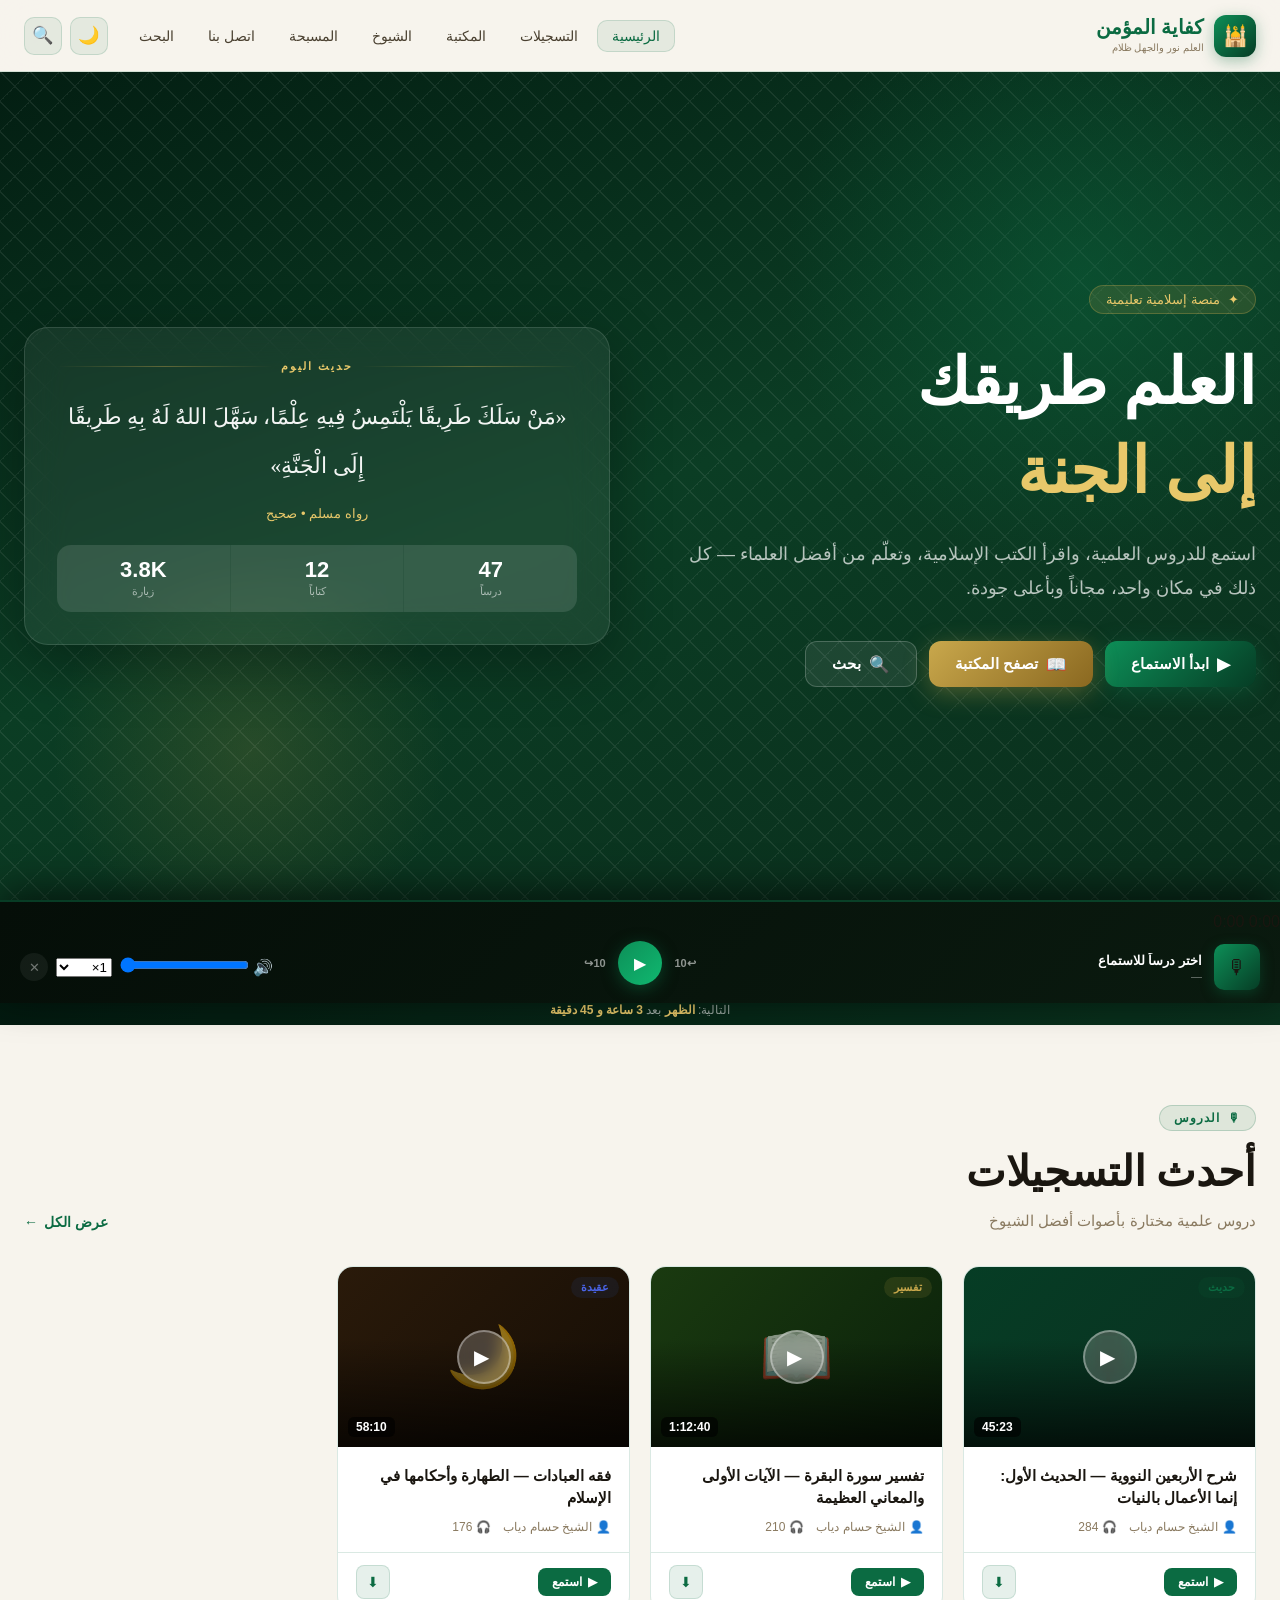
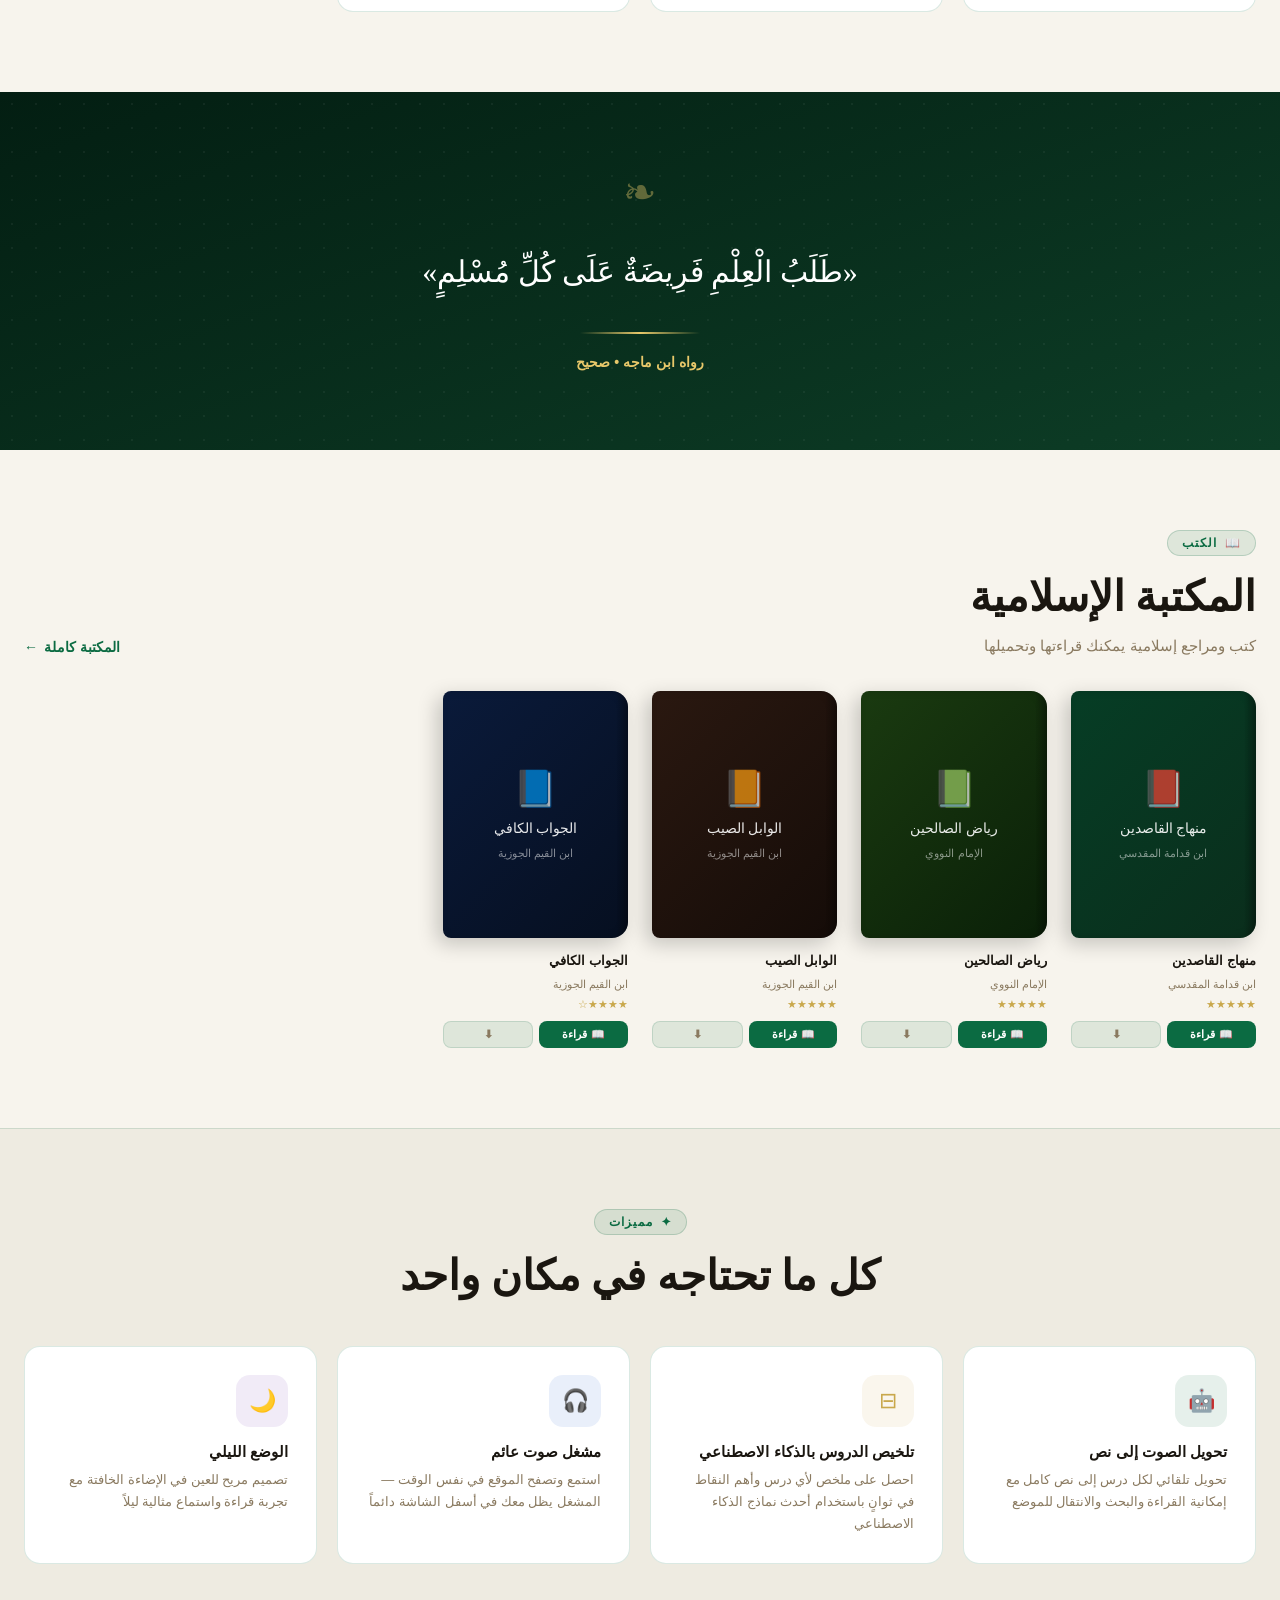
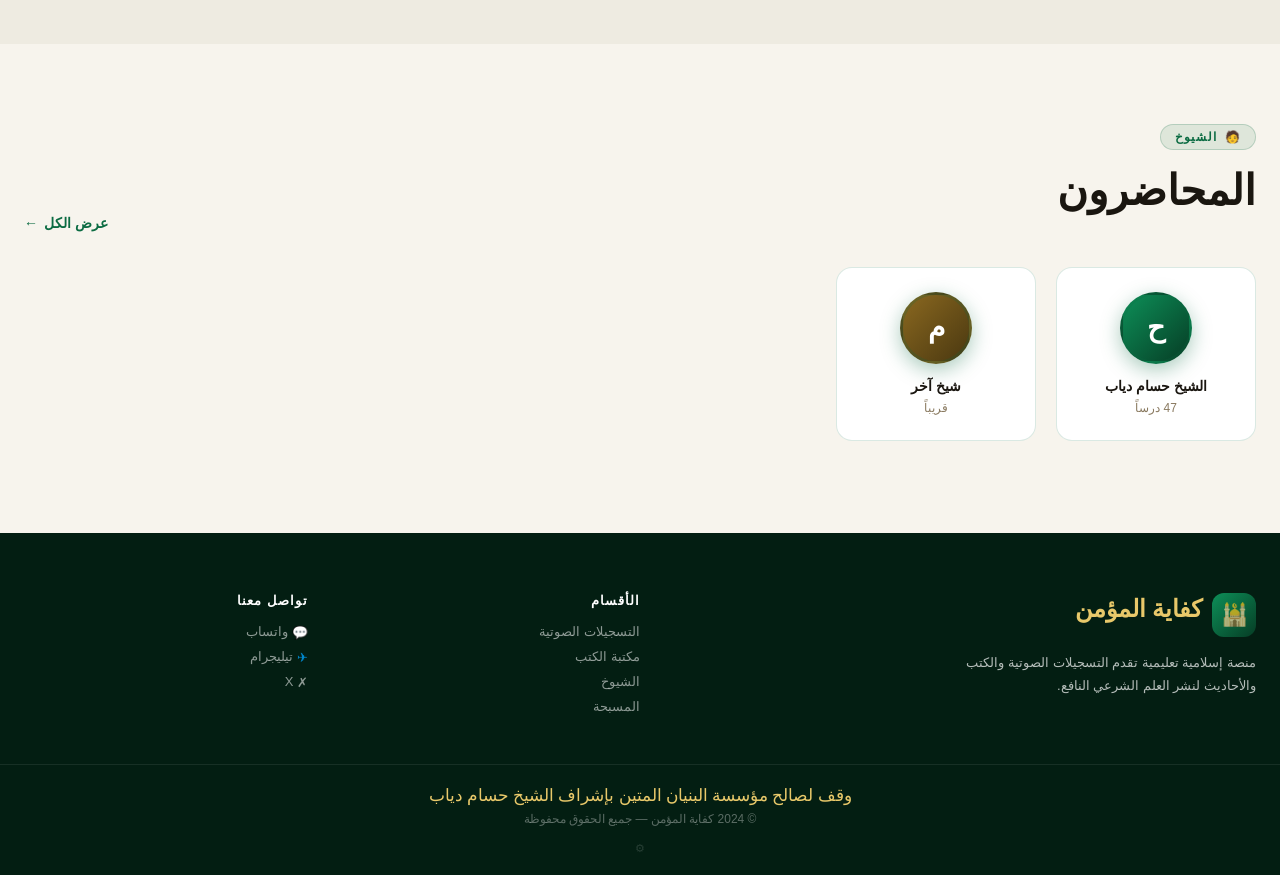
<file: index.html>
<!DOCTYPE html>
<html lang="ar" dir="rtl">
<head>
<meta charset="UTF-8">
<meta name="viewport" content="width=device-width, initial-scale=1.0">
<meta http-equiv="Content-Security-Policy" content="default-src 'self'; script-src 'self' 'unsafe-inline'; style-src 'self' 'unsafe-inline' https://fonts.googleapis.com; font-src 'self' https://fonts.gstatic.com data:; img-src 'self' data: blob: https: https://res.cloudinary.com https://qfmsplotijbnwderzbkv.supabase.co; media-src 'self' blob: https://res.cloudinary.com https://qfmsplotijbnwderzbkv.supabase.co; connect-src 'self' https://qfmsplotijbnwderzbkv.supabase.co https://api.groq.com https://api.cloudinary.com https://api.aladhan.com; worker-src 'self' blob:; base-uri 'self'; form-action 'self'">
<title>كفاية المؤمن</title>
<script>(function(){var t=localStorage.getItem('theme');if(t==='dark')document.documentElement.setAttribute('data-theme','dark');})()</script>
<link rel="stylesheet" href="styles.css">
<link href="https://fonts.googleapis.com/css2?family=Amiri+Quran&family=Amiri:ital,wght@0,400;0,700;1,400&family=Tajawal:wght@300;400;500;700;800;900&family=Noto+Naskh+Arabic:wght@400;500;600;700&display=swap" rel="stylesheet">

</head>
<body>

<!-- NAV -->
<nav id="main-nav">
  <div class="nav-inner">
    <div class="nav-logo" onclick="window.location.href=window.location.pathname" style="cursor:pointer">
      <div class="nav-logo-icon">🕌</div>
      <div class="nav-logo-text">
        <h1>كفاية المؤمن</h1>
        <span>العلم نور والجهل ظلام</span>
      </div>
    </div>
    <div class="nav-links">
      <div class="nav-link active" onclick="showPage('home',this)">الرئيسية</div>
      <div class="nav-link" onclick="showPage('audios',this)">التسجيلات</div>
      <div class="nav-link" onclick="showPage('books',this)">المكتبة</div>
      <div class="nav-link" onclick="showPage('sheikhs-page',this)">الشيوخ</div>
      <div class="nav-link" onclick="showPage('tasbih-page',this)">المسبحة</div>
      <div class="nav-link" onclick="openContactModal()">اتصل بنا</div>
      <div class="nav-link" onclick="showPage('search-page',this)">البحث</div>
    </div>
    <div class="nav-actions">
      <div class="nav-btn" onclick="toggleDark()" id="dark-toggle" title="الوضع الليلي"><span class="ic">🌙</span></div>
      <div class="nav-btn" onclick="showPage('search-page',null)" title="بحث"><span class="ic">🔍</span></div>
      <div class="nav-btn nav-menu-btn" onclick="openMobileNav()"><span class="ic">☰</span></div>
    </div>
  </div>
</nav>

<!-- MOBILE NAV -->
<div class="overlay-bg" id="mob-overlay" onclick="closeMobileNav()"></div>
<div class="mobile-nav" id="mobile-nav">
  <button class="mobile-close" onclick="closeMobileNav()"><span class="ic">✕</span></button>
  <div class="mobile-nav-link active" onclick="showPage('home');closeMobileNav()"><span class="ic">🏠</span> الرئيسية</div>
  <div class="mobile-nav-link" onclick="showPage('audios');closeMobileNav()"><span class="ic">🎙</span> التسجيلات</div>
  <div class="mobile-nav-link" onclick="showPage('books');closeMobileNav()"><span class="ic">📖</span> المكتبة</div>
  <div class="mobile-nav-link" onclick="showPage('sheikhs-page');closeMobileNav()"><span class="ic">🧑</span> الشيوخ</div>
  <div class="mobile-nav-link" onclick="showPage('tasbih-page');closeMobileNav()"><span class="ic">📿</span> المسبحة</div>
  <div class="mobile-nav-link" onclick="showPage('search-page');closeMobileNav()"><span class="ic">🔍</span> البحث</div>
</div>

<!-- ══════════════════════════════════
         HOME PAGE
══════════════════════════════════ -->
<div class="page active" id="page-home">

  <!-- HERO -->
  <section class="hero">
    <div class="hero-pattern"></div>
    <div class="hero-glow"></div>
    <div class="hero-glow2"></div>
    <div class="hero-inner">
      <div class="hero-content">
        <div class="hero-badge"><span class="ic">✦</span> منصة إسلامية تعليمية</div>
        <h1 class="hero-title">
          العلم طريقك
          <em>إلى الجنة</em>
        </h1>
        <p class="hero-desc">استمع للدروس العلمية، واقرأ الكتب الإسلامية، وتعلّم من أفضل العلماء — كل ذلك في مكان واحد، مجاناً وبأعلى جودة.</p>
        <div class="hero-btns">
          <button class="btn btn-primary" onclick="showPage('audios')"><span class="ic">▶</span> ابدأ الاستماع</button>
          <button class="btn btn-gold" onclick="showPage('books')"><span class="ic">📖</span> تصفح المكتبة</button>
          <button class="btn btn-outline" onclick="showPage('search-page')"><span class="ic">🔍</span> بحث</button>
        </div>
      </div>
      <div class="hero-card">
        <div class="hero-hadith-label">حديث اليوم</div>
        <p class="hero-hadith-text">«مَنْ سَلَكَ طَرِيقًا يَلْتَمِسُ فِيهِ عِلْمًا، سَهَّلَ اللهُ لَهُ بِهِ طَرِيقًا إِلَى الْجَنَّةِ»</p>
        <p class="hero-hadith-src">رواه مسلم • صحيح</p>
        <div class="hero-stats">
          <div class="hero-stat"><strong>47</strong><span>درساً</span></div>
          <div class="hero-stat"><strong>12</strong><span>كتاباً</span></div>
          <div class="hero-stat"><strong>3.8K</strong><span>زيارة</span></div>
        </div>
      </div>
    </div>
  </section>

  <!-- PRAYER TIMES -->
  <div class="prayer-bar" id="prayer-bar-section">
    <div class="prayer-inner">
      <div class="prayer-title"><span class="ic">🕌</span> مواقيت الصلاة</div>
      <div class="prayer-times" id="prayer-times-wrap">
        <div class="prayer-loading">جارٍ تحميل المواقيت...</div>
      </div>
      <div style="display:flex;align-items:center;gap:10px;margin-right:auto;flex-wrap:wrap">
        <div class="prayer-location" id="prayer-location-label"><span class="ic">📍</span> <span id="prayer-city-name">دمشق</span></div>
        <button class="prayer-change-btn" onclick="openPrayerModal()" title="تغيير المدينة">
          <span class="ic">⚙</span> تغيير
        </button>
        <button class="prayer-gps-btn" onclick="getPrayerByGPS()" id="gps-btn" title="موقعي الحالي">
          <span class="ic">📍</span> موقعي
        </button>
      </div>
    </div>
    <!-- Countdown -->
    <div style="background:rgba(0,0,0,0.2);text-align:center;padding:8px;font-size:12px;color:rgba(255,255,255,0.6)" id="prayer-countdown-bar">
      التالية: <strong id="next-prayer-name" style="color:var(--gold2)">—</strong> بعد <strong id="next-prayer-countdown" style="color:var(--gold2)">—</strong>
    </div>
  </div>

  <!-- PRAYER CITY MODAL -->
  <div class="modal-overlay" id="prayer-modal" style="z-index:500">
    <div class="modal" style="max-width:460px">
      <div class="modal-header" style="border-bottom:1px solid var(--border);padding-bottom:16px;margin-bottom:20px">
        <h3 style="font-size:17px;font-weight:700;display:flex;align-items:center;gap:8px"><span class="ic">🕌</span> اختر مدينتك</h3>
        <button onclick="closePrayerModal()" style="background:none;border:none;font-size:18px;cursor:pointer;color:var(--text3)">✕</button>
      </div>

      <!-- GPS Option -->
      <div id="gps-option" style="background:rgba(11,107,66,0.08);border:1px solid rgba(11,107,66,0.2);border-radius:12px;padding:16px;margin-bottom:16px;display:flex;align-items:center;gap:12px;cursor:pointer;transition:all .2s" onclick="getPrayerByGPS();closePrayerModal()">
        <div style="width:44px;height:44px;border-radius:12px;background:var(--em);display:flex;align-items:center;justify-content:center;font-size:20px;flex-shrink:0">📍</div>
        <div>
          <strong style="display:block;font-size:14px;margin-bottom:3px">استخدام موقعي الحالي</strong>
          <span style="font-size:12px;color:var(--text3)">يحدد موقعك تلقائياً ويعطيك مواقيت دقيقة</span>
        </div>
        <span style="margin-right:auto;font-size:18px">←</span>
      </div>

      <!-- Search -->
      <div style="position:relative;margin-bottom:14px">
        <input type="text" id="city-search-input" placeholder="ابحث عن مدينة..." oninput="filterCities()" 
          style="width:100%;padding:11px 40px 11px 14px;border:1px solid var(--border);border-radius:10px;background:var(--bg2);color:var(--text);font-family:'Tajawal',sans-serif;font-size:14px;outline:none">
        <span style="position:absolute;right:14px;top:50%;transform:translateY(-50%);color:var(--text3)">🔍</span>
      </div>

      <!-- Cities Grid -->
      <div id="cities-grid" style="display:grid;grid-template-columns:1fr 1fr;gap:8px;max-height:320px;overflow-y:auto;padding-left:4px"></div>
    </div>
  </div>

  <!-- LATEST AUDIOS -->
  <div class="section fade-up">
    <div class="sec-head-row">
      <div>
        <div class="sec-label"><span class="ic">🎙</span> الدروس</div>
        <h2 class="sec-title">أحدث التسجيلات</h2>
        <p class="sec-sub">دروس علمية مختارة بأصوات أفضل الشيوخ</p>
      </div>
      <div class="link-more" onclick="showPage('audios')">عرض الكل <span class="ic">←</span></div>
    </div>
    <div class="audios-grid">
      <!-- Card 1 -->
      <div class="audio-card" onclick="showAudioDetail()">
        <div class="audio-thumb">
          <div class="audio-thumb-inner">🎙</div>
          <div class="audio-thumb-overlay"></div>
          <div class="audio-play-btn"><span class="ic">▶</span></div>
          <div class="audio-duration">45:23</div>
          <div class="audio-cat"><span class="badge badge-green">حديث</span></div>
        </div>
        <div class="audio-body">
          <h3>شرح الأربعين النووية — الحديث الأول: إنما الأعمال بالنيات</h3>
          <div class="audio-meta">
            <span><span class="ic">👤</span> الشيخ حسام دياب</span>
            <span><span class="ic">🎧</span> 284</span>
          </div>
        </div>
        <div class="audio-footer">
          <button class="btn-play-small" onclick="event.stopPropagation();showToast('يتم تحميل الدرس من قاعدة البيانات...','success')"><span class="ic">▶</span> استمع</button>
          <button class="btn-download" title="تحميل" onclick="event.stopPropagation();showToast('أضف الملف في لوحة التحكم أولاً','error')"><span class="ic">⬇</span></button>
        </div>
      </div>
      <!-- Card 2 -->
      <div class="audio-card">
        <div class="audio-thumb" style="background:linear-gradient(135deg,#1a3a10,#0a200a)">
          <div class="audio-thumb-inner">📖</div>
          <div class="audio-thumb-overlay"></div>
          <div class="audio-play-btn"><span class="ic">▶</span></div>
          <div class="audio-duration">1:12:40</div>
          <div class="audio-cat"><span class="badge badge-gold">تفسير</span></div>
        </div>
        <div class="audio-body">
          <h3>تفسير سورة البقرة — الآيات الأولى والمعاني العظيمة</h3>
          <div class="audio-meta">
            <span><span class="ic">👤</span> الشيخ حسام دياب</span>
            <span><span class="ic">🎧</span> 210</span>
          </div>
        </div>
        <div class="audio-footer">
          <button class="btn-play-small" onclick="showToast('يتم تحميل الدرس من قاعدة البيانات...','success')"><span class="ic">▶</span> استمع</button>
          <button class="btn-download" onclick="showToast('أضف الملف في لوحة التحكم أولاً','error')"><span class="ic">⬇</span></button>
        </div>
      </div>
      <!-- Card 3 -->
      <div class="audio-card">
        <div class="audio-thumb" style="background:linear-gradient(135deg,#2a1a0a,#150d05)">
          <div class="audio-thumb-inner">🌙</div>
          <div class="audio-thumb-overlay"></div>
          <div class="audio-play-btn"><span class="ic">▶</span></div>
          <div class="audio-duration">58:10</div>
          <div class="audio-cat"><span class="badge badge-blue">عقيدة</span></div>
        </div>
        <div class="audio-body">
          <h3>فقه العبادات — الطهارة وأحكامها في الإسلام</h3>
          <div class="audio-meta">
            <span><span class="ic">👤</span> الشيخ حسام دياب</span>
            <span><span class="ic">🎧</span> 176</span>
          </div>
        </div>
        <div class="audio-footer">
          <button class="btn-play-small" onclick="showToast('يتم تحميل الدرس من قاعدة البيانات...','success')"><span class="ic">▶</span> استمع</button>
          <button class="btn-download" onclick="showToast('أضف الملف في لوحة التحكم أولاً','error')"><span class="ic">⬇</span></button>
        </div>
      </div>
    </div>
  </div>

  <!-- HADITH SECTION -->
  <div class="hadith-section">
    <div class="hadith-pattern"></div>
    <div class="hadith-inner">
      <div class="hadith-ornament">❧</div>
      <p class="hadith-text">«طَلَبُ الْعِلْمِ فَرِيضَةٌ عَلَى كُلِّ مُسْلِمٍ»</p>
      <div class="hadith-divider"></div>
      <p class="hadith-source">رواه ابن ماجه • صحيح</p>
    </div>
  </div>

  <!-- BOOKS SECTION -->
  <div class="section fade-up">
    <div class="sec-head-row">
      <div>
        <div class="sec-label"><span class="ic">📖</span> الكتب</div>
        <h2 class="sec-title">المكتبة الإسلامية</h2>
        <p class="sec-sub">كتب ومراجع إسلامية يمكنك قراءتها وتحميلها</p>
      </div>
      <div class="link-more" onclick="showPage('books')">المكتبة كاملة <span class="ic">←</span></div>
    </div>
    <div class="books-grid">
      <div class="book-card">
        <div class="book-cover-wrap">
          <div class="book-cover">
            <div class="book-cover-inner">
              <div class="book-icon">📕</div>
              <div class="book-cover-title">منهاج القاصدين</div>
              <div class="book-cover-author">ابن قدامة المقدسي</div>
            </div>
          </div>
        </div>
        <div class="book-info">
          <h4>منهاج القاصدين</h4>
          <span>ابن قدامة المقدسي</span>
          <div class="book-stars">★★★★★</div>
          <div class="book-actions">
            <button class="book-btn book-btn-read"><span class="ic">📖</span> قراءة</button>
            <button class="book-btn book-btn-dl" onclick="showToast('أضف الملف في لوحة التحكم أولاً','error')"><span class="ic">⬇</span></button>
          </div>
        </div>
      </div>
      <div class="book-card">
        <div class="book-cover-wrap">
          <div class="book-cover" style="background:linear-gradient(135deg,#1a3a10,#0a2008)">
            <div class="book-cover-inner">
              <div class="book-icon">📗</div>
              <div class="book-cover-title">رياض الصالحين</div>
              <div class="book-cover-author">الإمام النووي</div>
            </div>
          </div>
        </div>
        <div class="book-info">
          <h4>رياض الصالحين</h4>
          <span>الإمام النووي</span>
          <div class="book-stars">★★★★★</div>
          <div class="book-actions">
            <button class="book-btn book-btn-read"><span class="ic">📖</span> قراءة</button>
            <button class="book-btn book-btn-dl" onclick="showToast('أضف الملف في لوحة التحكم أولاً','error')"><span class="ic">⬇</span></button>
          </div>
        </div>
      </div>
      <div class="book-card">
        <div class="book-cover-wrap">
          <div class="book-cover" style="background:linear-gradient(135deg,#2a1810,#150c08)">
            <div class="book-cover-inner">
              <div class="book-icon">📙</div>
              <div class="book-cover-title">الوابل الصيب</div>
              <div class="book-cover-author">ابن القيم الجوزية</div>
            </div>
          </div>
        </div>
        <div class="book-info">
          <h4>الوابل الصيب</h4>
          <span>ابن القيم الجوزية</span>
          <div class="book-stars">★★★★★</div>
          <div class="book-actions">
            <button class="book-btn book-btn-read"><span class="ic">📖</span> قراءة</button>
            <button class="book-btn book-btn-dl" onclick="showToast('أضف الملف في لوحة التحكم أولاً','error')"><span class="ic">⬇</span></button>
          </div>
        </div>
      </div>
      <div class="book-card">
        <div class="book-cover-wrap">
          <div class="book-cover" style="background:linear-gradient(135deg,#0a1a3a,#060f20)">
            <div class="book-cover-inner">
              <div class="book-icon">📘</div>
              <div class="book-cover-title">الجواب الكافي</div>
              <div class="book-cover-author">ابن القيم الجوزية</div>
            </div>
          </div>
        </div>
        <div class="book-info">
          <h4>الجواب الكافي</h4>
          <span>ابن القيم الجوزية</span>
          <div class="book-stars">★★★★☆</div>
          <div class="book-actions">
            <button class="book-btn book-btn-read"><span class="ic">📖</span> قراءة</button>
            <button class="book-btn book-btn-dl" onclick="showToast('أضف الملف في لوحة التحكم أولاً','error')"><span class="ic">⬇</span></button>
          </div>
        </div>
      </div>
    </div>
  </div>

  <!-- FEATURES -->
  <div style="background:var(--bg2);padding:80px 0;border-top:1px solid var(--border)">
    <div class="section" style="padding-top:0;padding-bottom:0">
      <div class="sec-head" style="text-align:center">
        <div class="sec-label" style="margin:0 auto 12px"><span class="ic">✦</span> مميزات</div>
        <h2 class="sec-title">كل ما تحتاجه في مكان واحد</h2>
      </div>
      <div class="features-grid">
        <div class="feature-card">
          <div class="feature-icon fi-green"><span class="ic">🤖</span></div>
          <h3>تحويل الصوت إلى نص</h3>
          <p>تحويل تلقائي لكل درس إلى نص كامل مع إمكانية القراءة والبحث والانتقال للموضع</p>
        </div>
        <div class="feature-card">
          <div class="feature-icon fi-gold"><span class="ic">⊟</span></div>
          <h3>تلخيص الدروس بالذكاء الاصطناعي</h3>
          <p>احصل على ملخص لأي درس وأهم النقاط في ثوانٍ باستخدام أحدث نماذج الذكاء الاصطناعي</p>
        </div>
        <div class="feature-card">
          <div class="feature-icon fi-blue"><span class="ic">🎧</span></div>
          <h3>مشغل صوت عائم</h3>
          <p>استمع وتصفح الموقع في نفس الوقت — المشغل يظل معك في أسفل الشاشة دائماً</p>
        </div>
        <div class="feature-card">
          <div class="feature-icon fi-purple"><span class="ic">🌙</span></div>
          <h3>الوضع الليلي</h3>
          <p>تصميم مريح للعين في الإضاءة الخافتة مع تجربة قراءة واستماع مثالية ليلاً</p>
        </div>
      </div>
    </div>
  </div>

  <!-- SHEIKHS PREVIEW -->
  <div class="section fade-up">
    <div class="sec-head-row">
      <div>
        <div class="sec-label"><span class="ic">🧑</span> الشيوخ</div>
        <h2 class="sec-title">المحاضرون</h2>
      </div>
      <div class="link-more" onclick="showPage('sheikhs-page')">عرض الكل <span class="ic">←</span></div>
    </div>
    <div class="sheikhs-grid">
      <div class="sheikh-card" onclick="showPage('sheikhs-page')">
        <div class="sheikh-avatar">ح</div>
        <h3>الشيخ حسام دياب</h3>
        <span>47 درساً</span>
      </div>
      <div class="sheikh-card">
        <div class="sheikh-avatar" style="background:linear-gradient(135deg,#8a6820,#4a3810)">م</div>
        <h3>شيخ آخر</h3>
        <span>قريباً</span>
      </div>
    </div>
  </div>

</div><!-- end home -->

<!-- ══════════════════════════════════
         AUDIOS PAGE
══════════════════════════════════ -->
<div class="page" id="page-audios">
  <div style="background:linear-gradient(160deg,var(--em-deep),#0b3d24);padding:60px 24px 40px">
    <div style="max-width:1280px;margin:0 auto">
      <div class="sec-label" style="margin-bottom:12px"><span class="ic">🎙</span> الدروس</div>
      <h1 style="font-family:'Amiri',serif;font-size:clamp(28px,4vw,44px);color:white;margin-bottom:12px">التسجيلات الصوتية</h1>
      <p style="color:rgba(255,255,255,0.6);font-size:15px">دروس ومحاضرات علمية متنوعة</p>
    </div>
  </div>
  <div class="section">
    <!-- Advanced Filters -->
    <div style="background:var(--card);border:1px solid var(--border);border-radius:14px;padding:16px 20px;margin-bottom:24px">
      <div style="display:flex;gap:10px;flex-wrap:wrap;align-items:center;margin-bottom:12px">
        <!-- بحث -->
        <div style="display:flex;align-items:center;gap:8px;background:var(--bg);border:1px solid var(--border);border-radius:10px;padding:9px 14px;flex:2;min-width:200px">
          <span class="ic" style="color:var(--text3)">🔍</span>
          <input id="filter-search" type="text" placeholder="البحث في التسجيلات..." oninput="applyAudioFilters()" style="border:none;background:none;font-family:'Tajawal',sans-serif;font-size:14px;color:var(--text);outline:none;flex:1">
        </div>
        <!-- فلتر الشيخ -->
        <select id="filter-sheikh" onchange="applyAudioFilters()" style="padding:10px 12px;background:var(--bg);border:1px solid var(--border);border-radius:10px;color:var(--text);font-family:'Tajawal',sans-serif;font-size:14px;outline:none;flex:1;min-width:140px">
          <option value="">👤 كل الشيوخ</option>
        </select>
        <!-- فلتر التصنيف -->
        <select id="filter-category" onchange="applyAudioFilters()" style="padding:10px 12px;background:var(--bg);border:1px solid var(--border);border-radius:10px;color:var(--text);font-family:'Tajawal',sans-serif;font-size:14px;outline:none;flex:1;min-width:140px">
          <option value="">🏷 كل التصنيفات</option>
        </select>
      </div>
      <div style="display:flex;gap:10px;flex-wrap:wrap;align-items:center">
        <!-- فلتر المدة -->
        <select id="filter-duration" onchange="applyAudioFilters()" style="padding:9px 12px;background:var(--bg);border:1px solid var(--border);border-radius:10px;color:var(--text);font-family:'Tajawal',sans-serif;font-size:13px;outline:none">
          <option value="">⏱ أي مدة</option>
          <option value="short">أقل من 30 دقيقة</option>
          <option value="medium">30 – 60 دقيقة</option>
          <option value="long">أكثر من 60 دقيقة</option>
        </select>
        <!-- الترتيب -->
        <select id="filter-sort" onchange="applyAudioFilters()" style="padding:9px 12px;background:var(--bg);border:1px solid var(--border);border-radius:10px;color:var(--text);font-family:'Tajawal',sans-serif;font-size:13px;outline:none">
          <option value="newest">🕐 الأحدث</option>
          <option value="popular">🎧 الأكثر استماعاً</option>
        </select>
        <!-- إعادة تعيين -->
        <button onclick="resetAudioFilters()" style="padding:9px 14px;background:transparent;border:1px solid var(--border);border-radius:10px;color:var(--text3);font-family:'Tajawal',sans-serif;font-size:13px;cursor:pointer">↺ إعادة تعيين</button>
      </div>
    </div>
    <div class="audios-grid">
      <!-- تُملأ ديناميكياً -->
    </div>
  </div>
</div>

<!-- ══════════════════════════════════
     AUDIO DETAIL PAGE
══════════════════════════════════ -->
<div class="page" id="page-audio-detail">
  <!-- Hero -->
  <div class="audio-detail-hero">
    <div class="audio-detail-inner">
      <div class="audio-detail-thumb" id="detail-thumb">🎙</div>
      <div class="audio-detail-info" style="flex:1">
        <span class="badge badge-green" id="detail-category" style="margin-bottom:12px">درس</span>
        <h1 id="detail-title">جارٍ التحميل...</h1>
        <div class="audio-detail-meta">
          <span id="detail-sheikh"><span class="ic">👤</span> —</span>
          <span id="detail-duration"><span class="ic">⏱</span> —</span>
          <span id="detail-plays"><span class="ic">🎧</span> 0 استماع</span>
          <span id="detail-date"><span class="ic">📅</span> —</span>
        </div>
        <div class="audio-detail-btns">
          <button class="btn btn-primary" id="detail-play-btn" onclick="detailPlayAudio()">
            <span class="ic">▶</span> استمع الآن
          </button>
          <button class="btn btn-gold" id="detail-download-btn" onclick="detailDownloadAudio()">
            <span class="ic">⬇</span> تحميل
          </button>
        </div>
      </div>
    </div>
  </div>

  <div style="max-width:1000px;margin:0 auto;padding:0 24px 80px">

    <!-- Now Playing indicator -->
    <div id="detail-now-playing" style="display:none;background:rgba(11,107,66,0.08);border:1px solid rgba(11,107,66,0.2);border-radius:14px;padding:14px 20px;margin:20px 0;display:flex;align-items:center;gap:12px">
      <div style="display:flex;gap:4px;align-items:flex-end;height:20px">
        <div class="eq-bar" style="width:3px;background:var(--em);border-radius:2px;animation:eqBar 0.8s ease-in-out infinite;animation-delay:0s"></div>
        <div class="eq-bar" style="width:3px;background:var(--em);border-radius:2px;animation:eqBar 0.8s ease-in-out infinite;animation-delay:0.2s"></div>
        <div class="eq-bar" style="width:3px;background:var(--em);border-radius:2px;animation:eqBar 0.8s ease-in-out infinite;animation-delay:0.4s"></div>
      </div>
      <span style="font-size:13px;font-weight:700;color:var(--em)">يتم التشغيل الآن في المشغل أدناه</span>
    </div>

    <!-- Share -->
    <div style="margin:24px 0 28px">
      <h3 style="font-size:15px;font-weight:700;margin-bottom:12px;display:flex;align-items:center;gap:8px">
        <span class="ic" style="color:var(--em)">↗</span> مشاركة الدرس
      </h3>
      <div class="share-btns">
        <button class="share-btn share-wa" onclick="shareLesson('wa')"><span class="ic">💬</span> واتساب</button>
        <button class="share-btn share-tg" onclick="shareLesson('tg')"><span class="ic">✈</span> تيليجرام</button>
        <button class="share-btn share-x"  onclick="shareLesson('x')"><span class="ic">✗</span> X</button>
        <button class="share-btn share-copy" onclick="copyLessonLink()"><span class="ic">🔗</span> نسخ الرابط</button>
      </div>
    </div>

    <!-- AI Tools -->
    <div style="margin-bottom:28px">
      <h3 style="font-size:15px;font-weight:700;margin-bottom:12px;display:flex;align-items:center;gap:8px">
        <span class="ic" style="color:var(--em)">🤖</span> أدوات الذكاء الاصطناعي
      </h3>
      <div class="ai-tools">
        <button class="ai-btn" onclick="showAIResult('summary')"><span class="ic">⊟</span> تلخيص الدرس</button>
        <button class="ai-btn" onclick="showAIResult('questions')"><span class="ic">❓</span> أسئلة مراجعة</button>
        <button class="ai-btn" onclick="showAIResult('article')"><span class="ic">📰</span> تحويل لمقال</button>
      </div>
      <div class="ai-result" id="ai-result">
        <h4><span class="ic">🤖</span> <span id="ai-result-title"></span></h4>
        <div id="ai-result-content"></div>
      </div>
    </div>

    <!-- Transcript -->
    <div>
      <h3 style="font-size:15px;font-weight:700;margin-bottom:12px;display:flex;align-items:center;gap:8px">
        <span class="ic" style="color:var(--em)">📄</span> نص الدرس
        <span style="font-size:12px;color:var(--text3);font-weight:400">(اضغط على أي جملة للانتقال إليها في المشغل)</span>
      </h3>
      <div class="transcript-box" id="transcript-box">
        <span style="color:var(--text3)">لا يوجد نص متاح لهذا الدرس</span>
      </div>
    </div>

  </div>
</div>

<!-- ══════════════════════════════════
     BOOKS PAGE
══════════════════════════════════ -->
<div class="page" id="page-books">
  <div style="background:linear-gradient(160deg,var(--em-deep),#0b3d24);padding:60px 24px 40px">
    <div style="max-width:1280px;margin:0 auto">
      <div class="sec-label" style="margin-bottom:12px"><span class="ic">📖</span> الكتب</div>
      <h1 style="font-family:'Amiri',serif;font-size:clamp(28px,4vw,44px);color:white;margin-bottom:12px">المكتبة الإسلامية</h1>
      <p style="color:rgba(255,255,255,0.6);font-size:15px">كتب ومراجع إسلامية للقراءة والتحميل</p>
    </div>
  </div>
  <div class="section">
    <div style="display:flex;gap:10px;flex-wrap:wrap;margin-bottom:28px">
      <div style="display:flex;align-items:center;gap:8px;background:var(--card);border:1px solid var(--border);border-radius:10px;padding:9px 14px;flex:1;min-width:200px">
        <span class="ic" style="color:var(--text3)">🔍</span>
        <input type="text" placeholder="البحث في الكتب..." style="border:none;background:none;font-family:'Tajawal',sans-serif;font-size:14px;color:var(--text);outline:none;flex:1">
      </div>
    </div>
    <div class="books-grid">
      <div class="book-card"><div class="book-cover-wrap"><div class="book-cover"><div class="book-cover-inner"><div class="book-icon">📕</div><div class="book-cover-title">منهاج القاصدين</div><div class="book-cover-author">ابن قدامة</div></div></div></div><div class="book-info"><h4>منهاج القاصدين</h4><span>ابن قدامة المقدسي</span><div class="book-stars">★★★★★</div><div class="book-actions"><button class="book-btn book-btn-read"><span class="ic">📖</span> قراءة</button><button class="book-btn book-btn-dl" onclick="showToast('أضف الملف في لوحة التحكم أولاً','error')"><span class="ic">⬇</span></button></div></div></div>
      <div class="book-card"><div class="book-cover-wrap"><div class="book-cover" style="background:linear-gradient(135deg,#1a3a10,#0a2008)"><div class="book-cover-inner"><div class="book-icon">📗</div><div class="book-cover-title">رياض الصالحين</div><div class="book-cover-author">الإمام النووي</div></div></div></div><div class="book-info"><h4>رياض الصالحين</h4><span>الإمام النووي</span><div class="book-stars">★★★★★</div><div class="book-actions"><button class="book-btn book-btn-read"><span class="ic">📖</span> قراءة</button><button class="book-btn book-btn-dl" onclick="showToast('أضف الملف في لوحة التحكم أولاً','error')"><span class="ic">⬇</span></button></div></div></div>
      <div class="book-card"><div class="book-cover-wrap"><div class="book-cover" style="background:linear-gradient(135deg,#2a1810,#150c08)"><div class="book-cover-inner"><div class="book-icon">📙</div><div class="book-cover-title">الوابل الصيب</div><div class="book-cover-author">ابن القيم</div></div></div></div><div class="book-info"><h4>الوابل الصيب</h4><span>ابن القيم الجوزية</span><div class="book-stars">★★★★★</div><div class="book-actions"><button class="book-btn book-btn-read"><span class="ic">📖</span> قراءة</button><button class="book-btn book-btn-dl" onclick="showToast('أضف الملف في لوحة التحكم أولاً','error')"><span class="ic">⬇</span></button></div></div></div>
      <div class="book-card"><div class="book-cover-wrap"><div class="book-cover" style="background:linear-gradient(135deg,#0a1a3a,#060f20)"><div class="book-cover-inner"><div class="book-icon">📘</div><div class="book-cover-title">الجواب الكافي</div><div class="book-cover-author">ابن القيم</div></div></div></div><div class="book-info"><h4>الجواب الكافي</h4><span>ابن القيم الجوزية</span><div class="book-stars">★★★★☆</div><div class="book-actions"><button class="book-btn book-btn-read"><span class="ic">📖</span> قراءة</button><button class="book-btn book-btn-dl" onclick="showToast('أضف الملف في لوحة التحكم أولاً','error')"><span class="ic">⬇</span></button></div></div></div>
      <div class="book-card"><div class="book-cover-wrap"><div class="book-cover" style="background:linear-gradient(135deg,#1a0a2a,#0d0615)"><div class="book-cover-inner"><div class="book-icon">📓</div><div class="book-cover-title">مدارج السالكين</div><div class="book-cover-author">ابن القيم</div></div></div></div><div class="book-info"><h4>مدارج السالكين</h4><span>ابن القيم الجوزية</span><div class="book-stars">★★★★★</div><div class="book-actions"><button class="book-btn book-btn-read"><span class="ic">📖</span> قراءة</button><button class="book-btn book-btn-dl" onclick="showToast('أضف الملف في لوحة التحكم أولاً','error')"><span class="ic">⬇</span></button></div></div></div>
    </div>
  </div>
</div>

<!-- ══════════════════════════════════
     SHEIKHS PAGE
══════════════════════════════════ -->
<div class="page" id="page-sheikhs-page">
  <div style="background:linear-gradient(160deg,var(--em-deep),#0b3d24);padding:60px 24px 40px">
    <div style="max-width:1280px;margin:0 auto">
      <div class="sec-label" style="margin-bottom:12px"><span class="ic">🧑</span> الشيوخ</div>
      <h1 style="font-family:'Amiri',serif;font-size:clamp(28px,4vw,44px);color:white">المحاضرون</h1>
    </div>
  </div>
  <div class="section">
    <div style="display:grid;grid-template-columns:repeat(auto-fill,minmax(280px,1fr));gap:24px">
      <div style="background:var(--card);border:1px solid var(--border);border-radius:var(--r);padding:32px;display:flex;gap:20px;align-items:center;cursor:pointer;transition:all .2s" class="sheikh-big-card">
        <div class="sheikh-avatar" style="width:80px;height:80px;font-size:32px;flex-shrink:0">ح</div>
        <div>
          <h3 style="font-size:18px;font-weight:700;margin-bottom:6px">الشيخ حسام دياب</h3>
          <p style="font-size:13px;color:var(--text3);line-height:1.7;margin-bottom:12px">عالم إسلامي ومحاضر في الفقه وأصوله والحديث النبوي الشريف</p>
          <div style="display:flex;gap:12px;font-size:13px;color:var(--text3)">
            <span><span class="ic" style="color:var(--em)">🎙</span> 47 درساً</span>
          </div>
        </div>
      </div>
    </div>
  </div>
</div>

<!-- ══════════════════════════════════
     TASBIH PAGE
══════════════════════════════════ -->
<div class="page" id="page-tasbih-page">
  <div style="background:linear-gradient(160deg,var(--em-deep),#0b3d24);padding:60px 24px 40px;text-align:center">
    <div class="sec-label" style="margin:0 auto 12px"><span class="ic">📿</span> المسبحة</div>
    <h1 style="font-family:'Amiri',serif;font-size:clamp(28px,4vw,44px);color:white">المسبحة الإلكترونية</h1>
  </div>
  <div class="tasbih-section">
    <div class="tasbih-inner">
      <div class="tasbih-phrases">
        <button class="phrase-btn active" onclick="setPhrase('سبحان الله',this)">سبحان الله</button>
        <button class="phrase-btn" onclick="setPhrase('الحمد لله',this)">الحمد لله</button>
        <button class="phrase-btn" onclick="setPhrase('الله أكبر',this)">الله أكبر</button>
        <button class="phrase-btn" onclick="setPhrase('لا إله إلا الله',this)">لا إله إلا الله</button>
        <button class="phrase-btn" onclick="setPhrase('اللهم صلِّ على محمد',this)">الصلاة على النبي</button>
      </div>
      <p class="tasbih-phrase" id="tasbih-phrase-display">سبحان الله</p>
      <div class="tasbih-counter pulse" onclick="countTasbih()" id="tasbih-counter">
        <div class="tasbih-counter-ring"></div>
        <div class="tasbih-num" id="tasbih-num">0</div>
        <div class="tasbih-label-inner">انقر للتسبيح</div>
      </div>
      <div style="margin:16px 0;font-size:13px;color:var(--text3)">
        <span id="tasbih-rounds">0</span> دورة مكتملة (كل 33)
      </div>
      <div class="tasbih-progress" id="tasbih-beads"></div>
      <div class="tasbih-btns" style="margin-top:20px">
        <button class="tasbih-btn tasbih-reset-btn" onclick="resetTasbih()"><span class="ic">↺</span> إعادة التعيين</button>
      </div>
    </div>
  </div>
</div>

<!-- ══════════════════════════════════
     SEARCH PAGE
══════════════════════════════════ -->
<div class="page" id="page-search-page">
  <div class="search-hero">
    <h2>ابحث في المحتوى</h2>
    <div class="search-big">
      <input type="text" placeholder="ابحث في الدروس والكتب والأحاديث..." id="main-search" oninput="doSearch()">
      <button><span class="ic">🔍</span></button>
    </div>
    <p style="color:rgba(255,255,255,0.4);font-size:13px;margin-top:12px">البحث يشمل عناوين الدروس والكتب والنصوص المحولة</p>
  </div>
  <div class="section" id="search-results">
    <p style="color:var(--text3);text-align:center;padding:40px 0">اكتب في مربع البحث للبدء</p>
  </div>
</div>

<!-- FLOATING PLAYER -->
<audio id="real-audio" preload="none"></audio>
<div class="floating-player" id="floating-player">
  <!-- Progress bar on top -->
  <div class="player-progress-wrap" style="padding-top:8px">
    <div class="player-progress-bar" id="progress-bar" onclick="seekProgress(event)">
      <div class="player-progress-fill" id="progress-fill"></div>
    </div>
    <div class="player-times" style="padding:3px 0 0;justify-content:space-between">
      <span id="player-cur">0:00</span>
      <span id="player-total">0:00</span>
    </div>
  </div>

  <div class="player-inner">
    <!-- Info -->
    <div class="player-info">
      <div class="player-thumb" id="player-thumb-el">🎙</div>
      <div class="player-title-wrap">
        <div class="player-title" id="player-title-el">اختر درساً للاستماع</div>
        <div class="player-sheikh" id="player-sheikh-el">—</div>
      </div>
    </div>

    <!-- Controls -->
    <div class="player-controls">
      <div class="player-btns">
        <button class="player-btn" id="player-prev-btn" onclick="playPrev()" title="الدرس السابق" style="display:none;font-size:13px">⏮</button>
        <button class="player-btn" onclick="skipAudio(-10)" title="10ث للخلف" style="font-size:11px;font-weight:700">↩10</button>
        <button class="player-btn player-btn-main" id="player-play-btn" onclick="togglePlay()">▶</button>
        <button class="player-btn" onclick="skipAudio(10)"  title="10ث للأمام" style="font-size:11px;font-weight:700">10↪</button>
        <button class="player-btn" id="player-next-btn" onclick="playNext()" title="الدرس التالي" style="display:none;font-size:13px">⏭</button>
      </div>
      <span id="player-playlist-counter" style="font-size:10px;color:var(--text3);margin-top:2px;display:block;text-align:center"></span>
    </div>

    <!-- Right: volume + speed + close -->
    <div class="player-right">
      <div class="player-vol-wrap">
        <span class="player-vol-icon" onclick="toggleMute()">🔊</span>
        <input class="player-vol-slider" type="range" min="0" max="1" step="0.05" value="1" oninput="setVolume(this.value)" id="vol-slider">
      </div>
      <select class="player-speed" onchange="setSpeed(this.value)" id="fp-speed">
        <option value="0.75">0.75×</option>
        <option value="1" selected>1×</option>
        <option value="1.25">1.25×</option>
        <option value="1.5">1.5×</option>
        <option value="2">2×</option>
      </select>
      <button class="player-close" onclick="closePlayer()" title="إغلاق">✕</button>
    </div>
  </div>
</div>

<!-- FOOTER -->
<footer id="main-footer">
  <div class="footer-inner">
    <div class="footer-brand">
      <div style="display:flex;align-items:center;gap:10px;margin-bottom:14px">
        <div style="width:44px;height:44px;border-radius:12px;background:linear-gradient(135deg,var(--em2),var(--em-dark));display:flex;align-items:center;justify-content:center;font-size:22px">🕌</div>
        <h2 style="font-family:'Amiri',serif;font-size:24px;color:var(--gold2)">كفاية المؤمن</h2>
      </div>
      <p>منصة إسلامية تعليمية تقدم التسجيلات الصوتية والكتب والأحاديث لنشر العلم الشرعي النافع.</p>
    </div>
    <div class="footer-col">
      <h4>الأقسام</h4>
      <a class="footer-link" onclick="showPage('audios')">التسجيلات الصوتية</a>
      <a class="footer-link" onclick="showPage('books')">مكتبة الكتب</a>
      <a class="footer-link" onclick="showPage('sheikhs-page')">الشيوخ</a>
      <a class="footer-link" onclick="showPage('tasbih-page')">المسبحة</a>
    </div>
    <div class="footer-col">
      <h4>تواصل معنا</h4>
      <a class="footer-link"><span class="ic" style="color:#25d366">💬</span> واتساب</a>
      <a class="footer-link"><span class="ic" style="color:#0088cc">✈</span> تيليجرام</a>
      <a class="footer-link"><span class="ic">✗</span> X</a>
    </div>
  </div>
  <div class="footer-bottom">
    <p class="footer-waqf">وقف لصالح مؤسسة البنيان المتين بإشراف الشيخ حسام دياب</p>
    <p class="footer-sub">© 2024 كفاية المؤمن — جميع الحقوق محفوظة</p>
    <a class="footer-admin-link" onclick="window.location.href='dashboard.html'">⚙</a>
  </div>
</footer>

<!-- TOAST -->
<div style="position:fixed;bottom:90px;right:24px;z-index:300" id="toast-wrap">
  <div id="main-toast" style="background:#0e1a12;border:1px solid rgba(201,168,76,0.3);border-radius:12px;padding:14px 20px;display:flex;align-items:center;gap:10px;font-size:14px;color:white;box-shadow:0 10px 40px rgba(0,0,0,0.4);transform:translateY(100px);opacity:0;transition:all .3s">
    <span id="toast-icon" style="color:#2dc77a;font-size:18px">✅</span>
    <span id="toast-text">تم</span>
  </div>
</div>


<!-- ═══════════════════════════════════════
     SUPABASE INTEGRATION
═══════════════════════════════════════ -->
<!-- CONTACT MODAL -->
<div class="modal-overlay" id="contact-modal" onclick="if(event.target===this)closeContactModal()" style="z-index:600">
  <div class="modal" style="max-width:580px">
    <div class="modal-header" style="border-bottom:1px solid var(--border);padding-bottom:16px;margin-bottom:20px">
      <h3 style="font-size:17px;font-weight:700;display:flex;align-items:center;gap:8px"><span class="ic">✉</span> اتصل بنا</h3>
      <button onclick="closeContactModal()" style="background:none;border:none;font-size:18px;cursor:pointer;color:var(--text3)">✕</button>
    </div>

    <div id="contact-success" style="display:none;background:rgba(11,107,66,0.1);border:1px solid rgba(11,107,66,0.3);border-radius:14px;padding:24px;text-align:center;margin-bottom:24px">
      <div style="font-size:48px;margin-bottom:12px">✅</div>
      <h3 style="font-size:18px;font-weight:700;color:var(--em);margin-bottom:8px">تم إرسال رسالتك بنجاح</h3>
      <p style="color:var(--text3);font-size:14px">سنرد عليك في أقرب وقت ممكن على بريدك الإلكتروني.</p>
      <button onclick="closeContactModal()" style="margin-top:16px;padding:10px 28px;background:var(--em);color:white;border:none;border-radius:10px;font-family:'Tajawal',sans-serif;font-size:14px;font-weight:700;cursor:pointer">إغلاق</button>
    </div>

    <div id="contact-form">
      <div style="display:grid;grid-template-columns:1fr 1fr;gap:16px;margin-bottom:16px">
        <div>
          <label style="display:block;font-size:13px;font-weight:700;margin-bottom:6px;color:var(--text2)">الاسم الكامل *</label>
          <input id="cf-name" type="text" placeholder="اسمك الكريم"
            style="width:100%;padding:11px 14px;border:1px solid var(--border);border-radius:10px;background:var(--bg2);color:var(--text);font-family:'Tajawal',sans-serif;font-size:14px;outline:none;transition:border-color .2s"
            onfocus="this.style.borderColor='var(--em)'" onblur="this.style.borderColor='var(--border)'">
        </div>
        <div>
          <label style="display:block;font-size:13px;font-weight:700;margin-bottom:6px;color:var(--text2)">البريد الإلكتروني *</label>
          <input id="cf-email" type="email" placeholder="example@gmail.com"
            style="width:100%;padding:11px 14px;border:1px solid var(--border);border-radius:10px;background:var(--bg2);color:var(--text);font-family:'Tajawal',sans-serif;font-size:14px;outline:none;transition:border-color .2s"
            onfocus="this.style.borderColor='var(--em)'" onblur="this.style.borderColor='var(--border)'">
        </div>
      </div>
      <div style="margin-bottom:16px">
        <label style="display:block;font-size:13px;font-weight:700;margin-bottom:6px;color:var(--text2)">الموضوع</label>
        <select id="cf-subject"
          style="width:100%;padding:11px 14px;border:1px solid var(--border);border-radius:10px;background:var(--bg2);color:var(--text);font-family:'Tajawal',sans-serif;font-size:14px;outline:none;cursor:pointer">
          <option>استفسار عام</option>
          <option>اقتراح تحسين</option>
          <option>الإبلاغ عن خطأ</option>
          <option>طلب محتوى</option>
          <option>تعاون وشراكة</option>
        </select>
      </div>
      <div style="margin-bottom:24px">
        <label style="display:block;font-size:13px;font-weight:700;margin-bottom:6px;color:var(--text2)">الرسالة *</label>
        <textarea id="cf-message" placeholder="اكتب رسالتك هنا..." rows="5"
          style="width:100%;padding:12px 14px;border:1px solid var(--border);border-radius:10px;background:var(--bg2);color:var(--text);font-family:'Tajawal',sans-serif;font-size:14px;resize:vertical;outline:none;transition:border-color .2s;line-height:1.7"
          onfocus="this.style.borderColor='var(--em)'" onblur="this.style.borderColor='var(--border)'"></textarea>
      </div>
      <button onclick="submitContact()" id="cf-submit"
        style="width:100%;padding:14px;background:linear-gradient(135deg,var(--em2),var(--em-dark));color:white;border:none;border-radius:12px;font-family:'Tajawal',sans-serif;font-size:16px;font-weight:700;cursor:pointer;transition:all .2s;box-shadow:0 6px 20px rgba(11,107,66,0.35)"
        onmouseover="this.style.transform='translateY(-2px)'" onmouseout="this.style.transform='translateY(0)'">
        <span class="ic">✉</span> إرسال الرسالة
      </button>
    </div>

    <!-- Contact info -->
    <div style="display:grid;grid-template-columns:repeat(auto-fit,minmax(160px,1fr));gap:12px;margin-top:20px;padding-top:20px;border-top:1px solid var(--border)">
      <div style="background:var(--bg2);border:1px solid var(--border);border-radius:12px;padding:14px;text-align:center">
        <div style="font-size:22px;margin-bottom:6px">✉</div>
        <p style="font-size:11px;color:var(--text3)" id="contact-email-display">majdameen86@gmail.com</p>
      </div>
      <div style="background:var(--bg2);border:1px solid var(--border);border-radius:12px;padding:14px;text-align:center" id="contact-wa-card" style="display:none">
        <div style="font-size:22px;margin-bottom:6px">💬</div>
        <p style="font-size:11px;color:var(--text3)" id="contact-wa-display">—</p>
      </div>
    </div>
  </div>
</div>

<script src="app.js"></script>
</body>
</html>
</file>
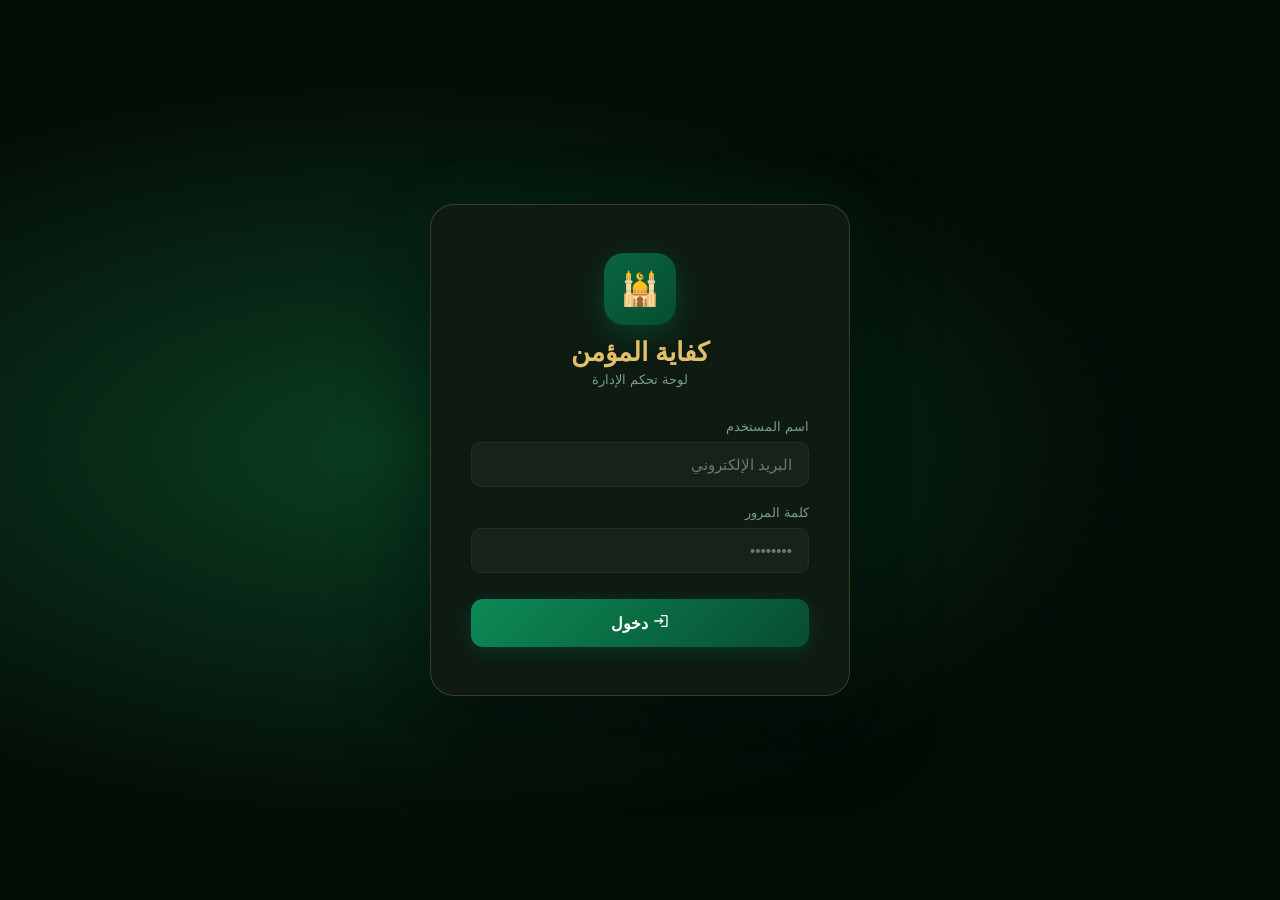
<file: dashboard.html>
<!DOCTYPE html>
<html lang="ar" dir="rtl">
<head>
<meta charset="UTF-8">
<meta name="viewport" content="width=device-width, initial-scale=1.0">
<meta http-equiv="Content-Security-Policy" content="default-src 'self'; script-src 'self' 'unsafe-inline'; style-src 'self' 'unsafe-inline' https://fonts.googleapis.com https://cdnjs.cloudflare.com; font-src 'self' https://fonts.gstatic.com https://cdnjs.cloudflare.com data:; img-src 'self' data: blob: https://res.cloudinary.com; media-src 'self' blob: https://res.cloudinary.com; connect-src 'self' https://qfmsplotijbnwderzbkv.supabase.co https://api.groq.com https://api.cloudinary.com; worker-src 'self' blob:; base-uri 'self'; form-action 'self'">
<title>لوحة التحكم — كفاية المؤمن</title>
<link rel="stylesheet" href="dashboard.css">
<link href="https://fonts.googleapis.com/css2?family=Tajawal:wght@300;400;500;700;800;900&family=Amiri:wght@400;700&display=swap" rel="stylesheet">
<link href="https://cdnjs.cloudflare.com/ajax/libs/font-awesome/6.5.0/css/all.min.css" rel="stylesheet" crossorigin="anonymous">
<link id="fa-backup" rel="stylesheet" crossorigin="anonymous">
<style id="fa-override">
/* If FA loads, the i tags render correctly. If not, ki-* SVGs fill the gaps. */
</style>
</head>
<body>

<!-- ══════════════ LOGIN ══════════════ -->
<div id="login-screen">
  <div class="login-box">
    <div class="login-logo">
      <div class="icon">🕌</div>
      <h1>كفاية المؤمن</h1>
      <p>لوحة تحكم الإدارة</p>
    </div>
    <div class="login-error" id="login-error"><svg width="18" height="18" viewBox="0 0 24 24" fill="currentColor"><path d="M12 2C6.48 2 2 6.48 2 12s4.48 10 10 10 10-4.48 10-10S17.52 2 12 2zm1 15h-2v-2h2v2zm0-4h-2V7h2v6z"/></svg> <span id="login-error-msg"></span></div>
    <div class="form-group">
      <label>اسم المستخدم</label>
      <input type="email" id="login-user" placeholder="البريد الإلكتروني" autocomplete="email">
    </div>
    <div class="form-group">
      <label>كلمة المرور</label>
      <input type="password" id="login-pass" placeholder="••••••••" autocomplete="current-password">
    </div>
    <button class="btn-login" id="login-btn" onclick="doLogin()">
      <svg width="1em" height="1em" viewBox="0 0 24 24" fill="currentColor"><path d="M11 7L9.6 8.4l2.6 2.6H2v2h10.2l-2.6 2.6L11 17l5-5-5-5zm9 12h-8v2h8c1.1 0 2-.9 2-2V5c0-1.1-.9-2-2-2h-8v2h8v14z"/></svg> دخول
    </button>

  </div>
</div>

<!-- ══════════════ APP ══════════════ -->
<div id="app">

  <!-- SIDEBAR -->
  <aside class="sidebar" id="sidebar">
    <div class="sidebar-header">
      <div class="sidebar-logo">🕌</div>
      <div class="sidebar-title">
        <h2>كفاية المؤمن</h2>
        <span>لوحة التحكم</span>
      </div>
    </div>
    <nav class="sidebar-nav">
      <div class="nav-section">
        <div class="nav-section-title">عام</div>
        <div class="nav-item active" onclick="showPage('dashboard',this)">
          <svg width="16" height="16" viewBox="0 0 24 24" fill="currentColor"><path d="M3 13h8V3H3v10zm0 8h8v-6H3v6zm10 0h8V11h-8v10zm0-18v6h8V3h-8z"/></svg>
          لوحة الإحصائيات
        </div>
      </div>
      <div class="nav-section">
        <div class="nav-section-title">المحتوى</div>
        <div class="nav-item" onclick="showPage('audios',this)">
          <svg width="16" height="16" viewBox="0 0 24 24" fill="currentColor"><path d="M12 15c1.66 0 3-1.34 3-3V6c0-1.66-1.34-3-3-3S9 4.34 9 6v6c0 1.66 1.34 3 3 3zm-1-9c0-.55.45-1 1-1s1 .45 1 1v6c0 .55-.45 1-1 1s-1-.45-1-1V6zm6 6c0 2.76-2.24 5-5 5s-5-2.24-5-5H5c0 3.53 2.61 6.43 6 6.92V21h2v-2.08c3.39-.49 6-3.39 6-6.92h-2z"/></svg>
          التسجيلات الصوتية
        </div>
        <div class="nav-item" onclick="showPage('books',this)">
          <svg width="16" height="16" viewBox="0 0 24 24" fill="currentColor"><path d="M18 2H6c-1.1 0-2 .9-2 2v16c0 1.1.9 2 2 2h12c1.1 0 2-.9 2-2V4c0-1.1-.9-2-2-2zM6 4h5v8l-2.5-1.5L6 12V4zm0 16V14l2.5-1.5L11 14v1h7v5H6z"/></svg>
          مكتبة الكتب
        </div>
        <div class="nav-item" onclick="showPage('hadiths',this)">
          <svg width="16" height="16" viewBox="0 0 24 24" fill="currentColor"><path d="M12 3c-4.97 0-9 4.03-9 9s4.03 9 9 9 9-4.03 9-9-4.03-9-9-9zm1 14h-2v-2h2v2zm0-4h-2V7h2v6z"/><path d="M12 2C6.48 2 2 6.48 2 12s4.48 10 10 10 10-4.48 10-10S17.52 2 12 2zm-2 14.5v-9l7 4.5-7 4.5z"/><path d="M11.5 2C6.81 2 3 5.81 3 10.5S6.81 19 11.5 19h.5v3c4.86-2.34 8-7 8-11.5C20 5.81 16.19 2 11.5 2zm2.5 12.5h-2v-2h2v2zm0-4h-2v-4h2v4z"/></svg>
          الأحاديث والأدعية
        </div>
        <div class="nav-item" onclick="showPage('sheikhs',this)">
          <svg width="16" height="16" viewBox="0 0 24 24" fill="currentColor"><path d="M12 12c2.21 0 4-1.79 4-4s-1.79-4-4-4-4 1.79-4 4 1.79 4 4 4zm0 2c-2.67 0-8 1.34-8 4v2h16v-2c0-2.66-5.33-4-8-4z"/></svg>
          الشيوخ
        </div>
        <div class="nav-item" onclick="showPage('categories',this)">
          <svg width="16" height="16" viewBox="0 0 24 24" fill="currentColor"><path d="M17.63 5.84C17.27 5.33 16.67 5 16 5L5 5.01C3.9 5.01 3 5.9 3 7v10c0 1.1.9 1.99 2 1.99L16 19c.67 0 1.27-.33 1.63-.84L22 12l-4.37-6.16z"/></svg>
          التصنيفات
        </div>
      </div>
      <div class="nav-section">
        <div class="nav-section-title">إعدادات</div>
        <div class="nav-item" onclick="showPage('visibility',this)">
          <svg width="16" height="16" viewBox="0 0 24 24" fill="currentColor"><path d="M12 4.5C7 4.5 2.73 7.61 1 12c1.73 4.39 6 7.5 11 7.5s9.27-3.11 11-7.5c-1.73-4.39-6-7.5-11-7.5zM12 17c-2.76 0-5-2.24-5-5s2.24-5 5-5 5 2.24 5 5-2.24 5-5 5zm0-8c-1.66 0-3 1.34-3 3s1.34 3 3 3 3-1.34 3-3-1.34-3-3-3z"/></svg>
          إظهار / إخفاء
        </div>
        <div class="nav-item" onclick="showPage('settings',this)">
          <svg width="16" height="16" viewBox="0 0 24 24" fill="currentColor"><path d="M19.14 12.94c.04-.3.06-.61.06-.94 0-.32-.02-.64-.07-.94l2.03-1.58c.18-.14.23-.41.12-.61l-1.92-3.32c-.12-.22-.37-.29-.59-.22l-2.39.96c-.5-.38-1.03-.7-1.62-.94l-.36-2.54c-.04-.24-.24-.41-.48-.41h-3.84c-.24 0-.43.17-.47.41l-.36 2.54c-.59.24-1.13.57-1.62.94l-2.39-.96c-.22-.08-.47 0-.59.22L2.74 8.87c-.12.21-.08.47.12.61l2.03 1.58c-.05.3-.09.63-.09.94s.02.64.07.94l-2.03 1.58c-.18.14-.23.41-.12.61l1.92 3.32c.12.22.37.29.59.22l2.39-.96c.5.38 1.03.7 1.62.94l.36 2.54c.05.24.24.41.48.41h3.84c.24 0 .44-.17.47-.41l.36-2.54c.59-.24 1.13-.56 1.62-.94l2.39.96c.22.08.47 0 .59-.22l1.92-3.32c.12-.22.07-.47-.12-.61l-2.01-1.58zM12 15.6c-1.98 0-3.6-1.62-3.6-3.6s1.62-3.6 3.6-3.6 3.6 1.62 3.6 3.6-1.62 3.6-3.6 3.6z"/></svg>
          إعدادات الموقع
        </div>
        <div class="nav-item" onclick="showPage('about',this)">
          <svg width="16" height="16" viewBox="0 0 24 24" fill="currentColor"><path d="M12 2C6.48 2 2 6.48 2 12s4.48 10 10 10 10-4.48 10-10S17.52 2 12 2zm1 15h-2v-6h2v6zm0-8h-2V7h2v2z"/></svg>
          من نحن
        </div>
      </div>
    </nav>
    <div class="sidebar-footer">
      <div class="user-card">
        <div class="user-avatar">م</div>
        <div class="user-info">
          <strong id="admin-name">المدير العام</strong>
          <span id="admin-email"><a href="/cdn-cgi/l/email-protection" class="__cf_email__" data-cfemail="d3b2b7bebabd93b8bab5b2aab2a7fdb0bcbe">[email&#160;protected]</a></span>
        </div>
        <button class="btn-logout" onclick="doLogout()" title="خروج">
          <svg width="16" height="16" viewBox="0 0 24 24" fill="currentColor"><path d="M17 7l-1.41 1.41L18.17 11H8v2h10.17l-2.58 2.58L17 17l5-5-5-5zM4 5h8V3H4c-1.1 0-2 .9-2 2v14c0 1.1.9 2 2 2h8v-2H4V5z"/></svg>
        </button>
      </div>
    </div>
  </aside>

  <div class="mobile-overlay" id="overlay" onclick="closeSidebar()"></div>

  <!-- MAIN -->
  <main class="main">
    <header class="topbar">
      <button class="menu-toggle" onclick="toggleSidebar()"><svg width="20" height="20" viewBox="0 0 24 24" fill="currentColor"><path d="M3 18h18v-2H3v2zm0-5h18v-2H3v2zm0-7v2h18V6H3z"/></svg></button>
      <div>
        <div class="topbar-title" id="topbar-title">لوحة الإحصائيات</div>
        <div class="topbar-subtitle" id="topbar-sub">مرحباً بك</div>
      </div>
      <div class="topbar-actions">
        <div class="btn-icon" title="معاينة الموقع" onclick="window.open('index.html','_blank')">
          <svg width="15" height="15" viewBox="0 0 24 24" fill="currentColor"><path d="M19 19H5V5h7V3H5c-1.11 0-2 .9-2 2v14c0 1.1.89 2 2 2h14c1.1 0 2-.9 2-2v-7h-2v7zM14 3v2h3.59l-9.83 9.83 1.41 1.41L19 6.41V10h2V3h-7z"/></svg>
        </div>
        <div class="btn-icon" onclick="showPage('settings',null)" title="الإعدادات">
          <svg width="15" height="15" viewBox="0 0 24 24" fill="currentColor"><path d="M19.14 12.94c.04-.3.06-.61.06-.94 0-.32-.02-.64-.07-.94l2.03-1.58c.18-.14.23-.41.12-.61l-1.92-3.32c-.12-.22-.37-.29-.59-.22l-2.39.96c-.5-.38-1.03-.7-1.62-.94l-.36-2.54c-.04-.24-.24-.41-.48-.41h-3.84c-.24 0-.43.17-.47.41l-.36 2.54c-.59.24-1.13.57-1.62.94l-2.39-.96c-.22-.08-.47 0-.59.22L2.74 8.87c-.12.21-.08.47.12.61l2.03 1.58c-.05.3-.09.63-.09.94s.02.64.07.94l-2.03 1.58c-.18.14-.23.41-.12.61l1.92 3.32c.12.22.37.29.59.22l2.39-.96c.5.38 1.03.7 1.62.94l.36 2.54c.05.24.24.41.48.41h3.84c.24 0 .44-.17.47-.41l.36-2.54c.59-.24 1.13-.56 1.62-.94l2.39.96c.22.08.47 0 .59-.22l1.92-3.32c.12-.22.07-.47-.12-.61l-2.01-1.58zM12 15.6c-1.98 0-3.6-1.62-3.6-3.6s1.62-3.6 3.6-3.6 3.6 1.62 3.6 3.6-1.62 3.6-3.6 3.6z"/></svg>
        </div>
      </div>
    </header>

    <!-- ══ DASHBOARD ══ -->
    <div class="page-content active" id="page-dashboard">
      <div class="section-header">
        <div>
          <h2>مرحباً بك 👋</h2>
          <p>إليك ملخص أداء الموقع</p>
        </div>
        <button class="btn btn-primary btn-sm" onclick="loadDashboard()"><svg width="14" height="14" viewBox="0 0 24 24" fill="currentColor"><path d="M12 6v3l4-4-4-4v3c-4.42 0-8 3.58-8 8 0 1.57.46 3.03 1.24 4.26L6.7 14.8c-.45-.83-.7-1.79-.7-2.8 0-3.31 2.69-6 6-6zm6.76 1.74L17.3 9.2c.44.84.7 1.79.7 2.8 0 3.31-2.69 6-6 6v-3l-4 4 4 4v-3c4.42 0 8-3.58 8-8 0-1.57-.46-3.03-1.24-4.26z"/></svg> تحديث</button>
      </div>
      <div class="stats-grid" id="stats-grid">
        <div class="stat-card green"><div class="stat-icon green"><svg width="20" height="20" viewBox="0 0 24 24" fill="currentColor"><path d="M12 1c-4.97 0-9 4.03-9 9v7c0 1.66 1.34 3 3 3h3v-8H5v-2c0-3.87 3.13-7 7-7s7 3.13 7 7v2h-4v8h3c1.66 0 3-1.34 3-3v-7c0-4.97-4.03-9-9-9z"/></svg></div><div class="stat-val" id="stat-listens">—</div><div class="stat-label">إجمالي الاستماعات</div></div>
        <div class="stat-card gold"><div class="stat-icon gold"><svg width="20" height="20" viewBox="0 0 24 24" fill="currentColor"><path d="M19 9h-4V3H9v6H5l7 7 7-7zM5 18v2h14v-2H5z"/></svg></div><div class="stat-val" id="stat-downloads">—</div><div class="stat-label">تحميلات الكتب</div></div>
        <div class="stat-card blue"><div class="stat-icon blue"><svg width="20" height="20" viewBox="0 0 24 24" fill="currentColor"><path d="M12 4.5C7 4.5 2.73 7.61 1 12c1.73 4.39 6 7.5 11 7.5s9.27-3.11 11-7.5c-1.73-4.39-6-7.5-11-7.5zM12 17c-2.76 0-5-2.24-5-5s2.24-5 5-5 5 2.24 5 5-2.24 5-5 5zm0-8c-1.66 0-3 1.34-3 3s1.34 3 3 3 3-1.34 3-3-1.34-3-3-3z"/></svg></div><div class="stat-val" id="stat-visits">—</div><div class="stat-label">زيارات الموقع</div></div>
        <div class="stat-card red"><div class="stat-icon red"><svg width="20" height="20" viewBox="0 0 24 24" fill="currentColor"><path d="M12 15c1.66 0 3-1.34 3-3V6c0-1.66-1.34-3-3-3S9 4.34 9 6v6c0 1.66 1.34 3 3 3zm-1-9c0-.55.45-1 1-1s1 .45 1 1v6c0 .55-.45 1-1 1s-1-.45-1-1V6zm6 6c0 2.76-2.24 5-5 5s-5-2.24-5-5H5c0 3.53 2.61 6.43 6 6.92V21h2v-2.08c3.39-.49 6-3.39 6-6.92h-2z"/></svg></div><div class="stat-val" id="stat-audios">—</div><div class="stat-label">إجمالي التسجيلات</div></div>
      </div>
      <div class="grid-2">
        <div class="card">
          <div class="card-header"><h3>أكثر الدروس استماعاً</h3></div>
          <div class="card-body">
            <div class="chart-bar-wrap" id="top-audios-chart">
              <div class="empty-state" style="padding:20px"><svg width="20" height="20" viewBox="0 0 24 24" fill="currentColor"><path d="M5 9.2h3V19H5zM10.6 5h2.8v14h-2.8zm5.6 8H19v6h-2.8z"/></svg><p>جارٍ التحميل...</p></div>
            </div>
          </div>
        </div>
        <div class="card">
          <div class="card-header"><h3>آخر النشاطات</h3></div>
          <div class="card-body" style="padding-top:8px">
            <div id="recent-activity">
              <div class="empty-state" style="padding:20px"><svg width="20" height="20" viewBox="0 0 24 24" fill="currentColor"><path d="M11.99 2C6.47 2 2 6.48 2 12s4.47 10 9.99 10C17.52 22 22 17.52 22 12S17.52 2 11.99 2zM12 20c-4.42 0-8-3.58-8-8s3.58-8 8-8 8 3.58 8 8-3.58 8-8 8zm.5-13H11v6l5.25 3.15.75-1.23-4.5-2.67z"/></svg><p>جارٍ التحميل...</p></div>
            </div>
          </div>
        </div>
      </div>
    </div>

    <!-- ══ AUDIOS ══ -->
    <div class="page-content" id="page-audios">
      <div class="section-header">
        <div><h2>التسجيلات الصوتية</h2><p>إدارة جميع الدروس والمحاضرات</p></div>
        <div style="display:flex;gap:8px">
          <button class="btn btn-outline" onclick="openModal('modal-bulk-upload')" title="رفع عدة ملفات دفعة واحدة">
            <svg width="14" height="14" viewBox="0 0 24 24" fill="currentColor"><path d="M20 6h-8l-2-2H4c-1.1 0-2 .9-2 2v12c0 1.1.9 2 2 2h16c1.1 0 2-.9 2-2V8c0-1.1-.9-2-2-2zm-2 8h-3v3h-2v-3H10v-2h3V9h2v3h3v2z"/></svg>
            رفع متعدد
          </button>
          <button class="btn btn-primary" onclick="openModal('modal-audio')"><svg width="14" height="14" viewBox="0 0 24 24" fill="currentColor"><path d="M19 13h-6v6h-2v-6H5v-2h6V5h2v6h6v2z"/></svg> إضافة تسجيل</button>
        </div>
      </div>
      <div class="card" style="margin-bottom:20px">
        <div class="card-body" style="padding:14px 22px">
          <div style="display:flex;gap:12px;flex-wrap:wrap;align-items:center">
            <div class="search-bar" style="flex:1"><svg width="14" height="14" viewBox="0 0 24 24" fill="currentColor"><path d="M15.5 14h-.79l-.28-.27C15.41 12.59 16 11.11 16 9.5 16 5.91 13.09 3 9.5 3S3 5.91 3 9.5 5.91 16 9.5 16c1.61 0 3.09-.59 4.23-1.57l.27.28v.79l5 4.99L20.49 19l-4.99-5zm-6 0C7.01 14 5 11.99 5 9.5S7.01 5 9.5 5 14 7.01 14 9.5 11.99 14 9.5 14z"/></svg><input type="text" id="audio-search" placeholder="البحث في التسجيلات..." oninput="filterTable('audios-tbody','audio-search')"></div>
          </div>
        </div>
      </div>
      <div class="card">
        <div class="card-body" style="padding:0">
          <div class="table-wrap">
            <table>
              <thead><tr>
                <th></th><th>العنوان</th><th>الشيخ</th><th>المدة</th><th>التصنيف</th><th>الاستماعات</th><th>الحالة</th><th>إجراءات</th>
              </tr></thead>
              <tbody id="audios-tbody">
                <tr><td colspan="8"><div class="empty-state"><svg width="20" height="20" viewBox="0 0 24 24" fill="currentColor" style="animation:spin .8s linear infinite"><path d="M12 4V1L8 5l4 4V6c3.31 0 6 2.69 6 6 0 1.01-.25 1.97-.7 2.8l1.46 1.46C19.54 15.03 20 13.57 20 12c0-4.42-3.58-8-8-8zm0 14c-3.31 0-6-2.69-6-6 0-1.01.25-1.97.7-2.8L5.24 7.74C4.46 8.97 4 10.43 4 12c0 4.42 3.58 8 8 8v3l4-4-4-4v3z"/></svg><p>جارٍ التحميل...</p></div></td></tr>
              </tbody>
            </table>
          </div>
        </div>
      </div>
    </div>

    <!-- ══ BOOKS ══ -->
    <div class="page-content" id="page-books">
      <div class="section-header">
        <div><h2>مكتبة الكتب</h2><p>إدارة الكتب والمراجع الإسلامية</p></div>
        <div style="display:flex;gap:8px">
          <button class="btn btn-outline" onclick="openBulkBooksModal()" title="رفع عدة كتب دفعة واحدة">
            <svg width="14" height="14" viewBox="0 0 24 24" fill="currentColor"><path d="M20 6h-8l-2-2H4c-1.1 0-2 .9-2 2v12c0 1.1.9 2 2 2h16c1.1 0 2-.9 2-2V8c0-1.1-.9-2-2-2zm-2 8h-3v3h-2v-3H10v-2h3V9h2v3h3v2z"/></svg>
            رفع متعدد
          </button>
          <button class="btn btn-primary" onclick="openModal('modal-book')"><svg width="14" height="14" viewBox="0 0 24 24" fill="currentColor"><path d="M19 13h-6v6h-2v-6H5v-2h6V5h2v6h6v2z"/></svg> إضافة كتاب</button>
        </div>
      </div>
      <div class="book-grid" id="books-grid">
        <div class="empty-state" style="grid-column:1/-1"><svg width="20" height="20" viewBox="0 0 24 24" fill="currentColor" style="animation:spin .8s linear infinite"><path d="M12 4V1L8 5l4 4V6c3.31 0 6 2.69 6 6 0 1.01-.25 1.97-.7 2.8l1.46 1.46C19.54 15.03 20 13.57 20 12c0-4.42-3.58-8-8-8zm0 14c-3.31 0-6-2.69-6-6 0-1.01.25-1.97.7-2.8L5.24 7.74C4.46 8.97 4 10.43 4 12c0 4.42 3.58 8 8 8v3l4-4-4-4v3z"/></svg><p>جارٍ التحميل...</p></div>
      </div>
    </div>

    <!-- ══ HADITHS ══ -->
    <div class="page-content" id="page-hadiths">
      <div class="section-header">
        <div><h2>الأحاديث والأدعية</h2><p>إدارة بطاقات الأحاديث اليومية</p></div>
        <button class="btn btn-primary" onclick="openModal('modal-hadith')"><svg width="14" height="14" viewBox="0 0 24 24" fill="currentColor"><path d="M19 13h-6v6h-2v-6H5v-2h6V5h2v6h6v2z"/></svg> إضافة جديد</button>
      </div>
      <div class="card" style="margin-bottom:20px" id="active-hadith-card">
        <div class="card-header"><h3>بطاقة حديث اليوم</h3><span class="badge badge-green"><svg width="1em" height="1em" viewBox="0 0 24 24" fill="currentColor" style="font-size:8px"><circle cx="12" cy="12" r="10"/></svg> نشطة</span></div>
        <div class="card-body">
          <div style="background:linear-gradient(135deg,rgba(10,102,64,0.2),rgba(200,168,75,0.1));border:1px solid var(--border-gold);border-radius:14px;padding:24px;text-align:center">
            <div id="active-hadith-text" style="font-family:'Amiri',serif;font-size:20px;line-height:2;color:var(--gold-light)">جارٍ التحميل...</div>
            <div id="active-hadith-source" style="font-size:13px;color:var(--text-muted);margin-top:8px"></div>
          </div>
        </div>
      </div>
      <div class="card">
        <div class="card-body" style="padding:0">
          <div class="table-wrap">
            <table>
              <thead><tr><th>النص</th><th>المصدر</th><th>النوع</th><th>الحالة</th><th>إجراءات</th></tr></thead>
              <tbody id="hadiths-tbody">
                <tr><td colspan="5"><div class="empty-state"><svg width="20" height="20" viewBox="0 0 24 24" fill="currentColor" style="animation:spin .8s linear infinite"><path d="M12 4V1L8 5l4 4V6c3.31 0 6 2.69 6 6 0 1.01-.25 1.97-.7 2.8l1.46 1.46C19.54 15.03 20 13.57 20 12c0-4.42-3.58-8-8-8zm0 14c-3.31 0-6-2.69-6-6 0-1.01.25-1.97.7-2.8L5.24 7.74C4.46 8.97 4 10.43 4 12c0 4.42 3.58 8 8 8v3l4-4-4-4v3z"/></svg><p>جارٍ التحميل...</p></div></td></tr>
              </tbody>
            </table>
          </div>
        </div>
      </div>
    </div>

    <!-- ══ SHEIKHS ══ -->
    <div class="page-content" id="page-sheikhs">
      <div class="section-header">
        <div><h2>الشيوخ</h2><p>إدارة المحاضرين</p></div>
        <button class="btn btn-primary" onclick="openModal('modal-sheikh')"><svg width="14" height="14" viewBox="0 0 24 24" fill="currentColor"><path d="M19 13h-6v6h-2v-6H5v-2h6V5h2v6h6v2z"/></svg> إضافة شيخ</button>
      </div>
      <div class="sheikh-grid" id="sheikhs-grid">
        <div class="empty-state" style="grid-column:1/-1"><svg width="20" height="20" viewBox="0 0 24 24" fill="currentColor" style="animation:spin .8s linear infinite"><path d="M12 4V1L8 5l4 4V6c3.31 0 6 2.69 6 6 0 1.01-.25 1.97-.7 2.8l1.46 1.46C19.54 15.03 20 13.57 20 12c0-4.42-3.58-8-8-8zm0 14c-3.31 0-6-2.69-6-6 0-1.01.25-1.97.7-2.8L5.24 7.74C4.46 8.97 4 10.43 4 12c0 4.42 3.58 8 8 8v3l4-4-4-4v3z"/></svg><p>جارٍ التحميل...</p></div>
      </div>
    </div>

    <!-- ══ CATEGORIES ══ -->
    <div class="page-content" id="page-categories">
      <div class="section-header">
        <div><h2>التصنيفات</h2><p>تنظيم المحتوى حسب الموضوع</p></div>
        <button class="btn btn-primary" onclick="openModal('modal-category')"><svg width="14" height="14" viewBox="0 0 24 24" fill="currentColor"><path d="M19 13h-6v6h-2v-6H5v-2h6V5h2v6h6v2z"/></svg> إضافة تصنيف</button>
      </div>
      <div class="card">
        <div class="card-body" id="categories-list">
          <div class="empty-state"><svg width="20" height="20" viewBox="0 0 24 24" fill="currentColor" style="animation:spin .8s linear infinite"><path d="M12 4V1L8 5l4 4V6c3.31 0 6 2.69 6 6 0 1.01-.25 1.97-.7 2.8l1.46 1.46C19.54 15.03 20 13.57 20 12c0-4.42-3.58-8-8-8zm0 14c-3.31 0-6-2.69-6-6 0-1.01.25-1.97.7-2.8L5.24 7.74C4.46 8.97 4 10.43 4 12c0 4.42 3.58 8 8 8v3l4-4-4-4v3z"/></svg><p>جارٍ التحميل...</p></div>
        </div>
      </div>
    </div>

    <!-- ══ VISIBILITY ══ -->
    <div class="page-content" id="page-visibility">
      <div class="section-header">
        <div><h2>إظهار / إخفاء الأقسام</h2><p>تحكم بما يظهر للزوار</p></div>
        <button class="btn btn-primary btn-sm" id="save-visibility-btn" onclick="saveVisibilitySettings()"><svg width="14" height="14" viewBox="0 0 24 24" fill="currentColor"><path d="M17 3H5c-1.11 0-2 .9-2 2v14c0 1.1.89 2 2 2h14c1.1 0 2-.9 2-2V7l-4-4zm-5 16c-1.66 0-3-1.34-3-3s1.34-3 3-3 3 1.34 3 3-1.34 3-3 3zm3-10H5V5h10v4z"/></svg> حفظ</button>
      </div>
      <div class="grid-2">
        <div class="card">
          <div class="card-header"><h3><svg width="15" height="15" viewBox="0 0 24 24" fill="currentColor" style="color:var(--emerald-glow)"><path d="M3 3h8v8H3zm10 0h8v8h-8zM3 13h8v8H3zm10 0h8v8h-8z"/></svg> أقسام الصفحة الرئيسية</h3></div>
          <div class="card-body">
            <div class="toggle-wrap"><div class="toggle-info"><strong>بطاقة حديث اليوم</strong><span>يومياً</span></div><label class="toggle"><input type="checkbox" id="toggle-hadith-card" checked><span class="toggle-slider"></span></label></div>
            <div class="toggle-wrap"><div class="toggle-info"><strong>أحدث التسجيلات</strong><span>آخر الدروس</span></div><label class="toggle"><input type="checkbox" id="toggle-latest-audios" checked><span class="toggle-slider"></span></label></div>
            <div class="toggle-wrap"><div class="toggle-info"><strong>أحدث الكتب</strong><span>آخر الكتب</span></div><label class="toggle"><input type="checkbox" id="toggle-latest-books" checked><span class="toggle-slider"></span></label></div>
            <div class="toggle-wrap"><div class="toggle-info"><strong>الدروس الأكثر استماعاً</strong></div><label class="toggle"><input type="checkbox" id="toggle-top-audios" checked><span class="toggle-slider"></span></label></div>
          </div>
        </div>
        <div class="card">
          <div class="card-header"><h3><svg width="15" height="15" viewBox="0 0 24 24" fill="currentColor" style="color:var(--emerald-glow)"><path d="M12 3c-4.97 0-9 4.03-9 9s4.03 9 9 9 9-4.03 9-9c0-.46-.04-.92-.1-1.36-.98 1.37-2.58 2.26-4.4 2.26-2.98 0-5.4-2.42-5.4-5.4 0-1.81.89-3.42 2.26-4.4-.44-.06-.9-.1-1.36-.1z"/></svg> الميزات الإسلامية</h3></div>
          <div class="card-body">
            <div class="toggle-wrap"><div class="toggle-info"><strong>مواقيت الصلاة</strong><span>حسب الموقع</span></div><label class="toggle"><input type="checkbox" id="toggle-prayer" checked><span class="toggle-slider"></span></label></div>
            <div class="toggle-wrap"><div class="toggle-info"><strong>المسبحة الإلكترونية</strong></div><label class="toggle"><input type="checkbox" id="toggle-tasbih" checked><span class="toggle-slider"></span></label></div>
            <div class="toggle-wrap"><div class="toggle-info"><strong>الحدث الإسلامي اليومي</strong></div><label class="toggle"><input type="checkbox" id="toggle-islamic-event"><span class="toggle-slider"></span></label></div>
          </div>
        </div>
        <div class="card">
          <div class="card-header"><h3><svg width="15" height="15" viewBox="0 0 24 24" fill="currentColor" style="color:var(--info)"><path d="M20 9V7c0-1.1-.9-2-2-2h-3c0-1.66-1.34-3-3-3S9 3.34 9 5H6c-1.1 0-2 .9-2 2v2c-1.66 0-3 1.34-3 3s1.34 3 3 3v4c0 1.1.9 2 2 2h12c1.1 0 2-.9 2-2v-4c1.66 0 3-1.34 3-3s-1.34-3-3-3zm-2 10H6V7h12v12zm-9-6c-.83 0-1.5-.67-1.5-1.5S8.17 10 9 10s1.5.67 1.5 1.5S9.83 13 9 13zm6 0c-.83 0-1.5-.67-1.5-1.5S14.17 10 15 10s1.5.67 1.5 1.5S15.83 13 15 13z"/></svg> ميزات الذكاء الاصطناعي</h3></div>
          <div class="card-body">
            <div class="toggle-wrap"><div class="toggle-info"><strong>تحويل الصوت إلى نص</strong><span>Whisper API</span></div><label class="toggle"><input type="checkbox" id="toggle-stt" checked><span class="toggle-slider"></span></label></div>
            <div class="toggle-wrap"><div class="toggle-info"><strong>تلخيص الدروس</strong></div><label class="toggle"><input type="checkbox" id="toggle-summary" checked><span class="toggle-slider"></span></label></div>
            <div class="toggle-wrap"><div class="toggle-info"><strong>توليد أسئلة مراجعة</strong></div><label class="toggle"><input type="checkbox" id="toggle-questions" checked><span class="toggle-slider"></span></label></div>
            <div class="toggle-wrap"><div class="toggle-info"><strong>تحويل الدرس لمقال</strong></div><label class="toggle"><input type="checkbox" id="toggle-article"><span class="toggle-slider"></span></label></div>
          </div>
        </div>
        <div class="card">
          <div class="card-header"><h3><svg width="15" height="15" viewBox="0 0 24 24" fill="currentColor" style="color:var(--gold)"><path d="M3 18h18v-2H3v2zm0-5h18v-2H3v2zm0-7v2h18V6H3z"/></svg> الأقسام الرئيسية</h3></div>
          <div class="card-body">
            <div class="toggle-wrap"><div class="toggle-info"><strong>التسجيلات الصوتية</strong></div><label class="toggle"><input type="checkbox" id="toggle-audios-section" checked><span class="toggle-slider"></span></label></div>
            <div class="toggle-wrap"><div class="toggle-info"><strong>مكتبة الكتب</strong></div><label class="toggle"><input type="checkbox" id="toggle-books-section" checked><span class="toggle-slider"></span></label></div>
            <div class="toggle-wrap"><div class="toggle-info"><strong>صفحة الشيوخ</strong></div><label class="toggle"><input type="checkbox" id="toggle-sheikhs-section" checked><span class="toggle-slider"></span></label></div>
            <div class="toggle-wrap"><div class="toggle-info"><strong>صفحة من نحن</strong></div><label class="toggle"><input type="checkbox" id="toggle-about-section" checked><span class="toggle-slider"></span></label></div>
          </div>
        </div>
      </div>
    </div>

    <!-- ══ SETTINGS ══ -->
    <div class="page-content" id="page-settings">
      <div class="section-header">
        <div><h2>إعدادات الموقع</h2><p>تخصيص هوية الموقع ومفاتيح الخدمات</p></div>
        <button class="btn btn-primary" id="save-settings-btn" onclick="saveSettings()"><svg width="14" height="14" viewBox="0 0 24 24" fill="currentColor"><path d="M17 3H5c-1.11 0-2 .9-2 2v14c0 1.1.89 2 2 2h14c1.1 0 2-.9 2-2V7l-4-4zm-5 16c-1.66 0-3-1.34-3-3s1.34-3 3-3 3 1.34 3 3-1.34 3-3 3zm3-10H5V5h10v4z"/></svg> حفظ التغييرات</button>
      </div>

      <!-- ══ API KEYS BANNER ══ -->
      <div id="api-keys-banner" style="display:none;background:linear-gradient(135deg,rgba(232,160,32,0.12),rgba(42,157,212,0.08));border:1px solid rgba(232,160,32,0.35);border-radius:14px;padding:18px 22px;margin-bottom:22px;display:flex;align-items:center;gap:14px">
        <div style="width:44px;height:44px;border-radius:12px;background:rgba(232,160,32,0.2);display:flex;align-items:center;justify-content:center;flex-shrink:0">
          <svg width="1em" height="1em" viewBox="0 0 24 24" fill="currentColor" style="color:var(--warning);font-size:20px"><path d="M1 21h22L12 2 1 21zm12-3h-2v-2h2v2zm0-4h-2v-4h2v4z"/></svg>
        </div>
        <div style="flex:1">
          <strong style="font-size:14px;color:var(--gold-light)">مفاتيح API غير مضبوطة</strong>
          <p style="font-size:12px;color:var(--text-muted);margin-top:3px">أضف مفاتيح Groq و Cloudinary و Supabase Service Role لتفعيل رفع الملفات وتحويل الصوت</p>
        </div>
        <button class="btn btn-outline btn-sm" onclick="document.getElementById('section-api-keys').scrollIntoView({behavior:'smooth'})">
          <svg width="13" height="13" viewBox="0 0 24 24" fill="currentColor"><path d="M20 12l-1.41-1.41L13 16.17V4h-2v12.17l-5.58-5.59L4 12l8 8 8-8z"/></svg> الذهاب للمفاتيح
        </button>
      </div>

      <div class="grid-2">
        <!-- COL 1 -->
        <div>
          <div class="card" style="margin-bottom:20px">
            <div class="card-header"><h3><svg width="1em" height="1em" viewBox="0 0 24 24" fill="currentColor" style="color:var(--emerald-glow)"><path d="M12 2C6.48 2 2 6.48 2 12s4.48 10 10 10 10-4.48 10-10S17.52 2 12 2zm-1 17.93c-3.95-.49-7-3.85-7-7.93 0-.62.08-1.21.21-1.79L9 15v1c0 1.1.9 2 2 2v1.93zm6.9-2.54c-.26-.81-1-1.39-1.9-1.39h-1v-3c0-.55-.45-1-1-1H8v-2h2c.55 0 1-.45 1-1V7h2c1.1 0 2-.9 2-2v-.41c2.93 1.19 5 4.06 5 7.41 0 2.08-.8 3.97-2.1 5.39z"/></svg> المعلومات الأساسية</h3></div>
            <div class="card-body">
              <div class="form-field"><label>اسم الموقع</label><input type="text" id="s-site-name" placeholder="كفاية المؤمن"></div>
              <div class="form-field"><label>وصف الموقع</label><textarea id="s-site-desc" placeholder="وصف مختصر..."></textarea></div>
              <div class="form-field"><label>البريد الإلكتروني</label><input type="email" id="s-email" placeholder="info@kifayat.com"></div>
              <div class="form-field">
                <label>شعار الموقع (Logo)</label>
                <div style="display:flex;gap:12px;align-items:center;margin-bottom:8px">
                  <div id="logo-preview" style="width:56px;height:56px;border-radius:12px;background:var(--bg);border:1px solid var(--border);display:flex;align-items:center;justify-content:center;font-size:28px;overflow:hidden;flex-shrink:0">🕌</div>
                  <div style="flex:1">
                    <input type="file" id="logo-file" accept="image/*" onchange="uploadSiteLogo(this)" style="display:none">
                    <button type="button" class="btn btn-outline btn-sm" onclick="document.getElementById('logo-file').click()" style="width:100%;margin-bottom:6px">📁 رفع صورة</button>
                    <input type="text" id="s-logo-url" placeholder="أو أدخل رابط الصورة" style="font-size:12px" oninput="previewLogo(this.value)">
                  </div>
                </div>
                <input type="hidden" id="s-logo-uploaded">
              </div>
              <div class="form-field">
                <label>Favicon (أيقونة المتصفح)</label>
                <div style="display:flex;gap:12px;align-items:center">
                  <div id="fav-preview" style="width:32px;height:32px;border:1px solid var(--border);border-radius:6px;display:flex;align-items:center;justify-content:center;font-size:16px;overflow:hidden;flex-shrink:0">🕌</div>
                  <div style="flex:1">
                    <input type="file" id="fav-file" accept="image/png,image/x-icon,image/svg+xml" onchange="uploadFavicon(this)" style="display:none">
                    <button type="button" class="btn btn-outline btn-sm" onclick="document.getElementById('fav-file').click()" style="width:100%">📁 رفع Favicon (PNG/ICO)</button>
                  </div>
                </div>
                <input type="hidden" id="s-fav-uploaded">
              </div>
            </div>
          </div>
          <div class="card" style="margin-bottom:20px">
            <div class="card-header"><h3><svg width="1em" height="1em" viewBox="0 0 24 24" fill="currentColor" style="color:var(--gold)"><path d="M12 3c-4.97 0-9 4.03-9 9s4.03 9 9 9c.83 0 1.5-.67 1.5-1.5 0-.39-.15-.74-.39-1.01-.23-.26-.38-.61-.38-.99 0-.83.67-1.5 1.5-1.5H16c2.76 0 5-2.24 5-5 0-4.42-4.03-8-9-8zm-5.5 9c-.83 0-1.5-.67-1.5-1.5S5.67 9 6.5 9 8 9.67 8 10.5 7.33 12 6.5 12zm3-4C8.67 8 8 7.33 8 6.5S8.67 5 9.5 5s1.5.67 1.5 1.5S10.33 8 9.5 8zm5 0c-.83 0-1.5-.67-1.5-1.5S13.67 5 14.5 5s1.5.67 1.5 1.5S15.33 8 14.5 8zm3 4c-.83 0-1.5-.67-1.5-1.5S16.67 9 17.5 9s1.5.67 1.5 1.5-.67 1.5-1.5 1.5z"/></svg> اللون الرئيسي</h3></div>
            <div class="card-body">
              <p style="font-size:12px;color:var(--text-muted);margin-bottom:12px">اختر اللون الأساسي للموقع</p>
              <div class="color-grid" id="color-swatches">
                <div class="color-swatch selected" style="background:#0a6640" data-color="#0a6640"></div>
                <div class="color-swatch" style="background:#1a5276" data-color="#1a5276"></div>
                <div class="color-swatch" style="background:#6c3483" data-color="#6c3483"></div>
                <div class="color-swatch" style="background:#922b21" data-color="#922b21"></div>
                <div class="color-swatch" style="background:#784212" data-color="#784212"></div>
                <div class="color-swatch" style="background:#1a252f" data-color="#1a252f"></div>
              </div>
              <input type="hidden" id="s-color" value="#0a6640">
            </div>
          </div>
          <div class="card">
            <div class="card-header"><h3><svg width="1em" height="1em" viewBox="0 0 24 24" fill="currentColor" style="color:var(--success)"><path d="M18 16.08c-.76 0-1.44.3-1.96.77L8.91 12.7c.05-.23.09-.46.09-.7s-.04-.47-.09-.7l7.05-4.11c.54.5 1.25.81 2.04.81 1.66 0 3-1.34 3-3s-1.34-3-3-3-3 1.34-3 3c0 .24.04.47.09.7L8.04 9.81C7.5 9.31 6.79 9 6 9c-1.66 0-3 1.34-3 3s1.34 3 3 3c.79 0 1.5-.31 2.04-.81l7.12 4.16c-.05.21-.08.43-.08.65 0 1.61 1.31 2.92 2.92 2.92 1.61 0 2.92-1.31 2.92-2.92s-1.31-2.92-2.92-2.92z"/></svg> روابط التواصل</h3></div>
            <div class="card-body">
              <div class="form-field"><label><i class="fab fa-whatsapp" style="color:#25d366"></i> واتساب</label><input type="text" id="s-whatsapp" placeholder="+966xxxxxxxxx"></div>
              <div class="form-field"><label><i class="fab fa-telegram" style="color:#0088cc"></i> تيليجرام</label><input type="text" id="s-telegram" placeholder="@kifayat_almumin"></div>
              <div class="form-field"><label><i class="fab fa-twitter" style="color:#1da1f2"></i> تويتر/X</label><input type="text" id="s-twitter" placeholder="@kifayat_almumin"></div>
            </div>
          </div>
        </div>

        <!-- COL 2 -->
        <div>
          <div class="card" style="margin-bottom:20px">
            <div class="card-header"><h3><svg width="1em" height="1em" viewBox="0 0 24 24" fill="currentColor" style="color:var(--warning)"><path d="M18 8h-1V6c0-2.76-2.24-5-5-5S7 3.24 7 6v2H6c-1.1 0-2 .9-2 2v10c0 1.1.9 2 2 2h12c1.1 0 2-.9 2-2V10c0-1.1-.9-2-2-2zm-6 9c-1.1 0-2-.9-2-2s.9-2 2-2 2 .9 2 2-.9 2-2 2zm3.1-9H8.9V6c0-1.71 1.39-3.1 3.1-3.1 1.71 0 3.1 1.39 3.1 3.1v2z"/></svg> تغيير كلمة مرور الإدارة</h3></div>
            <div class="card-body">
              <div class="form-field"><label>كلمة المرور الجديدة</label><input type="password" id="s-new-pass" placeholder="اتركها فارغة لعدم التغيير"></div>
              <div class="form-field"><label>تأكيد كلمة المرور</label><input type="password" id="s-confirm-pass" placeholder="أعد الكتابة"></div>
            </div>
          </div>

          <!-- ══ API KEYS CARD ══ -->
          <div class="card" id="section-api-keys">
            <div class="card-header">
              <h3><svg width="15" height="15" viewBox="0 0 24 24" fill="currentColor" style="color:var(--info)"><path d="M20 9V7c0-1.1-.9-2-2-2h-3c0-1.66-1.34-3-3-3S9 3.34 9 5H6c-1.1 0-2 .9-2 2v2c-1.66 0-3 1.34-3 3s1.34 3 3 3v4c0 1.1.9 2 2 2h12c1.1 0 2-.9 2-2v-4c1.66 0 3-1.34 3-3s-1.34-3-3-3zm-2 10H6V7h12v12zm-9-6c-.83 0-1.5-.67-1.5-1.5S8.17 10 9 10s1.5.67 1.5 1.5S9.83 13 9 13zm6 0c-.83 0-1.5-.67-1.5-1.5S14.17 10 15 10s1.5.67 1.5 1.5S15.83 13 15 13z"/></svg> مفاتيح الخدمات (API Keys)</h3>
              <span id="api-keys-status" class="badge badge-muted">غير مضبوطة</span>
            </div>
            <div class="card-body">

              <!-- Security notice -->
              <div style="background:rgba(45,199,122,0.08);border:1px solid rgba(45,199,122,0.2);border-radius:10px;padding:12px 14px;margin-bottom:18px;display:flex;gap:10px;align-items:flex-start">
                <svg width="1em" height="1em" viewBox="0 0 24 24" fill="currentColor" style="color:var(--success);margin-top:2px"><path d="M12 1L3 5v6c0 5.55 3.84 10.74 9 12 5.16-1.26 9-6.45 9-12V5l-9-4zm0 10.99h7c-.53 4.12-3.28 7.79-7 8.94V12H5V6.3l7-3.11v8.8z"/></svg>
                <div style="font-size:12px;color:var(--text-muted);line-height:1.7">
                  المفاتيح تُخزَّن <strong style="color:var(--success)">مشفّرة في Supabase</strong> — لا تُرسَل لأي طرف خارجي. يُنصح بتقييد صلاحيات كل مفتاح من لوحة الخدمة.
                </div>
              </div>

              <!-- GROQ -->
              <div style="border:1px solid rgba(42,157,212,0.25);border-radius:12px;padding:16px;margin-bottom:14px;background:rgba(42,157,212,0.04)">
                <div style="display:flex;align-items:center;gap:10px;margin-bottom:12px">
                  <div style="width:34px;height:34px;border-radius:8px;background:rgba(42,157,212,0.15);display:flex;align-items:center;justify-content:center;font-size:16px">🤖</div>
                  <div style="flex:1">
                    <strong style="font-size:13px">Groq API Key</strong>
                    <p style="font-size:11px;color:var(--text-muted)">تحويل الصوت إلى نص (Whisper) — <a href="https://console.groq.com" target="_blank" style="color:var(--info)">احصل عليه مجاناً</a></p>
                  </div>
                  <span id="groq-key-badge" class="badge badge-muted" style="font-size:10px">غير مضبوط</span>
                </div>
                <div style="position:relative">
                  <input type="password" id="s-groq-key" placeholder="gsk_xxxxxxxxxxxxxxxxxxxxxxxx"
                    style="width:100%;padding:10px 42px 10px 14px;background:rgba(255,255,255,0.04);border:1px solid rgba(42,157,212,0.3);border-radius:9px;color:var(--text-white);font-family:'Tajawal',sans-serif;font-size:13px;outline:none;font-family:monospace">
                  <button onclick="toggleKeyVisibility('s-groq-key',this)" style="position:absolute;left:10px;top:50%;transform:translateY(-50%);background:none;border:none;color:var(--text-muted);cursor:pointer;font-size:14px">
                    <svg width="20" height="20" viewBox="0 0 24 24" fill="currentColor"><path d="M12 4.5C7 4.5 2.73 7.61 1 12c1.73 4.39 6 7.5 11 7.5s9.27-3.11 11-7.5c-1.73-4.39-6-7.5-11-7.5zM12 17c-2.76 0-5-2.24-5-5s2.24-5 5-5 5 2.24 5 5-2.24 5-5 5zm0-8c-1.66 0-3 1.34-3 3s1.34 3 3 3 3-1.34 3-3-1.34-3-3-3z"/></svg>
                  </button>
                </div>
                <button class="btn btn-outline btn-sm" style="margin-top:10px;font-size:11px" onclick="testGroqKey()">
                  <svg width="13" height="13" viewBox="0 0 24 24" fill="currentColor"><path d="M16.01 7L16 3h-2v4h-4V3H8v4h-.01C7 6.99 6 7.99 6 8.99v5.49L9.5 18v3h5v-3l3.5-3.51v-5.5c0-1-.99-1.99-1.99-1.99z"/></svg> اختبار الاتصال
                </button>
                <span id="groq-test-result" style="font-size:11px;margin-right:8px;display:none"></span>
              </div>

              <!-- SUPABASE SERVICE ROLE -->
              <div style="border:1px solid rgba(200,168,75,0.25);border-radius:12px;padding:16px;margin-bottom:14px;background:rgba(200,168,75,0.03)">
                <div style="display:flex;align-items:center;gap:10px;margin-bottom:12px">
                  <div style="width:34px;height:34px;border-radius:8px;background:rgba(200,168,75,0.15);display:flex;align-items:center;justify-content:center;font-size:16px">🗄️</div>
                  <div style="flex:1">
                    <strong style="font-size:13px">Supabase Service Role Key</strong>
                    <p style="font-size:11px;color:var(--text-muted)">لرفع الملفات إلى Supabase Storage — من <strong>Settings → API</strong></p>
                  </div>
                  <span id="supabase-key-badge" class="badge badge-muted" style="font-size:10px">غير مضبوط</span>
                </div>
                <div style="position:relative">
                  <input type="password" id="s-supabase-service-key" placeholder="eyJhbGciOiJIUzI1NiIsInR5cCI6IkpXVCJ9..."
                    style="width:100%;padding:10px 42px 10px 14px;background:rgba(255,255,255,0.04);border:1px solid rgba(200,168,75,0.3);border-radius:9px;color:var(--text-white);font-family:monospace;font-size:12px;outline:none">
                  <button onclick="toggleKeyVisibility('s-supabase-service-key',this)" style="position:absolute;left:10px;top:50%;transform:translateY(-50%);background:none;border:none;color:var(--text-muted);cursor:pointer;font-size:14px">
                    <svg width="20" height="20" viewBox="0 0 24 24" fill="currentColor"><path d="M12 4.5C7 4.5 2.73 7.61 1 12c1.73 4.39 6 7.5 11 7.5s9.27-3.11 11-7.5c-1.73-4.39-6-7.5-11-7.5zM12 17c-2.76 0-5-2.24-5-5s2.24-5 5-5 5 2.24 5 5-2.24 5-5 5zm0-8c-1.66 0-3 1.34-3 3s1.34 3 3 3 3-1.34 3-3-1.34-3-3-3z"/></svg>
                  </button>
                </div>
                <div style="background:rgba(224,82,82,0.08);border:1px solid rgba(224,82,82,0.2);border-radius:8px;padding:8px 12px;margin-top:10px;font-size:11px;color:rgba(224,82,82,0.8);display:flex;gap:6px">
                  <svg width="1em" height="1em" viewBox="0 0 24 24" fill="currentColor" style="margin-top:1px"><path d="M12 2C6.48 2 2 6.48 2 12s4.48 10 10 10 10-4.48 10-10S17.52 2 12 2zm1 15h-2v-2h2v2zm0-4h-2V7h2v6z"/></svg>
                  هذا المفتاح ذو صلاحيات عالية — لا تشاركه مع أحد ويُخزَّن مشفّراً
                </div>
              </div>

              <!-- CLOUDINARY -->
              <div style="border:1px solid rgba(10,102,64,0.3);border-radius:12px;padding:16px;background:rgba(10,102,64,0.04)">
                <div style="display:flex;align-items:center;gap:10px;margin-bottom:12px">
                  <div style="width:34px;height:34px;border-radius:8px;background:rgba(10,102,64,0.15);display:flex;align-items:center;justify-content:center;font-size:16px">☁️</div>
                  <div style="flex:1">
                    <strong style="font-size:13px">Cloudinary</strong>
                    <p style="font-size:11px;color:var(--text-muted)">لرفع الصور — <a href="https://cloudinary.com" target="_blank" style="color:var(--emerald-glow)">سجّل مجاناً</a></p>
                  </div>
                  <span id="cloudinary-badge" class="badge badge-muted" style="font-size:10px">غير مضبوط</span>
                </div>
                <div class="form-row" style="margin-bottom:10px">
                  <div class="form-field" style="margin-bottom:0">
                    <label style="font-size:11px">Cloud Name</label>
                    <input type="text" id="s-cloudinary-name" placeholder="my-cloud-name"
                      style="background:rgba(255,255,255,0.04);border:1px solid rgba(10,102,64,0.3);border-radius:9px;color:var(--text-white);font-family:'Tajawal',sans-serif;font-size:13px">
                  </div>
                  <div class="form-field" style="margin-bottom:0">
                    <label style="font-size:11px">Upload Preset <span style="color:var(--text-muted)">(Unsigned)</span></label>
                    <input type="text" id="s-cloudinary-preset" placeholder="my_unsigned_preset"
                      style="background:rgba(255,255,255,0.04);border:1px solid rgba(10,102,64,0.3);border-radius:9px;color:var(--text-white);font-family:'Tajawal',sans-serif;font-size:13px">
                  </div>
                </div>
                <div style="font-size:11px;color:var(--text-muted);padding:8px 12px;background:rgba(255,255,255,0.03);border-radius:8px">
                  <svg width="1em" height="1em" viewBox="0 0 24 24" fill="currentColor" style="color:var(--emerald-glow)"><path d="M12 2C6.48 2 2 6.48 2 12s4.48 10 10 10 10-4.48 10-10S17.52 2 12 2zm1 15h-2v-6h2v6zm0-8h-2V7h2v2z"/></svg>
                  من Cloudinary: <strong>Settings → Upload → Add upload preset</strong> واجعله <strong style="color:var(--gold-light)">Unsigned</strong>
                </div>
              </div>

            </div>
          </div>
        </div>
      </div>
    </div>

    <!-- ══ ABOUT ══ -->
    <div class="page-content" id="page-about">
      <div class="section-header">
        <div><h2>صفحة من نحن</h2><p>تعديل محتوى التعريف</p></div>
        <button class="btn btn-primary" id="save-about-btn" onclick="saveAbout()"><svg width="14" height="14" viewBox="0 0 24 24" fill="currentColor"><path d="M17 3H5c-1.11 0-2 .9-2 2v14c0 1.1.89 2 2 2h14c1.1 0 2-.9 2-2V7l-4-4zm-5 16c-1.66 0-3-1.34-3-3s1.34-3 3-3 3 1.34 3 3-1.34 3-3 3zm3-10H5V5h10v4z"/></svg> حفظ</button>
      </div>
      <div class="card">
        <div class="card-body">
          <div class="form-field"><label>العنوان الرئيسي</label><input type="text" id="about-title" placeholder="عن موقع كفاية المؤمن"></div>
          <div class="form-field"><label>النص التعريفي</label><textarea style="min-height:200px" id="about-text" placeholder="نص تعريفي مفصل..."></textarea></div>
          <div class="form-row">
            <div class="form-field"><label>الفوتر — السطر الأول</label><input type="text" id="footer-line1" placeholder="وقف لصالح..."></div>
            <div class="form-field"><label>الفوتر — السطر الثاني</label><input type="text" id="footer-line2" placeholder="بإشراف..."></div>
          </div>
        </div>
      </div>
    </div>

  </main>
</div>

<!-- ══════════════ MODALS ══════════════ -->

<!-- AUDIO MODAL -->
<div class="modal-overlay" id="modal-audio">
  <div class="modal" style="width:640px">
    <div class="modal-header">
      <h3><svg width="1em" height="1em" viewBox="0 0 24 24" fill="currentColor" style="color:var(--emerald-glow);margin-left:8px"><path d="M12 15c1.66 0 3-1.34 3-3V6c0-1.66-1.34-3-3-3S9 4.34 9 6v6c0 1.66 1.34 3 3 3zm-1-9c0-.55.45-1 1-1s1 .45 1 1v6c0 .55-.45 1-1 1s-1-.45-1-1V6zm6 6c0 2.76-2.24 5-5 5s-5-2.24-5-5H5c0 3.53 2.61 6.43 6 6.92V21h2v-2.08c3.39-.49 6-3.39 6-6.92h-2z"/></svg> <span id="audio-modal-title">إضافة تسجيل صوتي</span></h3>
      <button class="modal-close" onclick="closeModal('modal-audio')"><svg width="16" height="16" viewBox="0 0 24 24" fill="currentColor"><path d="M19 6.41L17.59 5 12 10.59 6.41 5 5 6.41 10.59 12 5 17.59 6.41 19 12 13.41 17.59 19 19 17.59 13.41 12z"/></svg></button>
    </div>
    <input type="hidden" id="audio-id">

    <!-- Basic Info -->
    <div class="form-row">
      <div class="form-field"><label>عنوان الدرس *</label><input type="text" id="audio-title" placeholder="مثال: شرح الأربعين النووية"></div>
      <div class="form-field"><label>الشيخ</label>
        <select id="audio-sheikh"><option value="">— اختر الشيخ —</option></select>
      </div>
    </div>
    <div class="form-row">
      <div class="form-field"><label>التصنيف</label>
        <select id="audio-category"><option value="">— اختر التصنيف —</option></select>
      </div>
      <div class="form-field"><label>المدة (مثال: 45:23)</label><input type="text" id="audio-duration" placeholder="45:23"></div>
    </div>
    <div class="form-field"><label>وصف الدرس</label><textarea id="audio-desc" placeholder="وصف مختصر..."></textarea></div>

    <!-- ══ AUDIO FILE ══ -->
    <div style="background:rgba(10,102,64,0.06);border:1px solid var(--border);border-radius:12px;padding:16px;margin-bottom:16px">
      <div style="font-size:12px;font-weight:700;color:var(--text-muted);text-transform:uppercase;letter-spacing:.5px;margin-bottom:12px">
        <svg width="1em" height="1em" viewBox="0 0 24 24" fill="currentColor" style="color:var(--emerald-glow)"><path d="M12 3v10.55c-.59-.34-1.27-.55-2-.55-2.21 0-4 1.79-4 4s1.79 4 4 4 4-1.79 4-4V7h4V3h-6z"/></svg> ملف الصوت MP3 *
      </div>
      <!-- Tabs -->
      <div style="display:flex;gap:0;margin-bottom:12px;border:1px solid var(--border);border-radius:8px;overflow:hidden">
        <button id="audio-tab-upload" onclick="switchAudioTab('upload')" style="flex:1;padding:8px;background:var(--emerald-dark);color:white;border:none;font-family:'Tajawal',sans-serif;font-size:13px;font-weight:600;cursor:pointer;transition:all .2s">
          <svg width="14" height="14" viewBox="0 0 24 24" fill="currentColor"><path d="M9 16h6v-6h4l-7-7-7 7h4zm-4 2h14v2H5z"/></svg> رفع ملف
        </button>
        <button id="audio-tab-url" onclick="switchAudioTab('url')" style="flex:1;padding:8px;background:rgba(255,255,255,0.04);color:var(--text-muted);border:none;font-family:'Tajawal',sans-serif;font-size:13px;font-weight:600;cursor:pointer;transition:all .2s">
          <svg width="14" height="14" viewBox="0 0 24 24" fill="currentColor"><path d="M3.9 12c0-1.71 1.39-3.1 3.1-3.1h4V7H7c-2.76 0-5 2.24-5 5s2.24 5 5 5h4v-1.9H7c-1.71 0-3.1-1.39-3.1-3.1zM8 13h8v-2H8v2zm9-6h-4v1.9h4c1.71 0 3.1 1.39 3.1 3.1s-1.39 3.1-3.1 3.1h-4V17h4c2.76 0 5-2.24 5-5s-2.24-5-5-5z"/></svg> رابط خارجي
        </button>
      </div>
      <!-- Upload panel -->
      <div id="audio-panel-upload">
        <div class="upload-zone" id="audio-upload-zone" onclick="document.getElementById('audio-file-input').click()">
          <svg width="20" height="20" viewBox="0 0 24 24" fill="currentColor"><path d="M12 3v10.55c-.59-.34-1.27-.55-2-.55-2.21 0-4 1.79-4 4s1.79 4 4 4 4-1.79 4-4V7h4V3h-6z"/></svg>
          <p>اسحب ملف MP3 هنا أو انقر للاختيار</p>
          <span>MP3, M4A, WAV — الحد الأقصى 500MB</span>
          <input type="file" id="audio-file-input" accept="audio/*" style="display:none" onchange="handleAudioFileSelect(this)">
        </div>
        <div id="audio-upload-progress" style="display:none;margin-top:10px">
          <div style="display:flex;justify-content:space-between;font-size:12px;margin-bottom:5px">
            <span id="audio-upload-filename" style="color:var(--text-muted)"></span>
            <span id="audio-upload-pct" style="color:var(--emerald-glow);font-weight:700">0%</span>
          </div>
          <div style="height:6px;background:rgba(255,255,255,0.08);border-radius:3px;overflow:hidden">
            <div id="audio-upload-bar" style="height:100%;width:0%;background:linear-gradient(90deg,var(--emerald-glow),var(--gold));border-radius:3px;transition:width .3s"></div>
          </div>
          <div id="audio-upload-status" style="font-size:11px;color:var(--text-muted);margin-top:5px"></div>
        </div>
        <div id="audio-upload-done" style="display:none;margin-top:8px;padding:8px 12px;background:rgba(45,199,122,0.1);border:1px solid rgba(45,199,122,0.2);border-radius:8px;font-size:12px;color:var(--success)">
          <svg width="18" height="18" viewBox="0 0 24 24" fill="currentColor"><path d="M12 2C6.48 2 2 6.48 2 12s4.48 10 10 10 10-4.48 10-10S17.52 2 12 2zm-2 15l-5-5 1.41-1.41L10 14.17l7.59-7.59L19 8l-9 9z"/></svg> <span id="audio-upload-done-name"></span>
        </div>
      </div>
      <!-- URL panel -->
      <div id="audio-panel-url" style="display:none">
        <div class="form-field" style="margin-bottom:0">
          <input type="url" id="audio-url-input" placeholder="https://example.com/audio.mp3">
          <small style="color:var(--text-muted);font-size:11px;margin-top:4px;display:block">رابط مباشر لملف الصوت من أي استضافة</small>
        </div>
      </div>
      <input type="hidden" id="audio-url">
    </div>

    <!-- ══ THUMBNAIL ══ -->
    <div style="background:rgba(10,102,64,0.06);border:1px solid var(--border);border-radius:12px;padding:16px;margin-bottom:16px">
      <div style="font-size:12px;font-weight:700;color:var(--text-muted);text-transform:uppercase;letter-spacing:.5px;margin-bottom:12px">
        <svg width="1em" height="1em" viewBox="0 0 24 24" fill="currentColor" style="color:var(--gold)"><path d="M21 19V5c0-1.1-.9-2-2-2H5c-1.1 0-2 .9-2 2v14c0 1.1.9 2 2 2h14c1.1 0 2-.9 2-2zM8.5 13.5l2.5 3.01L14.5 12l4.5 6H5l3.5-4.5z"/></svg> الصورة المصغرة
      </div>
      <div style="display:flex;gap:0;margin-bottom:12px;border:1px solid var(--border);border-radius:8px;overflow:hidden">
        <button id="thumb-tab-upload" onclick="switchThumbTab('upload')" style="flex:1;padding:8px;background:var(--emerald-dark);color:white;border:none;font-family:'Tajawal',sans-serif;font-size:13px;font-weight:600;cursor:pointer">
          <svg width="14" height="14" viewBox="0 0 24 24" fill="currentColor"><path d="M9 16h6v-6h4l-7-7-7 7h4zm-4 2h14v2H5z"/></svg> رفع صورة
        </button>
        <button id="thumb-tab-url" onclick="switchThumbTab('url')" style="flex:1;padding:8px;background:rgba(255,255,255,0.04);color:var(--text-muted);border:none;font-family:'Tajawal',sans-serif;font-size:13px;font-weight:600;cursor:pointer">
          <svg width="14" height="14" viewBox="0 0 24 24" fill="currentColor"><path d="M3.9 12c0-1.71 1.39-3.1 3.1-3.1h4V7H7c-2.76 0-5 2.24-5 5s2.24 5 5 5h4v-1.9H7c-1.71 0-3.1-1.39-3.1-3.1zM8 13h8v-2H8v2zm9-6h-4v1.9h4c1.71 0 3.1 1.39 3.1 3.1s-1.39 3.1-3.1 3.1h-4V17h4c2.76 0 5-2.24 5-5s-2.24-5-5-5z"/></svg> رابط خارجي
        </button>
      </div>
      <div id="thumb-panel-upload">
        <div class="upload-zone" style="padding:20px" onclick="document.getElementById('thumb-file-input').click()">
          <svg width="1em" height="1em" viewBox="0 0 24 24" fill="currentColor" style="font-size:24px"><path d="M21 19V5c0-1.1-.9-2-2-2H5c-1.1 0-2 .9-2 2v14c0 1.1.9 2 2 2h14c1.1 0 2-.9 2-2zM8.5 13.5l2.5 3.01L14.5 12l4.5 6H5l3.5-4.5z"/></svg>
          <p>اختر صورة JPG/PNG</p>
          <span>16:9 مثالي — الحد الأقصى 5MB</span>
          <input type="file" id="thumb-file-input" accept="image/*" style="display:none" onchange="handleThumbFileSelect(this)">
        </div>
        <div id="thumb-preview-wrap" style="display:none;margin-top:8px;text-align:center">
          <img id="thumb-preview-img" style="max-height:80px;border-radius:8px;border:1px solid var(--border)">
          <div style="font-size:11px;color:var(--success);margin-top:4px" id="thumb-preview-name"></div>
        </div>
      </div>
      <div id="thumb-panel-url" style="display:none">
        <input type="url" id="thumb-url-input" placeholder="https://example.com/image.jpg" style="width:100%;padding:11px 14px;background:rgba(255,255,255,0.04);border:1px solid var(--border);border-radius:10px;color:var(--text-white);font-family:'Tajawal',sans-serif;font-size:14px;outline:none">
      </div>
      <input type="hidden" id="audio-thumb">
    </div>

    <!-- ══ WHISPER AI ══ -->
    <div style="background:rgba(42,157,212,0.06);border:1px solid rgba(42,157,212,0.25);border-radius:12px;padding:16px;margin-bottom:16px">
      <div style="display:flex;align-items:center;gap:12px">
        <div style="width:40px;height:40px;border-radius:10px;background:rgba(42,157,212,0.15);display:flex;align-items:center;justify-content:center;flex-shrink:0">
          <svg width="1em" height="1em" viewBox="0 0 24 24" fill="currentColor" style="color:var(--info);font-size:18px"><path d="M20 9V7c0-1.1-.9-2-2-2h-3c0-1.66-1.34-3-3-3S9 3.34 9 5H6c-1.1 0-2 .9-2 2v2c-1.66 0-3 1.34-3 3s1.34 3 3 3v4c0 1.1.9 2 2 2h12c1.1 0 2-.9 2-2v-4c1.66 0 3-1.34 3-3s-1.34-3-3-3zm-2 10H6V7h12v12zm-9-6c-.83 0-1.5-.67-1.5-1.5S8.17 10 9 10s1.5.67 1.5 1.5S9.83 13 9 13zm6 0c-.83 0-1.5-.67-1.5-1.5S14.17 10 15 10s1.5.67 1.5 1.5S15.83 13 15 13z"/></svg>
        </div>
        <div style="flex:1">
          <strong style="font-size:14px">تحويل الصوت إلى نص (Whisper AI)</strong>
          <p style="font-size:12px;color:var(--text-muted);margin-top:2px">بعد الرفع، سيتم تحويل الملف تلقائياً إلى نص عربي كامل</p>
        </div>
        <label class="toggle"><input type="checkbox" id="audio-do-transcribe" checked><span class="toggle-slider"></span></label>
      </div>
      <!-- Groq key input -->
      <div id="groq-key-wrap" style="margin-top:12px;border-top:1px solid rgba(42,157,212,0.15);padding-top:12px">
        <div class="form-field" style="margin-bottom:0">
          <label style="color:rgba(42,157,212,0.8)">Groq API Key <a href="https://console.groq.com" target="_blank" style="color:var(--info);font-size:10px">(احصل عليه مجاناً)</a></label>
          <input type="password" id="groq-api-key" placeholder="gsk_..." style="background:rgba(42,157,212,0.05);border-color:rgba(42,157,212,0.25)">
          <small style="color:var(--text-muted);font-size:11px;display:block;margin-top:4px">يُحفظ محلياً في المتصفح فقط — لا يُرسل لأي خادم</small>
        </div>
      </div>
      <!-- Transcription result -->
      <div id="transcription-result" style="display:none;margin-top:12px;border-top:1px solid rgba(42,157,212,0.15);padding-top:12px">
        <div style="font-size:12px;font-weight:700;color:var(--info);margin-bottom:8px"><svg width="14" height="14" viewBox="0 0 24 24" fill="currentColor"><path d="M14 2H6c-1.1 0-2 .9-2 2v16c0 1.1.89 2 2 2h12c1.1 0 2-.9 2-2V8l-6-6zm2 16H8v-2h8v2zm0-4H8v-2h8v2zm-3-5V3.5L18.5 9H13z"/></svg> النص المحوَّل</div>
        <textarea id="audio-transcript-text" style="width:100%;min-height:120px;padding:10px;background:rgba(255,255,255,0.04);border:1px solid rgba(42,157,212,0.2);border-radius:8px;color:var(--text-white);font-family:'Noto Naskh Arabic',serif;font-size:13px;line-height:1.8;outline:none;resize:vertical" placeholder="النص سيظهر هنا بعد التحويل..."></textarea>
        <div id="transcription-stats" style="font-size:11px;color:var(--text-muted);margin-top:4px"></div>
      </div>
    </div>

    <!-- Publish toggle -->
    <div style="display:flex;align-items:center;justify-content:space-between;padding:10px 14px;background:rgba(255,255,255,0.03);border-radius:10px;margin-bottom:4px">
      <div>
        <strong style="font-size:13px">نشر مباشر؟</strong>
        <p style="font-size:12px;color:var(--text-muted);margin-top:1px">يظهر للزوار فور الحفظ</p>
      </div>
      <label class="toggle"><input type="checkbox" id="audio-published" checked><span class="toggle-slider"></span></label>
    </div>

    <div class="modal-footer">
      <button class="btn btn-outline" onclick="closeModal('modal-audio')">إلغاء</button>
      <button class="btn btn-primary" id="save-audio-btn" onclick="saveAudio()"><svg width="14" height="14" viewBox="0 0 24 24" fill="currentColor"><path d="M17 3H5c-1.11 0-2 .9-2 2v14c0 1.1.89 2 2 2h14c1.1 0 2-.9 2-2V7l-4-4zm-5 16c-1.66 0-3-1.34-3-3s1.34-3 3-3 3 1.34 3 3-1.34 3-3 3zm3-10H5V5h10v4z"/></svg> حفظ التسجيل</button>
    </div>
  </div>
</div>

<!-- BOOK MODAL -->
<div class="modal-overlay" id="modal-book">
  <div class="modal" style="width:640px">
    <div class="modal-header">
      <h3><svg width="1em" height="1em" viewBox="0 0 24 24" fill="currentColor" style="color:var(--gold);margin-left:8px"><path d="M18 2h-3a5 5 0 0 0-5 5v6a5 5 0 0 0 5 5h3M6 2h3a5 5 0 0 1 5 5v6a5 5 0 0 1-5 5H6"/></svg> <span id="book-modal-title">إضافة كتاب جديد</span></h3>
      <button class="modal-close" onclick="closeModal('modal-book')"><svg width="16" height="16" viewBox="0 0 24 24" fill="currentColor"><path d="M19 6.41L17.59 5 12 10.59 6.41 5 5 6.41 10.59 12 5 17.59 6.41 19 12 13.41 17.59 19 19 17.59 13.41 12z"/></svg></button>
    </div>
    <input type="hidden" id="book-id">

    <div class="form-row">
      <div class="form-field"><label>اسم الكتاب *</label><input type="text" id="book-title" placeholder="اسم الكتاب"></div>
      <div class="form-field"><label>المؤلف *</label><input type="text" id="book-author" placeholder="اسم المؤلف"></div>
    </div>
    <div class="form-field"><label>وصف الكتاب</label><textarea id="book-desc" placeholder="وصف مختصر..."></textarea></div>

    <!-- ══ PDF FILE ══ -->
    <div style="background:rgba(224,82,82,0.05);border:1px solid rgba(224,82,82,0.2);border-radius:12px;padding:16px;margin-bottom:16px">
      <div style="font-size:12px;font-weight:700;color:var(--text-muted);text-transform:uppercase;letter-spacing:.5px;margin-bottom:12px">
        <svg width="1em" height="1em" viewBox="0 0 24 24" fill="currentColor" style="color:var(--danger)"><path d="M20 2H8c-1.1 0-2 .9-2 2v12c0 1.1.9 2 2 2h12c1.1 0 2-.9 2-2V4c0-1.1-.9-2-2-2zm-8.5 7.5c0 .83-.67 1.5-1.5 1.5H9v2H7.5V7H10c.83 0 1.5.67 1.5 1.5v1zm5 2c0 .83-.67 1.5-1.5 1.5h-2.5V7H15c.83 0 1.5.67 1.5 1.5v3zm4-3H19v1h1.5V11H19v2h-1.5V7h3v1.5zM9 9.5h1v-1H9v1zM4 6H2v14c0 1.1.9 2 2 2h14v-2H4V6zm10 5.5h1v-3h-1v3z"/></svg> ملف PDF *
      </div>
      <div style="display:flex;gap:0;margin-bottom:12px;border:1px solid var(--border);border-radius:8px;overflow:hidden">
        <button id="pdf-tab-upload" onclick="switchPdfTab('upload')" style="flex:1;padding:8px;background:rgba(224,82,82,0.3);color:white;border:none;font-family:'Tajawal',sans-serif;font-size:13px;font-weight:600;cursor:pointer">
          <svg width="14" height="14" viewBox="0 0 24 24" fill="currentColor"><path d="M9 16h6v-6h4l-7-7-7 7h4zm-4 2h14v2H5z"/></svg> رفع PDF
        </button>
        <button id="pdf-tab-url" onclick="switchPdfTab('url')" style="flex:1;padding:8px;background:rgba(255,255,255,0.04);color:var(--text-muted);border:none;font-family:'Tajawal',sans-serif;font-size:13px;font-weight:600;cursor:pointer">
          <svg width="14" height="14" viewBox="0 0 24 24" fill="currentColor"><path d="M3.9 12c0-1.71 1.39-3.1 3.1-3.1h4V7H7c-2.76 0-5 2.24-5 5s2.24 5 5 5h4v-1.9H7c-1.71 0-3.1-1.39-3.1-3.1zM8 13h8v-2H8v2zm9-6h-4v1.9h4c1.71 0 3.1 1.39 3.1 3.1s-1.39 3.1-3.1 3.1h-4V17h4c2.76 0 5-2.24 5-5s-2.24-5-5-5z"/></svg> رابط خارجي
        </button>
      </div>
      <div id="pdf-panel-upload">
        <div class="upload-zone" onclick="document.getElementById('pdf-file-input').click()">
          <svg width="1em" height="1em" viewBox="0 0 24 24" fill="currentColor" style="color:var(--danger)"><path d="M20 2H8c-1.1 0-2 .9-2 2v12c0 1.1.9 2 2 2h12c1.1 0 2-.9 2-2V4c0-1.1-.9-2-2-2zm-8.5 7.5c0 .83-.67 1.5-1.5 1.5H9v2H7.5V7H10c.83 0 1.5.67 1.5 1.5v1zm5 2c0 .83-.67 1.5-1.5 1.5h-2.5V7H15c.83 0 1.5.67 1.5 1.5v3zm4-3H19v1h1.5V11H19v2h-1.5V7h3v1.5zM9 9.5h1v-1H9v1zM4 6H2v14c0 1.1.9 2 2 2h14v-2H4V6zm10 5.5h1v-3h-1v3z"/></svg>
          <p>اسحب ملف PDF هنا أو انقر</p>
          <span>PDF — الحد الأقصى 100MB</span>
          <input type="file" id="pdf-file-input" accept=".pdf" style="display:none" onchange="handlePdfFileSelect(this)">
        </div>
        <div id="pdf-upload-progress" style="display:none;margin-top:10px">
          <div style="display:flex;justify-content:space-between;font-size:12px;margin-bottom:5px">
            <span id="pdf-upload-filename" style="color:var(--text-muted)"></span>
            <span id="pdf-upload-pct" style="color:var(--danger);font-weight:700">0%</span>
          </div>
          <div style="height:6px;background:rgba(255,255,255,0.08);border-radius:3px;overflow:hidden">
            <div id="pdf-upload-bar" style="height:100%;width:0%;background:var(--danger);border-radius:3px;transition:width .3s"></div>
          </div>
        </div>
        <div id="pdf-upload-done" style="display:none;margin-top:8px;padding:8px 12px;background:rgba(45,199,122,0.1);border:1px solid rgba(45,199,122,0.2);border-radius:8px;font-size:12px;color:var(--success)">
          <svg width="18" height="18" viewBox="0 0 24 24" fill="currentColor"><path d="M12 2C6.48 2 2 6.48 2 12s4.48 10 10 10 10-4.48 10-10S17.52 2 12 2zm-2 15l-5-5 1.41-1.41L10 14.17l7.59-7.59L19 8l-9 9z"/></svg> <span id="pdf-upload-done-name"></span>
        </div>
      </div>
      <div id="pdf-panel-url" style="display:none">
        <input type="url" id="pdf-url-input" placeholder="https://example.com/book.pdf" style="width:100%;padding:11px 14px;background:rgba(255,255,255,0.04);border:1px solid var(--border);border-radius:10px;color:var(--text-white);font-family:'Tajawal',sans-serif;font-size:14px;outline:none">
      </div>
      <input type="hidden" id="book-pdf">
    </div>

    <!-- ══ COVER IMAGE ══ -->
    <div style="background:rgba(200,168,75,0.05);border:1px solid var(--border-gold);border-radius:12px;padding:16px;margin-bottom:16px">
      <div style="font-size:12px;font-weight:700;color:var(--text-muted);text-transform:uppercase;letter-spacing:.5px;margin-bottom:12px">
        <svg width="1em" height="1em" viewBox="0 0 24 24" fill="currentColor" style="color:var(--gold)"><path d="M21 19V5c0-1.1-.9-2-2-2H5c-1.1 0-2 .9-2 2v14c0 1.1.9 2 2 2h14c1.1 0 2-.9 2-2zM8.5 13.5l2.5 3.01L14.5 12l4.5 6H5l3.5-4.5z"/></svg> صورة الغلاف
      </div>
      <div style="display:flex;gap:0;margin-bottom:12px;border:1px solid var(--border);border-radius:8px;overflow:hidden">
        <button id="cover-tab-upload" onclick="switchCoverTab('upload')" style="flex:1;padding:8px;background:rgba(200,168,75,0.3);color:white;border:none;font-family:'Tajawal',sans-serif;font-size:13px;font-weight:600;cursor:pointer">
          <svg width="14" height="14" viewBox="0 0 24 24" fill="currentColor"><path d="M9 16h6v-6h4l-7-7-7 7h4zm-4 2h14v2H5z"/></svg> رفع صورة
        </button>
        <button id="cover-tab-url" onclick="switchCoverTab('url')" style="flex:1;padding:8px;background:rgba(255,255,255,0.04);color:var(--text-muted);border:none;font-family:'Tajawal',sans-serif;font-size:13px;font-weight:600;cursor:pointer">
          <svg width="14" height="14" viewBox="0 0 24 24" fill="currentColor"><path d="M3.9 12c0-1.71 1.39-3.1 3.1-3.1h4V7H7c-2.76 0-5 2.24-5 5s2.24 5 5 5h4v-1.9H7c-1.71 0-3.1-1.39-3.1-3.1zM8 13h8v-2H8v2zm9-6h-4v1.9h4c1.71 0 3.1 1.39 3.1 3.1s-1.39 3.1-3.1 3.1h-4V17h4c2.76 0 5-2.24 5-5s-2.24-5-5-5z"/></svg> رابط خارجي
        </button>
      </div>
      <div id="cover-panel-upload">
        <div class="upload-zone" style="padding:20px" onclick="document.getElementById('cover-file-input').click()">
          <svg width="20" height="20" viewBox="0 0 24 24" fill="currentColor"><path d="M21 19V5c0-1.1-.9-2-2-2H5c-1.1 0-2 .9-2 2v14c0 1.1.9 2 2 2h14c1.1 0 2-.9 2-2zM8.5 13.5l2.5 3.01L14.5 12l4.5 6H5l3.5-4.5z"/></svg>
          <p>صورة الغلاف JPG/PNG</p>
          <span>نسبة 3:4 مثالية</span>
          <input type="file" id="cover-file-input" accept="image/*" style="display:none" onchange="handleCoverFileSelect(this)">
        </div>
        <div id="cover-preview-wrap" style="display:none;margin-top:8px;text-align:center">
          <img id="cover-preview-img" style="max-height:80px;border-radius:8px;border:1px solid var(--border)">
          <div style="font-size:11px;color:var(--success);margin-top:4px" id="cover-preview-name"></div>
        </div>
      </div>
      <div id="cover-panel-url" style="display:none">
        <input type="url" id="cover-url-input" placeholder="https://example.com/cover.jpg" style="width:100%;padding:11px 14px;background:rgba(255,255,255,0.04);border:1px solid var(--border);border-radius:10px;color:var(--text-white);font-family:'Tajawal',sans-serif;font-size:14px;outline:none">
      </div>
      <input type="hidden" id="book-cover">
    </div>

    <div class="form-field">
      <label>التقييم (1-5)</label>
      <input type="number" id="book-rating" min="1" max="5" value="5">
    </div>
    <div style="display:flex;align-items:center;justify-content:space-between;padding:10px 14px;background:rgba(255,255,255,0.03);border-radius:10px">
      <div><strong style="font-size:13px">نشر مباشر؟</strong></div>
      <label class="toggle"><input type="checkbox" id="book-published" checked><span class="toggle-slider"></span></label>
    </div>
    <div class="modal-footer">
      <button class="btn btn-outline" onclick="closeModal('modal-book')">إلغاء</button>
      <button class="btn btn-gold" id="save-book-btn" onclick="saveBook()"><svg width="14" height="14" viewBox="0 0 24 24" fill="currentColor"><path d="M17 3H5c-1.11 0-2 .9-2 2v14c0 1.1.89 2 2 2h14c1.1 0 2-.9 2-2V7l-4-4zm-5 16c-1.66 0-3-1.34-3-3s1.34-3 3-3 3 1.34 3 3-1.34 3-3 3zm3-10H5V5h10v4z"/></svg> حفظ الكتاب</button>
    </div>
  </div>
</div>

<!-- HADITH MODAL -->
<div class="modal-overlay" id="modal-hadith">
  <div class="modal">
    <div class="modal-header">
      <h3><svg width="1em" height="1em" viewBox="0 0 24 24" fill="currentColor" style="color:var(--gold);margin-left:8px"><path d="M12 3c-4.97 0-9 4.03-9 9s4.03 9 9 9 9-4.03 9-9c0-.46-.04-.92-.1-1.36-.98 1.37-2.58 2.26-4.4 2.26-2.98 0-5.4-2.42-5.4-5.4 0-1.81.89-3.42 2.26-4.4-.44-.06-.9-.1-1.36-.1z"/></svg> <span id="hadith-modal-title">إضافة حديث أو دعاء</span></h3>
      <button class="modal-close" onclick="closeModal('modal-hadith')"><svg width="16" height="16" viewBox="0 0 24 24" fill="currentColor"><path d="M19 6.41L17.59 5 12 10.59 6.41 5 5 6.41 10.59 12 5 17.59 6.41 19 12 13.41 17.59 19 19 17.59 13.41 12z"/></svg></button>
    </div>
    <input type="hidden" id="hadith-id">
    <!-- Auto fetch toggle -->
    <div style="background:rgba(42,157,212,0.07);border:1px solid rgba(42,157,212,0.2);border-radius:12px;padding:14px;margin-bottom:14px">
      <div style="display:flex;align-items:center;gap:10px;margin-bottom:6px">
        <span style="font-size:13px;font-weight:700">🤖 جلب تلقائي من API</span>
        <label class="toggle" style="margin-right:auto"><input type="checkbox" id="hadith-auto-fetch" onchange="toggleAutoFetch(this.checked)"><span class="toggle-slider"></span></label>
      </div>
      <p style="font-size:11px;color:var(--text-muted)">جلب حديث تلقائياً من hadith-api.com (اللغة العربية)</p>
      <button type="button" class="btn btn-outline btn-sm" id="btn-fetch-now" onclick="fetchHadithNow()" style="margin-top:8px;display:none">↻ جلب الآن وتعبئة الحقول</button>
    </div>

    <div id="hadith-manual-fields">
      <div class="form-row">
        <div class="form-field"><label>النوع</label>
          <select id="hadith-type"><option value="hadith">حديث</option><option value="dua">دعاء</option><option value="quran">آية قرآنية</option></select>
        </div>
        <div class="form-field"><label>المصدر</label><input type="text" id="hadith-source" placeholder="رواه البخاري"></div>
      </div>
      <div class="form-field"><label>النص *</label><textarea style="min-height:140px;font-family:'Amiri',serif;font-size:17px;line-height:2" id="hadith-text" placeholder="أدخل نص الحديث أو الدعاء..."></textarea></div>
      <div class="form-field">
        <label>📅 جدولة العرض (اختياري)</label>
        <input type="date" id="hadith-schedule-date">
        <p style="font-size:11px;color:var(--text-muted);margin-top:4px">اتركه فارغاً ليظهر فوراً — يمكن إضافة أحاديث متعددة لأيام مختلفة</p>
      </div>
    </div>
    <div style="display:flex;align-items:center;justify-content:space-between;padding:12px 0;border-top:1px solid var(--border)">
      <div><strong style="font-size:13px">تفعيل كحديث اليوم؟</strong><p style="font-size:12px;color:var(--text-muted)">سيظهر في الصفحة الرئيسية</p></div>
      <div class="form-field" id="hadith-schedule-field">
        <label>جدولة (اختياري)</label>
        <input type="date" id="hadith-schedule-date" title="سيظهر هذا الحديث في التاريخ المحدد">
        <p style="font-size:11px;color:var(--text-muted);margin-top:4px">اتركه فارغاً للإضافة الفورية</p>
      </div>
    <label class="toggle"><input type="checkbox" id="hadith-active"><span class="toggle-slider"></span></label>
    </div>
    <div class="modal-footer">
      <button class="btn btn-outline" onclick="closeModal('modal-hadith')">إلغاء</button>
      <button class="btn btn-primary" id="save-hadith-btn" onclick="saveHadith()"><svg width="14" height="14" viewBox="0 0 24 24" fill="currentColor"><path d="M17 3H5c-1.11 0-2 .9-2 2v14c0 1.1.89 2 2 2h14c1.1 0 2-.9 2-2V7l-4-4zm-5 16c-1.66 0-3-1.34-3-3s1.34-3 3-3 3 1.34 3 3-1.34 3-3 3zm3-10H5V5h10v4z"/></svg> حفظ</button>
    </div>
  </div>
</div>

<!-- SHEIKH MODAL -->
<div class="modal-overlay" id="modal-sheikh">
  <div class="modal">
    <div class="modal-header">
      <h3><svg width="1em" height="1em" viewBox="0 0 24 24" fill="currentColor" style="color:var(--emerald-glow);margin-left:8px"><path d="M12 12c2.21 0 4-1.79 4-4s-1.79-4-4-4-4 1.79-4 4 1.79 4 4 4zm0 2c-2.67 0-8 1.34-8 4v2h16v-2c0-2.66-5.33-4-8-4z"/></svg> <span id="sheikh-modal-title">إضافة شيخ</span></h3>
      <button class="modal-close" onclick="closeModal('modal-sheikh')"><svg width="16" height="16" viewBox="0 0 24 24" fill="currentColor"><path d="M19 6.41L17.59 5 12 10.59 6.41 5 5 6.41 10.59 12 5 17.59 6.41 19 12 13.41 17.59 19 19 17.59 13.41 12z"/></svg></button>
    </div>
    <input type="hidden" id="sheikh-id">
    <div class="form-field"><label>الاسم الكامل *</label><input type="text" id="sheikh-name" placeholder="الشيخ ..."></div>
    <div class="form-field"><label>التخصص / اللقب</label><input type="text" id="sheikh-specialty" placeholder="فقه وأصول — جامعة الأزهر"></div>
    <div class="form-field"><label>نبذة مختصرة</label><textarea id="sheikh-bio" placeholder="سيرة ذاتية..."></textarea></div>
    <div class="form-field">
      <label>الصورة الشخصية</label>
      <div style="display:flex;gap:8px;margin-bottom:8px">
        <button type="button" class="btn btn-outline btn-sm" id="img-src-url-btn" onclick="setImgSrc('url')" style="flex:1">🔗 رابط</button>
        <button type="button" class="btn btn-primary btn-sm" id="img-src-file-btn" onclick="setImgSrc('file')" style="flex:1">📁 رفع ملف</button>
      </div>
      <div id="img-src-url">
        <input type="url" id="sheikh-image" placeholder="https://...">
      </div>
      <div id="img-src-file" style="display:none">
        <input type="file" id="sheikh-image-file" accept="image/*" onchange="previewSheikhImg(this)" style="display:none">
        <div onclick="document.getElementById('sheikh-image-file').click()"
          style="border:2px dashed var(--border);border-radius:12px;padding:20px;text-align:center;cursor:pointer;transition:border-color .2s"
          onmouseover="this.style.borderColor='var(--emerald)'" onmouseout="this.style.borderColor='var(--border)'">
          <div id="sheikh-img-preview" style="margin-bottom:8px;font-size:32px">📷</div>
          <div style="font-size:12px;color:var(--text-muted)">اضغط لاختيار صورة (JPG، PNG، WEBP)</div>
        </div>
      </div>
      <input type="hidden" id="sheikh-image-uploaded">
    </div>
    <div class="form-field"><label>رابط تويتر/X</label><input type="text" id="sheikh-twitter" placeholder="@username"></div>
    <div class="modal-footer">
      <button class="btn btn-outline" onclick="closeModal('modal-sheikh')">إلغاء</button>
      <button class="btn btn-primary" id="save-sheikh-btn" onclick="saveSheikh()"><svg width="14" height="14" viewBox="0 0 24 24" fill="currentColor"><path d="M17 3H5c-1.11 0-2 .9-2 2v14c0 1.1.89 2 2 2h14c1.1 0 2-.9 2-2V7l-4-4zm-5 16c-1.66 0-3-1.34-3-3s1.34-3 3-3 3 1.34 3 3-1.34 3-3 3zm3-10H5V5h10v4z"/></svg> حفظ</button>
    </div>
  </div>
</div>

<!-- CATEGORY MODAL -->
<div class="modal-overlay" id="modal-category">
  <div class="modal" style="max-width:400px">
    <div class="modal-header">
      <h3><svg width="1em" height="1em" viewBox="0 0 24 24" fill="currentColor" style="color:var(--emerald-glow);margin-left:8px"><path d="M17.63 5.84C17.27 5.33 16.67 5 16 5L5 5.01C3.9 5.01 3 5.9 3 7v10c0 1.1.9 1.99 2 1.99L16 19c.67 0 1.27-.33 1.63-.84L22 12l-4.37-6.16z"/></svg> <span id="cat-modal-title">إضافة تصنيف</span></h3>
      <button class="modal-close" onclick="closeModal('modal-category')"><svg width="16" height="16" viewBox="0 0 24 24" fill="currentColor"><path d="M19 6.41L17.59 5 12 10.59 6.41 5 5 6.41 10.59 12 5 17.59 6.41 19 12 13.41 17.59 19 19 17.59 13.41 12z"/></svg></button>
    </div>
    <input type="hidden" id="cat-id">
    <div class="form-field"><label>اسم التصنيف *</label><input type="text" id="cat-name" placeholder="مثال: فقه"></div>
    <div class="form-field"><label>الأيقونة (إيموجي)</label><input type="text" id="cat-icon" placeholder="🎓" maxlength="4"></div>
    <div class="modal-footer">
      <button class="btn btn-outline" onclick="closeModal('modal-category')">إلغاء</button>
      <button class="btn btn-primary" id="save-cat-btn" onclick="saveCategory()"><svg width="14" height="14" viewBox="0 0 24 24" fill="currentColor"><path d="M17 3H5c-1.11 0-2 .9-2 2v14c0 1.1.89 2 2 2h14c1.1 0 2-.9 2-2V7l-4-4zm-5 16c-1.66 0-3-1.34-3-3s1.34-3 3-3 3 1.34 3 3-1.34 3-3 3zm3-10H5V5h10v4z"/></svg> حفظ</button>
    </div>
  </div>
</div>

<!-- BULK UPLOAD MODAL -->
<div class="modal-overlay" id="modal-bulk-upload">
  <div class="modal" style="max-width:600px">
    <div class="modal-header">
      <h3>
        <svg width="1em" height="1em" viewBox="0 0 24 24" fill="currentColor" style="color:var(--emerald-glow);margin-left:8px"><path d="M20 6h-8l-2-2H4c-1.1 0-2 .9-2 2v12c0 1.1.9 2 2 2h16c1.1 0 2-.9 2-2V8c0-1.1-.9-2-2-2zm-2 8h-3v3h-2v-3H10v-2h3V9h2v3h3v2z"/></svg>
        رفع تسجيلات متعددة
      </h3>
      <button class="modal-close" onclick="closeModal('modal-bulk-upload')"><svg width="16" height="16" viewBox="0 0 24 24" fill="currentColor"><path d="M19 6.41L17.59 5 12 10.59 6.41 5 5 6.41 10.59 12 5 17.59 6.41 19 12 13.41 17.59 19 19 17.59 13.41 12z"/></svg></button>
    </div>

    <!-- الإعدادات المشتركة -->
    <div style="display:grid;grid-template-columns:1fr 1fr;gap:12px;margin-bottom:16px">
      <div class="form-field">
        <label>الشيخ (مشترك)</label>
        <select id="bulk-sheikh" style="width:100%;padding:10px 12px;background:var(--surface2);border:1px solid var(--border);border-radius:8px;color:var(--text);font-family:inherit;font-size:13px"></select>
      </div>
      <div class="form-field">
        <label>التصنيف (مشترك)</label>
        <select id="bulk-category" style="width:100%;padding:10px 12px;background:var(--surface2);border:1px solid var(--border);border-radius:8px;color:var(--text);font-family:inherit;font-size:13px"></select>
      </div>
    </div>

    <!-- منطقة السحب والإفلات -->
    <div id="bulk-drop-zone" style="border:2px dashed var(--border);border-radius:12px;padding:32px;text-align:center;cursor:pointer;transition:all .2s;margin-bottom:16px"
         onclick="document.getElementById('bulk-files-input').click()"
         ondragover="event.preventDefault();this.style.borderColor='var(--emerald-glow)'"
         ondragleave="this.style.borderColor='var(--border)'"
         ondrop="event.preventDefault();this.style.borderColor='var(--border)';handleBulkDrop(event)">
      <svg width="36" height="36" viewBox="0 0 24 24" fill="currentColor" style="color:var(--text-muted);margin-bottom:10px"><path d="M19.35 10.04C18.67 6.59 15.64 4 12 4 9.11 4 6.6 5.64 5.35 8.04 2.34 8.36 0 10.91 0 14c0 3.31 2.69 6 6 6h13c2.76 0 5-2.24 5-5 0-2.64-2.05-4.78-4.65-4.96zM14 13v4h-4v-4H7l5-5 5 5h-3z"/></svg>
      <p style="color:var(--text-muted);margin:0;font-size:14px">اسحب ملفات MP3/M4A هنا أو انقر للاختيار</p>
      <p style="color:var(--text-muted);font-size:12px;margin-top:6px">يمكن اختيار عدة ملفات دفعة واحدة</p>
    </div>
    <input type="file" id="bulk-files-input" accept="audio/*" multiple style="display:none" onchange="handleBulkFiles(this.files)">

    <!-- قائمة الملفات -->
    <div id="bulk-files-list" style="max-height:260px;overflow-y:auto;margin-bottom:16px"></div>

    <!-- شريط التقدم الكلي -->
    <div id="bulk-total-progress" style="display:none;margin-bottom:12px">
      <div style="display:flex;justify-content:space-between;font-size:12px;color:var(--text-muted);margin-bottom:4px">
        <span id="bulk-progress-label">جارٍ الرفع...</span>
        <span id="bulk-progress-pct">0%</span>
      </div>
      <div style="height:6px;background:var(--surface2);border-radius:4px;overflow:hidden">
        <div id="bulk-progress-bar" style="height:100%;width:0%;background:var(--emerald-glow);transition:width .3s"></div>
      </div>
    </div>

    <div class="modal-footer">
      <label style="display:flex;align-items:center;gap:6px;font-size:13px;color:var(--text-muted);margin-left:auto">
        <input type="checkbox" id="bulk-published" checked> نشر فور الرفع
      </label>
      <button class="btn btn-outline" onclick="closeModal('modal-bulk-upload')">إلغاء</button>
      <button class="btn btn-primary" id="bulk-upload-btn" onclick="startBulkUpload()" disabled>
        <svg width="14" height="14" viewBox="0 0 24 24" fill="currentColor"><path d="M19.35 10.04C18.67 6.59 15.64 4 12 4 9.11 4 6.6 5.64 5.35 8.04 2.34 8.36 0 10.91 0 14c0 3.31 2.69 6 6 6h13c2.76 0 5-2.24 5-5 0-2.64-2.05-4.78-4.65-4.96zM14 13v4h-4v-4H7l5-5 5 5h-3z"/></svg>
        رفع الكل
      </button>
    </div>
  </div>
</div>

<!-- ══ BULK BOOKS UPLOAD MODAL ══ -->
<div class="modal-overlay" id="modal-bulk-books">
  <div class="modal" style="max-width:560px;width:95%">
    <div class="modal-header">
      <h3><svg width="1em" height="1em" viewBox="0 0 24 24" fill="currentColor" style="color:var(--gold);margin-left:8px"><path d="M19 3H5c-1.1 0-2 .9-2 2v14c0 1.1.9 2 2 2h14c1.1 0 2-.9 2-2V5c0-1.1-.9-2-2-2zm-5 14H7v-2h7v2zm3-4H7v-2h10v2zm0-4H7V7h10v2z"/></svg> رفع كتب متعددة</h3>
      <button class="modal-close" onclick="closeModal('modal-bulk-books')"><svg width="16" height="16" viewBox="0 0 24 24" fill="currentColor"><path d="M19 6.41L17.59 5 12 10.59 6.41 5 5 6.41 10.59 12 5 17.59 6.41 19 12 13.41 17.59 19 19 17.59 13.41 12z"/></svg></button>
    </div>
    <div class="modal-body" style="padding:20px 24px">
      <div style="display:grid;grid-template-columns:1fr 1fr;gap:12px;margin-bottom:16px">
        <div>
          <label style="display:block;font-size:12px;color:var(--text-muted);margin-bottom:6px">المؤلف</label>
          <input type="text" id="bulk-book-author" placeholder="اسم المؤلف" style="width:100%;padding:10px 12px;background:var(--surface2);border:1px solid var(--border);border-radius:8px;color:var(--text);font-family:inherit;font-size:13px;box-sizing:border-box">
        </div>
        <div>
          <label style="display:block;font-size:12px;color:var(--text-muted);margin-bottom:6px">التصنيف</label>
          <select id="bulk-book-category" style="width:100%;padding:10px 12px;background:var(--surface2);border:1px solid var(--border);border-radius:8px;color:var(--text);font-family:inherit;font-size:13px"></select>
        </div>
      </div>

      <div id="bulk-book-drop-zone" style="border:2px dashed var(--border);border-radius:12px;padding:32px;text-align:center;cursor:pointer;transition:all .2s;margin-bottom:16px"
           onclick="document.getElementById('bulk-books-input').click()"
           ondragover="event.preventDefault();this.style.borderColor='var(--emerald-glow)'"
           ondragleave="this.style.borderColor='var(--border)'"
           ondrop="event.preventDefault();this.style.borderColor='var(--border)';handleBulkBooks(event.dataTransfer.files)">
        <svg width="32" height="32" viewBox="0 0 24 24" fill="currentColor" style="color:var(--text-muted);margin-bottom:8px"><path d="M14 2H6c-1.1 0-2 .9-2 2v16c0 1.1.9 2 2 2h12c1.1 0 2-.9 2-2V8l-6-6zm4 18H6V4h7v5h5v11z"/></svg>
        <p style="color:var(--text-muted);margin:0;font-size:13px">اسحب ملفات PDF هنا أو اضغط للاختيار</p>
      </div>
      <input type="file" id="bulk-books-input" accept=".pdf,application/pdf" multiple style="display:none" onchange="handleBulkBooks(this.files)">

      <div id="bulk-books-list" style="max-height:220px;overflow-y:auto;margin-bottom:16px"></div>

      <div id="bulk-books-progress" style="display:none;margin-bottom:12px">
        <div style="display:flex;justify-content:space-between;font-size:12px;color:var(--text-muted);margin-bottom:6px">
          <span id="bulk-books-label">جارٍ الرفع...</span>
          <span id="bulk-books-pct">0%</span>
        </div>
        <div style="height:6px;background:var(--surface2);border-radius:4px;overflow:hidden">
          <div id="bulk-books-bar" style="height:100%;width:0%;background:var(--gold);transition:width .3s"></div>
        </div>
      </div>
    </div>
    <div class="modal-footer">
      <label style="display:flex;align-items:center;gap:6px;font-size:13px;color:var(--text-muted);margin-left:auto">
        <input type="checkbox" id="bulk-books-published" checked> نشر فور الرفع
      </label>
      <button class="btn btn-outline" onclick="closeModal('modal-bulk-books')">إلغاء</button>
      <button class="btn btn-gold" id="bulk-books-btn" onclick="startBulkBooks()" disabled>
        <svg width="14" height="14" viewBox="0 0 24 24" fill="currentColor"><path d="M19.35 10.04C18.67 6.59 15.64 4 12 4 9.11 4 6.6 5.64 5.35 8.04 2.34 8.36 0 10.91 0 14c0 3.31 2.69 6 6 6h13c2.76 0 5-2.24 5-5 0-2.64-2.05-4.78-4.65-4.96zM14 13v4h-4v-4H7l5-5 5 5h-3z"/></svg>
        رفع الكتب
      </button>
    </div>
  </div>
</div>

<!-- CONFIRM DIALOG -->
<div class="confirm-overlay" id="confirm-overlay">
  <div class="confirm-box">
    <svg width="48" height="48" viewBox="0 0 24 24" fill="currentColor"><path d="M6 19c0 1.1.9 2 2 2h8c1.1 0 2-.9 2-2V7H6v12zm2.46-7.12l1.41-1.41L12 12.59l2.12-2.12 1.41 1.41L13.41 14l2.12 2.12-1.41 1.41L12 15.41l-2.12 2.12-1.41-1.41L10.59 14l-2.13-2.12zM15.5 4l-1-1h-5l-1 1H5v2h14V4z"/></svg>
    <h3>تأكيد الحذف</h3>
    <p id="confirm-msg">هل أنت متأكد من حذف هذا العنصر؟ لا يمكن التراجع.</p>
    <div class="confirm-btns">
      <button class="btn btn-outline" onclick="closeConfirm()">إلغاء</button>
      <button class="btn btn-danger" id="confirm-yes-btn"><svg width="13" height="13" viewBox="0 0 24 24" fill="currentColor"><path d="M6 19c0 1.1.9 2 2 2h8c1.1 0 2-.9 2-2V7H6v12zM19 4h-3.5l-1-1h-5l-1 1H5v2h14V4z"/></svg> نعم، احذف</button>
    </div>
  </div>
</div>

<!-- TOAST -->
<div class="toast" id="toast">
  <svg width="18" height="18" viewBox="0 0 24 24" fill="currentColor"><path d="M12 2C6.48 2 2 6.48 2 12s4.48 10 10 10 10-4.48 10-10S17.52 2 12 2zm-2 15l-5-5 1.41-1.41L10 14.17l7.59-7.59L19 8l-9 9z"/></svg>
  <span id="toast-msg">تم</span>
</div>



<script src="dashboard.js"></script>
</body>
</html>
</file>
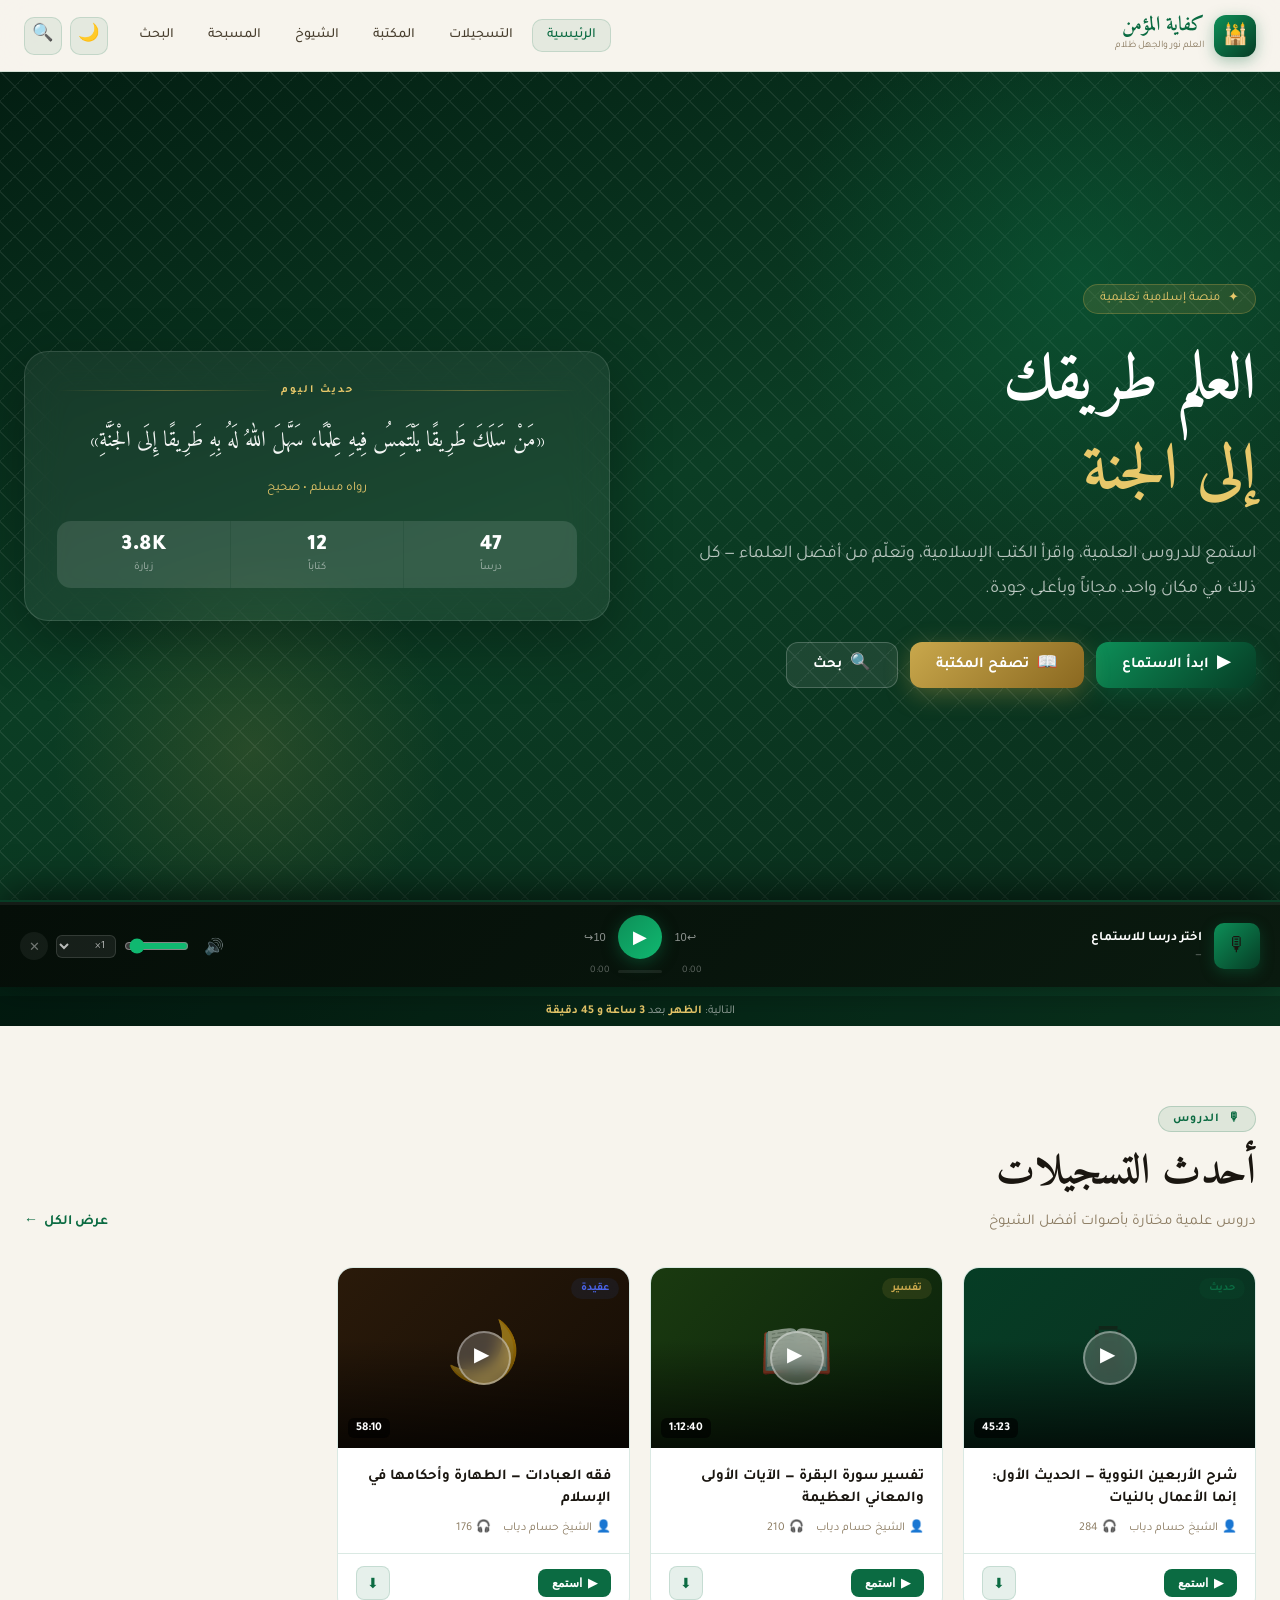
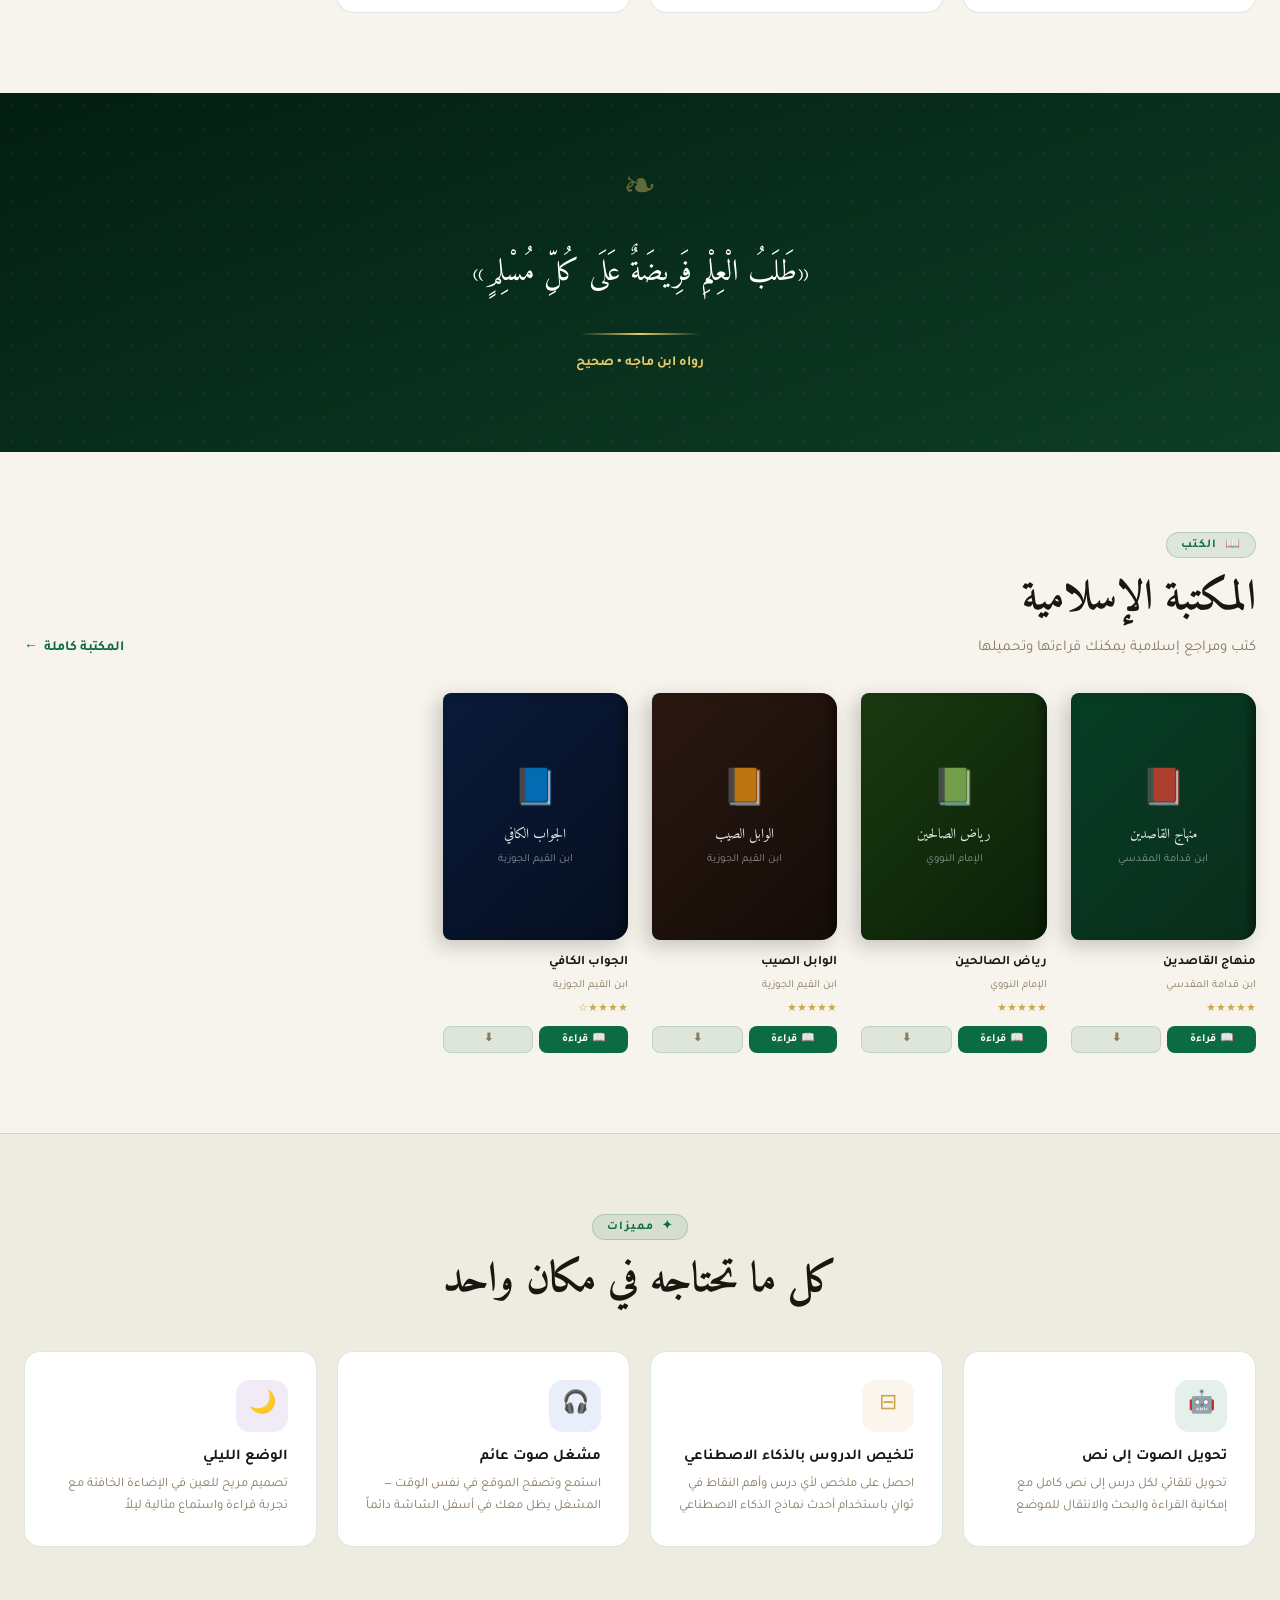
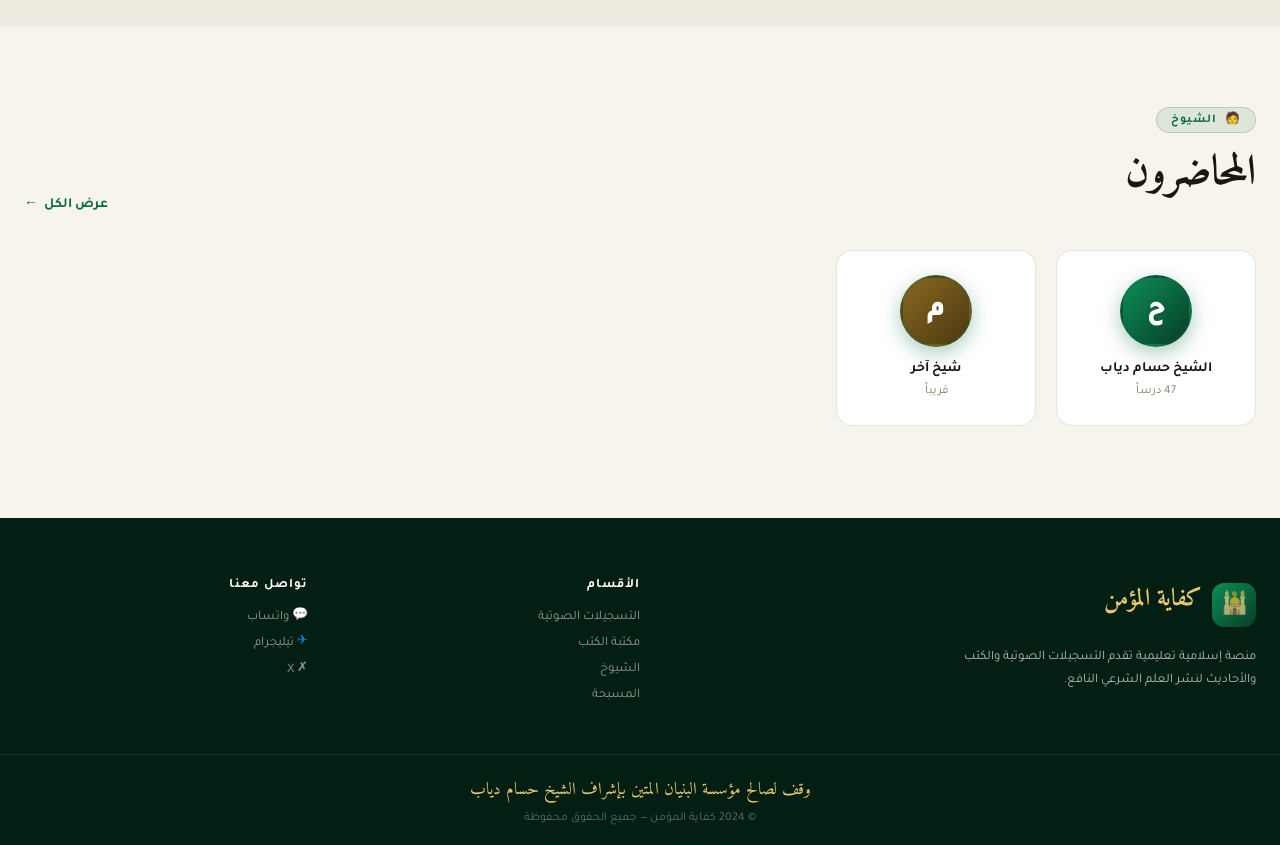
<file: index-original.html>
<!DOCTYPE html>
<html lang="ar" dir="rtl">
<head>
<meta charset="UTF-8">
<meta name="viewport" content="width=device-width, initial-scale=1.0">
<title>كفاية المؤمن</title>
<link href="https://fonts.googleapis.com/css2?family=Amiri+Quran&family=Amiri:ital,wght@0,400;0,700;1,400&family=Tajawal:wght@300;400;500;700;800;900&family=Noto+Naskh+Arabic:wght@400;500;600;700&display=swap" rel="stylesheet">

<style>
.ic{
  display:inline-flex;align-items:center;justify-content:center;
  font-style:normal;line-height:1;font-size:1em;
  vertical-align:middle;
}
.btn .ic{font-size:1.1em}
.nav-btn .ic{font-size:1.15em}
.nav-item .ic{font-size:1em}
.player-btn .ic{font-size:1.2em}
.big-player-btn .ic{font-size:1.2em}
.badge .ic{font-size:.9em}


:root {
  --em: #0b6b42;
  --em2: #0d8f58;
  --em3: #10b870;
  --em-dark: #063d25;
  --em-deep: #031e12;
  --gold: #c9a84c;
  --gold2: #e8c86a;
  --gold3: #f5e3a8;
  --bg: #f7f4ed;
  --bg2: #eeebe1;
  --bg3: #e5e0d2;
  --dark: #0a0f0b;
  --dark2: #111a13;
  --card: #ffffff;
  --text: #1a1610;
  --text2: #4a4030;
  --text3: #8a7a60;
  --border: rgba(11,107,66,0.15);
  --border2: rgba(201,168,76,0.2);
  --shadow: 0 4px 30px rgba(0,0,0,0.08);
  --shadow2: 0 12px 50px rgba(0,0,0,0.12);
  --r: 16px;
  --nav-h: 72px;
}

/* DARK MODE */
[data-theme="dark"] {
  --bg: #080f0b;
  --bg2: #0d1810;
  --bg3: #111f14;
  --card: #0e1a12;
  --text: #f0f4f0;
  --text2: #b0c4b8;
  --text3: #6a8c75;
  --border: rgba(11,107,66,0.25);
  --border2: rgba(201,168,76,0.2);
  --shadow: 0 4px 30px rgba(0,0,0,0.3);
  --shadow2: 0 12px 50px rgba(0,0,0,0.4);
}

*,*::before,*::after{box-sizing:border-box;margin:0;padding:0}
html{scroll-behavior:smooth}
body{
  font-family:'Tajawal',sans-serif;
  background:var(--bg);
  color:var(--text);
  overflow-x:hidden;
  transition:background .3s,color .3s;
}
img{max-width:100%;display:block}
a{text-decoration:none;color:inherit}

/* ══ SCROLLBAR ══ */
::-webkit-scrollbar{width:6px}
::-webkit-scrollbar-track{background:transparent}
::-webkit-scrollbar-thumb{background:var(--em);border-radius:3px}

/* ══════════════ NAV ══════════════ */
nav{
  position:fixed;top:0;right:0;left:0;
  height:var(--nav-h);z-index:100;
  background:rgba(247,244,237,0.92);
  backdrop-filter:blur(20px);
  border-bottom:1px solid var(--border);
  transition:background .3s,box-shadow .3s;
}
[data-theme="dark"] nav{background:rgba(8,15,11,0.92)}
nav.scrolled{box-shadow:0 4px 30px rgba(0,0,0,0.1)}
.nav-inner{
  max-width:1280px;margin:0 auto;
  height:100%;display:flex;align-items:center;
  padding:0 24px;gap:16px;
}
.nav-logo{
  display:flex;align-items:center;gap:10px;
  flex-shrink:0;
}
.nav-logo-icon{
  width:42px;height:42px;border-radius:12px;
  background:linear-gradient(135deg,var(--em2),var(--em-dark));
  display:flex;align-items:center;justify-content:center;
  font-size:20px;box-shadow:0 4px 15px rgba(11,107,66,0.35);
}
.nav-logo-text h1{
  font-family:'Amiri',serif;
  font-size:20px;color:var(--em);line-height:1;
}
.nav-logo-text span{font-size:10px;color:var(--text3)}
.nav-links{
  display:flex;align-items:center;gap:4px;
  margin-right:auto;
}
.nav-link{
  padding:7px 14px;border-radius:10px;
  font-size:14px;font-weight:500;color:var(--text2);
  cursor:pointer;transition:all .2s;
  border:1px solid transparent;
}
.nav-link:hover,.nav-link.active{
  color:var(--em);background:rgba(11,107,66,0.08);
  border-color:rgba(11,107,66,0.15);
}
.nav-actions{display:flex;align-items:center;gap:8px}
.nav-btn{
  width:38px;height:38px;border-radius:10px;
  background:rgba(11,107,66,0.08);border:1px solid var(--border);
  display:flex;align-items:center;justify-content:center;
  cursor:pointer;font-size:15px;color:var(--text2);
  transition:all .2s;
}
.nav-btn:hover{background:var(--em);color:white;border-color:var(--em)}
.nav-menu-btn{display:none}

/* MOBILE NAV */
.mobile-nav{
  position:fixed;inset:0;z-index:200;
  background:var(--bg);
  transform:translateX(100%);
  transition:transform .35s cubic-bezier(.4,0,.2,1);
  padding:80px 24px 40px;
  display:flex;flex-direction:column;gap:8px;
}
.mobile-nav.open{transform:translateX(0)}
.mobile-nav-link{
  padding:16px 20px;border-radius:14px;
  font-size:17px;font-weight:600;color:var(--text);
  cursor:pointer;transition:all .2s;
  border:1px solid transparent;
  display:flex;align-items:center;gap:12px;
}
.mobile-nav-link:hover,.mobile-nav-link.active{
  background:rgba(11,107,66,0.1);
  border-color:var(--border);color:var(--em);
}
.mobile-close{
  position:absolute;top:20px;left:20px;
  width:42px;height:42px;border-radius:12px;
  background:rgba(11,107,66,0.1);border:none;
  font-size:18px;color:var(--text);cursor:pointer;
  display:flex;align-items:center;justify-content:center;
}
.overlay-bg{
  position:fixed;inset:0;z-index:190;
  background:rgba(0,0,0,0.4);backdrop-filter:blur(4px);
  display:none;
}
.overlay-bg.open{display:block}

/* ══════════════ PAGES ══════════════ */
.page{display:none;padding-top:var(--nav-h)}
.page.active{display:block}

/* ══════════════ HERO ══════════════ */
.hero{
  min-height:calc(100vh - var(--nav-h));
  position:relative;overflow:hidden;
  display:flex;align-items:center;
  background:linear-gradient(160deg,var(--em-deep) 0%,#0b3d24 50%,#0a2e1c 100%);
}
.hero-pattern{
  position:absolute;inset:0;opacity:.07;
  background-image:
    repeating-linear-gradient(45deg,#fff 0,#fff 1px,transparent 0,transparent 50%),
    repeating-linear-gradient(-45deg,#fff 0,#fff 1px,transparent 0,transparent 50%);
  background-size:30px 30px;
}
.hero-glow{
  position:absolute;
  width:600px;height:600px;
  border-radius:50%;
  background:radial-gradient(circle,rgba(11,107,66,0.4) 0%,transparent 70%);
  top:-100px;right:-100px;
}
.hero-glow2{
  position:absolute;
  width:400px;height:400px;border-radius:50%;
  background:radial-gradient(circle,rgba(201,168,76,0.15) 0%,transparent 70%);
  bottom:-50px;left:50px;
}
.hero-inner{
  position:relative;z-index:1;
  max-width:1280px;margin:0 auto;
  padding:80px 24px;
  display:grid;grid-template-columns:1fr 1fr;
  gap:60px;align-items:center;
  width:100%;
}
.hero-badge{
  display:inline-flex;align-items:center;gap:8px;
  background:rgba(201,168,76,0.15);
  border:1px solid rgba(201,168,76,0.3);
  border-radius:30px;padding:6px 16px;
  font-size:13px;color:var(--gold2);
  margin-bottom:24px;
}
.hero-badge i{font-size:12px}
.hero-title{
  font-family:'Amiri',serif;
  font-size:clamp(36px,5vw,64px);
  line-height:1.4;color:white;
  margin-bottom:20px;
}
.hero-title em{
  font-style:normal;color:var(--gold2);
  display:block;
}
.hero-desc{
  font-size:clamp(15px,1.8vw,18px);
  color:rgba(255,255,255,0.7);
  line-height:1.9;margin-bottom:36px;
}
.hero-btns{display:flex;gap:12px;flex-wrap:wrap}
.btn{
  display:inline-flex;align-items:center;gap:8px;
  padding:13px 26px;border-radius:12px;
  font-family:'Tajawal',sans-serif;
  font-size:15px;font-weight:700;
  cursor:pointer;border:none;
  transition:all .2s;
}
.btn-primary{
  background:linear-gradient(135deg,var(--em2),var(--em-dark));
  color:white;box-shadow:0 6px 25px rgba(11,107,66,0.45);
}
.btn-primary:hover{transform:translateY(-2px);box-shadow:0 10px 35px rgba(11,107,66,0.55)}
.btn-gold{
  background:linear-gradient(135deg,var(--gold),#8a6820);
  color:white;box-shadow:0 6px 25px rgba(201,168,76,0.35);
}
.btn-gold:hover{transform:translateY(-2px)}
.btn-outline{
  background:rgba(255,255,255,0.08);
  border:1px solid rgba(255,255,255,0.2);
  color:white;
}
.btn-outline:hover{background:rgba(255,255,255,0.15)}
.btn-sm{padding:9px 18px;font-size:13px;border-radius:10px}

/* HERO CARD */
.hero-card{
  background:rgba(255,255,255,0.06);
  backdrop-filter:blur(20px);
  border:1px solid rgba(255,255,255,0.12);
  border-radius:24px;padding:32px;
  box-shadow:0 20px 60px rgba(0,0,0,0.3);
}
.hero-hadith-label{
  font-size:11px;font-weight:700;
  letter-spacing:2px;text-transform:uppercase;
  color:var(--gold2);margin-bottom:20px;
  display:flex;align-items:center;gap:8px;
}
.hero-hadith-label::before,.hero-hadith-label::after{
  content:'';flex:1;height:1px;
  background:linear-gradient(90deg,transparent,rgba(201,168,76,0.4),transparent);
}
.hero-hadith-text{
  font-family:'Amiri',serif;
  font-size:clamp(17px,2.2vw,22px);
  line-height:2.2;color:rgba(255,255,255,0.95);
  text-align:center;margin-bottom:16px;
}
.hero-hadith-src{
  text-align:center;font-size:13px;
  color:var(--gold2);
}
.hero-stats{
  display:grid;grid-template-columns:repeat(3,1fr);
  gap:1px;margin-top:24px;
  background:rgba(255,255,255,0.08);
  border-radius:14px;overflow:hidden;
}
.hero-stat{
  padding:14px 10px;text-align:center;
  background:rgba(255,255,255,0.04);
}
.hero-stat strong{
  display:block;font-size:22px;font-weight:900;
  color:white;line-height:1;
}
.hero-stat span{font-size:11px;color:rgba(255,255,255,0.55);margin-top:4px;display:block}

/* ══════════════ SECTION ══════════════ */
.section{max-width:1280px;margin:0 auto;padding:80px 24px}
.section-sm{max-width:1280px;margin:0 auto;padding:50px 24px}
.sec-label{
  display:inline-flex;align-items:center;gap:8px;
  background:rgba(11,107,66,0.1);
  border:1px solid rgba(11,107,66,0.2);
  border-radius:30px;padding:5px 14px;
  font-size:12px;font-weight:700;color:var(--em);
  letter-spacing:1px;text-transform:uppercase;
  margin-bottom:12px;
}
.sec-title{
  font-family:'Amiri',serif;
  font-size:clamp(26px,3.5vw,42px);
  color:var(--text);margin-bottom:10px;line-height:1.4;
}
.sec-sub{font-size:15px;color:var(--text3);max-width:560px}
.sec-head{margin-bottom:40px}
.sec-head-row{
  display:flex;align-items:flex-end;
  justify-content:space-between;gap:20px;
  flex-wrap:wrap;margin-bottom:36px;
}
.link-more{
  font-size:14px;font-weight:700;color:var(--em);
  display:flex;align-items:center;gap:6px;
  cursor:pointer;transition:gap .2s;white-space:nowrap;
}
.link-more:hover{gap:10px}

/* ══════════════ PRAYER BAR ══════════════ */
.prayer-bar{
  background:linear-gradient(135deg,var(--em-deep),#0b3d24);
  color:white;
}
.prayer-inner{
  max-width:1280px;margin:0 auto;
  padding:20px 24px;
  display:flex;align-items:center;gap:16px;
  flex-wrap:wrap;
}
.prayer-title{
  font-size:13px;font-weight:700;
  color:var(--gold2);display:flex;align-items:center;gap:6px;
  flex-shrink:0;
}
.prayer-times{
  display:flex;gap:8px;flex-wrap:wrap;flex:1;
}
.prayer-item{
  display:flex;flex-direction:column;align-items:center;
  background:rgba(255,255,255,0.07);
  border-radius:12px;padding:10px 16px;min-width:80px;
  border:1px solid rgba(255,255,255,0.08);
  transition:background .2s;
}
.prayer-item.next{
  background:rgba(201,168,76,0.2);
  border-color:rgba(201,168,76,0.35);
}
.prayer-item span{font-size:11px;color:rgba(255,255,255,0.55);margin-bottom:3px}
.prayer-item strong{font-size:15px;font-weight:800}
.prayer-item.next strong{color:var(--gold2)}
.prayer-location{
  margin-right:auto;font-size:12px;color:rgba(255,255,255,0.5);
  display:flex;align-items:center;gap:5px;
}

/* ══════════════ PRAYER DYNAMIC ══════════════ */
.prayer-loading{color:rgba(255,255,255,0.5);font-size:13px;padding:10px 0}
.prayer-change-btn,.prayer-gps-btn{
  display:inline-flex;align-items:center;gap:5px;
  padding:6px 12px;border-radius:8px;border:none;cursor:pointer;
  font-family:'Tajawal',sans-serif;font-size:12px;font-weight:600;
  transition:all .2s;
}
.prayer-change-btn{background:rgba(255,255,255,0.1);color:rgba(255,255,255,0.7)}
.prayer-change-btn:hover{background:rgba(255,255,255,0.2);color:white}
.prayer-gps-btn{background:rgba(201,168,76,0.2);color:var(--gold2);border:1px solid rgba(201,168,76,0.3)}
.prayer-gps-btn:hover{background:rgba(201,168,76,0.35)}
.prayer-gps-btn.loading{opacity:.6;pointer-events:none}
.city-btn{
  padding:10px 12px;border-radius:10px;
  border:1px solid var(--border);background:var(--bg2);
  color:var(--text);font-family:'Tajawal',sans-serif;
  font-size:13px;font-weight:600;cursor:pointer;
  transition:all .2s;text-align:right;
  display:flex;align-items:center;gap:6px;
}
.city-btn:hover{border-color:var(--em);background:rgba(11,107,66,0.08);color:var(--em)}
.city-btn.selected{border-color:var(--em);background:rgba(11,107,66,0.15);color:var(--em)}
.city-btn .city-flag{font-size:16px}
.modal-overlay{position:fixed;inset:0;background:rgba(0,0,0,0.6);backdrop-filter:blur(4px);z-index:200;display:none;align-items:center;justify-content:center;padding:20px}
.modal-overlay.open{display:flex}
.modal{background:var(--card);border:1px solid var(--border);border-radius:20px;padding:28px;width:100%;animation:fadeIn .25s ease;max-height:90vh;overflow-y:auto}

/* ══════════════ AUDIO CARDS ══════════════ */
.audios-grid{
  display:grid;
  grid-template-columns:repeat(auto-fill,minmax(280px,1fr));
  gap:20px;
}
.audio-card{
  background:var(--card);
  border:1px solid var(--border);
  border-radius:var(--r);overflow:hidden;
  transition:transform .25s,box-shadow .25s,border-color .25s;
  cursor:pointer;
}
.audio-card:hover{
  transform:translateY(-5px);
  box-shadow:var(--shadow2);
  border-color:rgba(11,107,66,0.3);
}
.audio-thumb{
  height:180px;position:relative;overflow:hidden;
  background:linear-gradient(135deg,var(--em-dark),#0a3020);
}
.audio-thumb-inner{
  width:100%;height:100%;
  display:flex;align-items:center;justify-content:center;
  font-size:60px;opacity:.5;
}
.audio-thumb-overlay{
  position:absolute;inset:0;
  background:linear-gradient(to top,rgba(0,0,0,0.7) 0%,transparent 60%);
}
.audio-play-btn{
  position:absolute;top:50%;left:50%;
  transform:translate(-50%,-50%);
  width:54px;height:54px;border-radius:50%;
  background:rgba(255,255,255,0.2);
  backdrop-filter:blur(8px);
  border:2px solid rgba(255,255,255,0.35);
  display:flex;align-items:center;justify-content:center;
  color:white;font-size:20px;
  transition:all .2s;
  padding-right:4px;
}
.audio-card:hover .audio-play-btn{
  background:var(--em2);border-color:var(--em2);
  transform:translate(-50%,-50%) scale(1.1);
}
.audio-duration{
  position:absolute;bottom:10px;left:10px;
  background:rgba(0,0,0,0.6);backdrop-filter:blur(4px);
  border-radius:6px;padding:3px 8px;
  font-size:12px;font-weight:700;color:white;
}
.audio-cat{
  position:absolute;top:10px;right:10px;
}
.audio-body{padding:18px}
.audio-body h3{
  font-size:15px;font-weight:700;
  line-height:1.5;margin-bottom:6px;
  display:-webkit-box;-webkit-line-clamp:2;
  -webkit-box-orient:vertical;overflow:hidden;
}
.audio-meta{
  display:flex;align-items:center;gap:12px;
  font-size:12px;color:var(--text3);margin-top:10px;
  flex-wrap:wrap;
}
.audio-meta span{display:flex;align-items:center;gap:4px}
.audio-footer{
  padding:12px 18px;
  border-top:1px solid var(--border);
  display:flex;align-items:center;justify-content:space-between;
}
.btn-play-small{
  display:flex;align-items:center;gap:6px;
  background:var(--em);color:white;
  padding:7px 14px;border-radius:8px;
  font-size:12px;font-weight:700;border:none;cursor:pointer;
  transition:all .2s;
}
.btn-play-small:hover{background:var(--em2)}
.btn-download{
  width:34px;height:34px;border-radius:8px;
  background:rgba(11,107,66,0.1);border:1px solid var(--border);
  display:flex;align-items:center;justify-content:center;
  color:var(--em);cursor:pointer;font-size:14px;
  transition:all .2s;
}
.btn-download:hover{background:var(--em);color:white}

/* ══════════════ BOOKS LIBRARY ══════════════ */
.books-grid{
  display:grid;
  grid-template-columns:repeat(auto-fill,minmax(170px,1fr));
  gap:24px;
}
.book-card{
  cursor:pointer;
  transition:transform .25s;
}
.book-card:hover{transform:translateY(-6px)}
.book-cover-wrap{
  position:relative;margin-bottom:14px;
}
.book-cover{
  width:100%;aspect-ratio:3/4;
  border-radius:8px 16px 16px 8px;
  overflow:hidden;
  box-shadow:
    -6px 6px 20px rgba(0,0,0,0.2),
    inset -3px 0 8px rgba(0,0,0,0.15);
  position:relative;
  background:linear-gradient(135deg,var(--em-dark),#0a2e1c);
}
.book-cover::before{
  content:'';position:absolute;
  top:0;right:0;bottom:0;width:12px;
  background:linear-gradient(to left,rgba(0,0,0,0.3),transparent);
}
.book-cover-inner{
  width:100%;height:100%;
  display:flex;flex-direction:column;
  align-items:center;justify-content:center;
  padding:16px;text-align:center;gap:8px;
}
.book-icon{font-size:36px;opacity:.7}
.book-cover-title{
  font-family:'Amiri',serif;
  font-size:14px;color:rgba(255,255,255,0.9);
  line-height:1.5;
}
.book-cover-author{
  font-size:11px;color:rgba(255,255,255,0.5);
}
.book-info h4{
  font-size:13px;font-weight:700;
  line-height:1.4;margin-bottom:4px;
  display:-webkit-box;-webkit-line-clamp:2;
  -webkit-box-orient:vertical;overflow:hidden;
}
.book-info span{font-size:11px;color:var(--text3)}
.book-actions{
  display:flex;gap:6px;margin-top:10px;
}
.book-btn{
  flex:1;padding:7px;border-radius:8px;
  font-size:11px;font-weight:700;border:none;cursor:pointer;
  transition:all .2s;font-family:'Tajawal',sans-serif;
  display:flex;align-items:center;justify-content:center;gap:4px;
}
.book-btn-read{background:var(--em);color:white}
.book-btn-read:hover{background:var(--em2)}
.book-btn-dl{background:rgba(11,107,66,0.1);color:var(--em);border:1px solid var(--border)}
.book-btn-dl:hover{background:var(--em);color:white}
.book-stars{color:var(--gold);font-size:11px;margin-top:6px}

/* ══════════════ HADITH CARD ══════════════ */
.hadith-section{
  background:linear-gradient(160deg,var(--em-deep),#0d3d26);
  padding:80px 0;position:relative;overflow:hidden;
}
.hadith-pattern{
  position:absolute;inset:0;opacity:.05;
  background-image:radial-gradient(circle,white 1px,transparent 1px);
  background-size:24px 24px;
}
.hadith-inner{
  max-width:800px;margin:0 auto;
  padding:0 24px;text-align:center;
  position:relative;z-index:1;
}
.hadith-ornament{
  font-size:40px;color:var(--gold2);
  opacity:.4;line-height:1;margin-bottom:24px;
}
.hadith-text{
  font-family:'Amiri',serif;
  font-size:clamp(20px,3vw,30px);
  line-height:2.4;color:white;
  margin-bottom:24px;
}
.hadith-source{
  font-size:14px;color:var(--gold2);
  font-weight:600;
}
.hadith-divider{
  width:120px;height:2px;margin:20px auto;
  background:linear-gradient(90deg,transparent,var(--gold2),transparent);
}

/* ══════════════ SHEIKHS ══════════════ */
.sheikhs-grid{
  display:flex;gap:20px;overflow-x:auto;
  padding-bottom:12px;scrollbar-width:none;
}
.sheikhs-grid::-webkit-scrollbar{display:none}
.sheikh-card{
  flex-shrink:0;width:200px;
  background:var(--card);
  border:1px solid var(--border);
  border-radius:var(--r);padding:24px 16px;
  text-align:center;cursor:pointer;
  transition:all .25s;
}
.sheikh-card:hover{
  transform:translateY(-4px);
  box-shadow:var(--shadow2);
  border-color:rgba(201,168,76,0.35);
}
.sheikh-avatar{
  width:72px;height:72px;border-radius:50%;
  margin:0 auto 14px;
  background:linear-gradient(135deg,var(--em2),var(--em-dark));
  display:flex;align-items:center;justify-content:center;
  font-size:28px;font-weight:900;color:white;
  box-shadow:0 6px 20px rgba(11,107,66,0.35);
  border:3px solid rgba(11,107,66,0.2);
}
.sheikh-card h3{font-size:14px;font-weight:700;margin-bottom:4px}
.sheikh-card span{font-size:12px;color:var(--text3)}

/* ══════════════ FEATURES ══════════════ */
.features-grid{
  display:grid;
  grid-template-columns:repeat(auto-fit,minmax(240px,1fr));
  gap:20px;
}
.feature-card{
  background:var(--card);border:1px solid var(--border);
  border-radius:var(--r);padding:28px;
  transition:transform .2s,box-shadow .2s;
}
.feature-card:hover{transform:translateY(-3px);box-shadow:var(--shadow)}
.feature-icon{
  width:52px;height:52px;border-radius:14px;
  display:flex;align-items:center;justify-content:center;
  font-size:22px;margin-bottom:16px;
}
.fi-green{background:rgba(11,107,66,0.1);color:var(--em)}
.fi-gold{background:rgba(201,168,76,0.1);color:var(--gold)}
.fi-blue{background:rgba(42,100,200,0.1);color:#4a64e8}
.fi-purple{background:rgba(120,60,180,0.1);color:#7c3cb4}
.feature-card h3{font-size:15px;font-weight:700;margin-bottom:8px}
.feature-card p{font-size:13px;color:var(--text3);line-height:1.7}

/* ══════════════ TASBIH ══════════════ */
.tasbih-section{
  background:var(--bg2);
  padding:80px 0;
  border-top:1px solid var(--border);
  border-bottom:1px solid var(--border);
}
.tasbih-inner{
  max-width:480px;margin:0 auto;
  padding:0 24px;text-align:center;
}
.tasbih-counter{
  width:200px;height:200px;margin:0 auto 28px;
  border-radius:50%;
  background:linear-gradient(135deg,var(--em-deep),#0d3d26);
  border:4px solid rgba(11,107,66,0.4);
  display:flex;flex-direction:column;
  align-items:center;justify-content:center;
  box-shadow:0 15px 50px rgba(11,107,66,0.25),inset 0 0 30px rgba(0,0,0,0.3);
  cursor:pointer;
  transition:transform .1s,box-shadow .1s;
  position:relative;overflow:hidden;
  user-select:none;
}
.tasbih-counter:active{transform:scale(.96)}
.tasbih-counter-ring{
  position:absolute;inset:8px;border-radius:50%;
  border:2px solid rgba(201,168,76,0.2);
}
.tasbih-num{
  font-size:60px;font-weight:900;
  color:white;line-height:1;z-index:1;
}
.tasbih-label-inner{font-size:13px;color:var(--gold2);z-index:1;margin-top:4px}
.tasbih-phrase{
  font-family:'Amiri',serif;
  font-size:22px;color:var(--text);
  margin-bottom:20px;line-height:2;
}
.tasbih-btns{display:flex;gap:10px;justify-content:center}
.tasbih-btn{
  padding:10px 20px;border-radius:10px;
  font-family:'Tajawal',sans-serif;
  font-size:13px;font-weight:700;border:none;cursor:pointer;
  transition:all .2s;
}
.tasbih-main-btn{
  background:var(--em);color:white;
  padding:14px 32px;border-radius:12px;
  font-size:15px;margin-bottom:16px;
  box-shadow:0 6px 20px rgba(11,107,66,0.35);
}
.tasbih-main-btn:hover{background:var(--em2);transform:translateY(-1px)}
.tasbih-reset-btn{background:rgba(11,107,66,0.1);color:var(--em)}
.tasbih-reset-btn:hover{background:rgba(11,107,66,0.2)}
.tasbih-phrases{display:flex;gap:8px;justify-content:center;flex-wrap:wrap;margin-bottom:20px}
.phrase-btn{
  padding:6px 14px;border-radius:20px;
  font-size:13px;font-weight:600;border:none;cursor:pointer;
  background:rgba(11,107,66,0.1);
  border:1px solid var(--border);
  color:var(--text);transition:all .2s;
  font-family:'Tajawal',sans-serif;
}
.phrase-btn.active,.phrase-btn:hover{background:var(--em);color:white;border-color:var(--em)}
.tasbih-progress{
  display:flex;justify-content:center;gap:8px;flex-wrap:wrap;margin-top:16px;
}
.tasbih-bead{
  width:12px;height:12px;border-radius:50%;
  background:rgba(11,107,66,0.2);
  border:1px solid var(--border);
  transition:background .2s;
}
.tasbih-bead.done{background:var(--em)}

/* ══════════════ AUDIO PLAYER ══════════════ */
/* ══ MODERN PLAYER ══ */
.floating-player{
  position:fixed;bottom:0;right:0;left:0;z-index:150;
  background:linear-gradient(135deg,#050e08 0%,#0a1a0f 100%);
  border-top:2px solid rgba(11,107,66,0.5);
  padding:0;
  transform:translateY(100%);
  transition:transform .4s cubic-bezier(.4,0,.2,1);
  box-shadow:0 -8px 40px rgba(0,0,0,0.6);
}
.floating-player.visible{transform:translateY(0)}
/* progress on very top */
.player-topbar{
  height:3px;background:rgba(255,255,255,0.06);cursor:pointer;position:relative;
}
.player-topbar-fill{
  height:100%;background:linear-gradient(90deg,var(--em3),var(--gold2));
  width:0%;transition:width .4s linear;position:relative;
}
.player-topbar-fill::after{
  content:'';position:absolute;right:-5px;top:50%;transform:translateY(-50%);
  width:10px;height:10px;border-radius:50%;
  background:white;box-shadow:0 0 10px rgba(16,184,112,0.8);
  opacity:0;transition:opacity .2s;
}
.floating-player:hover .player-topbar-fill::after{opacity:1}
.player-inner{
  max-width:1280px;margin:0 auto;padding:10px 20px;
  display:grid;grid-template-columns:1fr auto 1fr;
  align-items:center;gap:16px;
}
.player-info{display:flex;align-items:center;gap:12px;min-width:0}
.player-thumb{
  width:46px;height:46px;border-radius:10px;flex-shrink:0;
  background:linear-gradient(135deg,var(--em2),var(--em-dark));
  display:flex;align-items:center;justify-content:center;
  font-size:20px;
  box-shadow:0 4px 14px rgba(11,107,66,0.4);
}
.player-title{
  font-size:13px;font-weight:700;color:white;
  white-space:nowrap;overflow:hidden;text-overflow:ellipsis;max-width:200px;
}
.player-sheikh{font-size:11px;color:rgba(255,255,255,0.45);margin-top:2px}
.player-controls{display:flex;flex-direction:column;align-items:center;gap:6px}
.player-btns{display:flex;align-items:center;gap:6px}
.player-btn{
  background:none;border:none;color:rgba(255,255,255,0.55);
  font-size:16px;cursor:pointer;transition:all .2s;
  width:34px;height:34px;display:flex;align-items:center;justify-content:center;
  border-radius:50%;
}
.player-btn:hover{color:white;background:rgba(255,255,255,0.08)}
.player-btn-main{
  width:44px;height:44px;border-radius:50%;
  background:linear-gradient(135deg,var(--em2),var(--em3));
  color:white;font-size:16px;
  box-shadow:0 4px 16px rgba(11,107,66,0.5);
}
.player-btn-main:hover{transform:scale(1.08);box-shadow:0 6px 22px rgba(11,107,66,0.7)}
.player-progress{
  display:flex;align-items:center;gap:8px;width:100%;max-width:380px;
}
.player-time{font-size:10px;color:rgba(255,255,255,0.35);flex-shrink:0;min-width:32px;font-variant-numeric:tabular-nums}
.progress-bar{
  flex:1;height:3px;background:rgba(255,255,255,0.08);
  border-radius:2px;cursor:pointer;position:relative;
  transition:height .15s;
}
.progress-bar:hover{height:5px}
.progress-fill{
  height:100%;background:linear-gradient(90deg,var(--em3),var(--gold2));
  border-radius:2px;width:0%;transition:width .3s linear;
}
.player-right{display:flex;align-items:center;justify-content:flex-end;gap:8px}
.player-close{
  background:rgba(255,255,255,0.06);border:none;border-radius:50%;
  color:rgba(255,255,255,0.4);font-size:13px;cursor:pointer;
  width:28px;height:28px;display:flex;align-items:center;justify-content:center;
  transition:all .2s;
}
.player-close:hover{background:rgba(255,50,50,0.2);color:#ff6b6b}

/* ══════════════ BADGE ══════════════ */
.badge{
  display:inline-flex;align-items:center;gap:4px;
  padding:4px 10px;border-radius:20px;
  font-size:11px;font-weight:700;
}
.badge-green{background:rgba(11,107,66,0.1);color:var(--em)}
.badge-gold{background:rgba(201,168,76,0.12);color:var(--gold)}
.badge-blue{background:rgba(42,100,200,0.1);color:#4a64e8}

/* ══════════════ FOOTER ══════════════ */
footer{
  background:var(--em-deep);
  color:rgba(255,255,255,0.7);
  padding:60px 0 0;
}
.footer-inner{
  max-width:1280px;margin:0 auto;
  padding:0 24px;
  display:grid;grid-template-columns:2fr 1fr 1fr;
  gap:48px;margin-bottom:40px;
}
.footer-brand h2{
  font-family:'Amiri',serif;
  font-size:24px;color:var(--gold2);margin-bottom:12px;
}
.footer-brand p{font-size:13px;line-height:1.8;max-width:300px}
.footer-col h4{
  font-size:13px;font-weight:700;
  color:white;margin-bottom:16px;
  text-transform:uppercase;letter-spacing:1px;
}
.footer-link{
  display:block;font-size:13px;
  color:rgba(255,255,255,0.55);
  margin-bottom:10px;cursor:pointer;
  transition:color .2s;
}
.footer-link:hover{color:var(--gold2)}
.footer-bottom{
  border-top:1px solid rgba(255,255,255,0.08);
  padding:20px 24px;
  max-width:1280px;margin:0 auto;
  display:flex;align-items:center;justify-content:center;
  text-align:center;flex-direction:column;gap:6px;
}
.footer-waqf{
  font-family:'Amiri',serif;
  font-size:17px;color:var(--gold2);
}
.footer-sub{font-size:12px;color:rgba(255,255,255,0.35)}

/* ══════════════ SEARCH PAGE ══════════════ */
.search-hero{
  background:linear-gradient(160deg,var(--em-deep),#0b3d24);
  padding:60px 24px;text-align:center;
}
.search-hero h2{
  font-family:'Amiri',serif;
  font-size:clamp(24px,3vw,36px);color:white;
  margin-bottom:24px;
}
.search-big{
  max-width:600px;margin:0 auto;
  display:flex;gap:0;
  background:white;border-radius:14px;
  overflow:hidden;box-shadow:0 10px 40px rgba(0,0,0,0.3);
}
.search-big input{
  flex:1;padding:16px 20px;border:none;
  font-family:'Tajawal',sans-serif;font-size:16px;
  outline:none;
}
.search-big button{
  padding:0 24px;background:var(--em);color:white;
  border:none;font-size:18px;cursor:pointer;
  transition:background .2s;
}
.search-big button:hover{background:var(--em2)}

/* ══════════════ AUDIO DETAIL PAGE ══════════════ */
.audio-detail-hero{
  background:linear-gradient(160deg,var(--em-deep),#0b3d24);
  padding:60px 24px;
}
.audio-detail-inner{
  max-width:1000px;margin:0 auto;
  display:flex;gap:40px;align-items:center;
  flex-wrap:wrap;
}
.audio-detail-thumb{
  width:200px;height:200px;border-radius:20px;
  background:rgba(255,255,255,0.08);
  display:flex;align-items:center;justify-content:center;
  font-size:80px;flex-shrink:0;
  box-shadow:0 20px 50px rgba(0,0,0,0.4);
  border:1px solid rgba(255,255,255,0.1);
}
.audio-detail-info h1{
  font-family:'Amiri',serif;
  font-size:clamp(22px,3vw,34px);
  color:white;margin-bottom:12px;line-height:1.4;
}
.audio-detail-meta{
  display:flex;gap:12px;flex-wrap:wrap;margin-bottom:20px;
}
.audio-detail-meta span{
  font-size:13px;color:rgba(255,255,255,0.6);
  display:flex;align-items:center;gap:5px;
}
.audio-detail-btns{display:flex;gap:10px;flex-wrap:wrap}

/* BIG PLAYER */
.big-player{
  background:var(--card);
  margin:20px 24px;
  border-radius:20px;
  border:1px solid var(--border);
  padding:28px 32px;
  box-shadow:var(--shadow);
}
.bp-track{
  display:flex;align-items:center;gap:16px;margin-bottom:20px;
}
.bp-thumb{
  width:56px;height:56px;border-radius:14px;flex-shrink:0;
  background:linear-gradient(135deg,var(--em2),var(--em-dark));
  display:flex;align-items:center;justify-content:center;
  font-size:24px;box-shadow:0 6px 20px rgba(11,107,66,0.3);
}
.bp-info{flex:1;min-width:0}
.bp-title{font-size:15px;font-weight:700;margin-bottom:4px;white-space:nowrap;overflow:hidden;text-overflow:ellipsis}
.bp-sheikh{font-size:12px;color:var(--text3)}
.bp-progress-wrap{margin-bottom:6px}
.bp-bar{
  width:100%;height:5px;background:var(--bg3);
  border-radius:3px;cursor:pointer;position:relative;
  transition:height .15s;
}
.bp-bar:hover{height:7px}
.bp-bar-fill{
  height:100%;border-radius:3px;width:0%;
  background:linear-gradient(90deg,var(--em2),var(--em3));
  position:relative;pointer-events:none;
}
.bp-bar-fill::after{
  content:'';position:absolute;right:-6px;top:50%;transform:translateY(-50%);
  width:12px;height:12px;border-radius:50%;background:var(--em2);
  box-shadow:0 0 8px rgba(11,107,66,0.6);opacity:0;transition:opacity .2s;
}
.bp-bar:hover .bp-bar-fill::after{opacity:1}
.bp-times{display:flex;justify-content:space-between;font-size:11px;color:var(--text3);margin-top:4px;font-variant-numeric:tabular-nums}
.bp-controls{
  display:flex;align-items:center;justify-content:center;gap:12px;margin-top:16px;
}
.bp-btn{
  background:none;border:none;color:var(--text3);
  cursor:pointer;transition:all .2s;border-radius:50%;
  display:flex;align-items:center;justify-content:center;
  font-size:20px;width:40px;height:40px;
}
.bp-btn:hover{color:var(--em);background:rgba(11,107,66,0.08)}
.bp-btn-play{
  width:56px;height:56px;font-size:22px;
  background:linear-gradient(135deg,var(--em2),var(--em3));
  color:white;box-shadow:0 6px 22px rgba(11,107,66,0.45);
}
.bp-btn-play:hover{transform:scale(1.08);box-shadow:0 8px 28px rgba(11,107,66,0.6);color:white;background:linear-gradient(135deg,var(--em3),var(--em2))}
.bp-extras{
  display:flex;align-items:center;justify-content:center;gap:10px;margin-top:14px;
  flex-wrap:wrap;
}
.bp-extra-btn{
  padding:5px 12px;border-radius:20px;border:1px solid var(--border);
  background:var(--bg2);color:var(--text3);font-size:12px;font-weight:600;
  cursor:pointer;transition:all .2s;font-family:'Tajawal',sans-serif;
}
.bp-extra-btn:hover{border-color:var(--em);color:var(--em)}

/* TRANSCRIPT */
.transcript-box{
  background:var(--card);border:1px solid var(--border);
  border-radius:var(--r);padding:28px;
  max-height:400px;overflow-y:auto;
  line-height:2;font-size:15px;color:var(--text2);
  font-family:'Noto Naskh Arabic',serif;
}
.transcript-sentence{
  cursor:pointer;border-radius:4px;
  transition:background .15s;padding:2px 4px;
  margin:-2px -4px;display:inline;
}
.transcript-sentence:hover{background:rgba(11,107,66,0.1)}
.transcript-sentence.active{background:rgba(11,107,66,0.15);color:var(--em);font-weight:600}

/* AI TOOLS */
.ai-tools{
  display:flex;gap:10px;flex-wrap:wrap;
  margin-bottom:20px;
}
.ai-btn{
  display:flex;align-items:center;gap:7px;
  padding:10px 18px;border-radius:10px;
  background:var(--card);border:1px solid var(--border);
  font-family:'Tajawal',sans-serif;font-size:13px;font-weight:600;
  color:var(--text);cursor:pointer;transition:all .2s;
}
.ai-btn:hover{border-color:var(--em);color:var(--em);background:rgba(11,107,66,0.05)}
.ai-btn i{color:var(--em)}
.ai-result{
  background:rgba(11,107,66,0.05);
  border:1px solid rgba(11,107,66,0.2);
  border-radius:var(--r);padding:24px;
  display:none;
  animation:fadeIn .3s ease;
}
.ai-result.visible{display:block}
.ai-result h4{font-size:14px;font-weight:700;margin-bottom:12px;color:var(--em);display:flex;align-items:center;gap:6px}
.ai-result p{font-size:14px;line-height:1.9;color:var(--text2)}
.ai-result ul{padding-right:20px}
.ai-result li{font-size:14px;line-height:2;color:var(--text2);margin-bottom:4px}

/* SHARE BTNS */
.share-btns{display:flex;gap:8px;flex-wrap:wrap}
.share-btn{
  padding:8px 14px;border-radius:8px;
  font-size:12px;font-weight:700;border:none;cursor:pointer;
  display:flex;align-items:center;gap=6px;
  transition:all .2s;font-family:'Tajawal',sans-serif;
  gap:5px;
}
.share-wa{background:#25d36615;color:#25d366;border:1px solid #25d36630}
.share-wa:hover{background:#25d366;color:white}
.share-tg{background:#0088cc15;color:#0088cc;border:1px solid #0088cc30}
.share-tg:hover{background:#0088cc;color:white}
.share-x{background:#00000015;color:var(--text);border:1px solid var(--border)}
.share-x:hover{background:#000;color:white}
.share-copy{background:rgba(11,107,66,0.1);color:var(--em);border:1px solid var(--border)}
.share-copy:hover{background:var(--em);color:white}

/* ══════════════ RESPONSIVE ══════════════ */
@media(max-width:1024px){
  .hero-inner{grid-template-columns:1fr;gap:40px;text-align:center}
  .hero-btns{justify-content:center}
  .footer-inner{grid-template-columns:1fr 1fr}
}
@media(max-width:768px){
  .nav-links{display:none}
  .nav-menu-btn{display:flex}
  .hero-title{font-size:32px}
  .hero-stats{grid-template-columns:repeat(3,1fr)}
  .footer-inner{grid-template-columns:1fr}
  .books-grid{grid-template-columns:repeat(auto-fill,minmax(140px,1fr))}
  .prayer-times{overflow-x:auto;flex-wrap:nowrap;padding-bottom:4px}
  .prayer-inner{justify-content:center}
  .prayer-title{width:100%;text-align:center}
  .player-inner{grid-template-columns:1fr auto;gap:8px}
  .player-right{display:none}
  .audio-detail-thumb{width:140px;height:140px;font-size:56px}
  .big-player{padding:20px 16px}
}
@media(max-width:540px){
  :root{--nav-h:64px}
  .section{padding:50px 16px}
  .audios-grid{grid-template-columns:1fr}
  .hero-card{display:none}
  .hero-inner{padding:60px 16px}
  .tasbih-counter{width:160px;height:160px}
  .tasbih-num{font-size:46px}
  .footer-bottom{padding:20px 16px}
}

/* ANIMATIONS */
@keyframes spin{to{transform:rotate(360deg)}}
@keyframes fadeIn{from{opacity:0;transform:translateY(10px)}to{opacity:1;transform:translateY(0)}}
@keyframes pulse{0%,100%{transform:scale(1)}50%{transform:scale(1.03)}}
.pulse{animation:pulse 3s ease infinite}
.fade-up{opacity:0;transform:translateY(30px);transition:opacity .6s,transform .6s}
.fade-up.visible{opacity:1;transform:translateY(0)}
</style>
</head>
<body>

<!-- NAV -->
<nav id="main-nav">
  <div class="nav-inner">
    <div class="nav-logo" onclick="window.location.href=window.location.pathname" style="cursor:pointer">
      <div class="nav-logo-icon">🕌</div>
      <div class="nav-logo-text">
        <h1>كفاية المؤمن</h1>
        <span>العلم نور والجهل ظلام</span>
      </div>
    </div>
    <div class="nav-links">
      <div class="nav-link active" onclick="showPage('home',this)">الرئيسية</div>
      <div class="nav-link" onclick="showPage('audios',this)">التسجيلات</div>
      <div class="nav-link" onclick="showPage('books',this)">المكتبة</div>
      <div class="nav-link" onclick="showPage('sheikhs-page',this)">الشيوخ</div>
      <div class="nav-link" onclick="showPage('tasbih-page',this)">المسبحة</div>
      <div class="nav-link" onclick="showPage('search-page',this)">البحث</div>
    </div>
    <div class="nav-actions">
      <div class="nav-btn" onclick="toggleDark()" id="dark-toggle" title="الوضع الليلي"><span class="ic">🌙</span></div>
      <div class="nav-btn" onclick="showPage('search-page',null)" title="بحث"><span class="ic">🔍</span></div>
      <div class="nav-btn nav-menu-btn" onclick="openMobileNav()"><span class="ic">☰</span></div>
    </div>
  </div>
</nav>

<!-- MOBILE NAV -->
<div class="overlay-bg" id="mob-overlay" onclick="closeMobileNav()"></div>
<div class="mobile-nav" id="mobile-nav">
  <button class="mobile-close" onclick="closeMobileNav()"><span class="ic">✕</span></button>
  <div class="mobile-nav-link active" onclick="showPage('home');closeMobileNav()"><span class="ic">🏠</span> الرئيسية</div>
  <div class="mobile-nav-link" onclick="showPage('audios');closeMobileNav()"><span class="ic">🎙</span> التسجيلات</div>
  <div class="mobile-nav-link" onclick="showPage('books');closeMobileNav()"><span class="ic">📖</span> المكتبة</div>
  <div class="mobile-nav-link" onclick="showPage('sheikhs-page');closeMobileNav()"><span class="ic">🧑</span> الشيوخ</div>
  <div class="mobile-nav-link" onclick="showPage('tasbih-page');closeMobileNav()"><span class="ic">📿</span> المسبحة</div>
  <div class="mobile-nav-link" onclick="showPage('search-page');closeMobileNav()"><span class="ic">🔍</span> البحث</div>
</div>

<!-- ══════════════════════════════════
         HOME PAGE
══════════════════════════════════ -->
<div class="page active" id="page-home">

  <!-- HERO -->
  <section class="hero">
    <div class="hero-pattern"></div>
    <div class="hero-glow"></div>
    <div class="hero-glow2"></div>
    <div class="hero-inner">
      <div class="hero-content">
        <div class="hero-badge"><span class="ic">✦</span> منصة إسلامية تعليمية</div>
        <h1 class="hero-title">
          العلم طريقك
          <em>إلى الجنة</em>
        </h1>
        <p class="hero-desc">استمع للدروس العلمية، واقرأ الكتب الإسلامية، وتعلّم من أفضل العلماء — كل ذلك في مكان واحد، مجاناً وبأعلى جودة.</p>
        <div class="hero-btns">
          <button class="btn btn-primary" onclick="showPage('audios')"><span class="ic">▶</span> ابدأ الاستماع</button>
          <button class="btn btn-gold" onclick="showPage('books')"><span class="ic">📖</span> تصفح المكتبة</button>
          <button class="btn btn-outline" onclick="showPage('search-page')"><span class="ic">🔍</span> بحث</button>
        </div>
      </div>
      <div class="hero-card">
        <div class="hero-hadith-label">حديث اليوم</div>
        <p class="hero-hadith-text">«مَنْ سَلَكَ طَرِيقًا يَلْتَمِسُ فِيهِ عِلْمًا، سَهَّلَ اللهُ لَهُ بِهِ طَرِيقًا إِلَى الْجَنَّةِ»</p>
        <p class="hero-hadith-src">رواه مسلم • صحيح</p>
        <div class="hero-stats">
          <div class="hero-stat"><strong>47</strong><span>درساً</span></div>
          <div class="hero-stat"><strong>12</strong><span>كتاباً</span></div>
          <div class="hero-stat"><strong>3.8K</strong><span>زيارة</span></div>
        </div>
      </div>
    </div>
  </section>

  <!-- PRAYER TIMES -->
  <div class="prayer-bar" id="prayer-bar-section">
    <div class="prayer-inner">
      <div class="prayer-title"><span class="ic">🕌</span> مواقيت الصلاة</div>
      <div class="prayer-times" id="prayer-times-wrap">
        <div class="prayer-loading">جارٍ تحميل المواقيت...</div>
      </div>
      <div style="display:flex;align-items:center;gap:10px;margin-right:auto;flex-wrap:wrap">
        <div class="prayer-location" id="prayer-location-label"><span class="ic">📍</span> <span id="prayer-city-name">دمشق</span></div>
        <button class="prayer-change-btn" onclick="openPrayerModal()" title="تغيير المدينة">
          <span class="ic">⚙</span> تغيير
        </button>
        <button class="prayer-gps-btn" onclick="getPrayerByGPS()" id="gps-btn" title="موقعي الحالي">
          <span class="ic">📍</span> موقعي
        </button>
      </div>
    </div>
    <!-- Countdown -->
    <div style="background:rgba(0,0,0,0.2);text-align:center;padding:8px;font-size:12px;color:rgba(255,255,255,0.6)" id="prayer-countdown-bar">
      التالية: <strong id="next-prayer-name" style="color:var(--gold2)">—</strong> بعد <strong id="next-prayer-countdown" style="color:var(--gold2)">—</strong>
    </div>
  </div>

  <!-- PRAYER CITY MODAL -->
  <div class="modal-overlay" id="prayer-modal" style="z-index:500">
    <div class="modal" style="max-width:460px">
      <div class="modal-header" style="border-bottom:1px solid var(--border);padding-bottom:16px;margin-bottom:20px">
        <h3 style="font-size:17px;font-weight:700;display:flex;align-items:center;gap:8px"><span class="ic">🕌</span> اختر مدينتك</h3>
        <button onclick="closePrayerModal()" style="background:none;border:none;font-size:18px;cursor:pointer;color:var(--text3)">✕</button>
      </div>

      <!-- GPS Option -->
      <div id="gps-option" style="background:rgba(11,107,66,0.08);border:1px solid rgba(11,107,66,0.2);border-radius:12px;padding:16px;margin-bottom:16px;display:flex;align-items:center;gap:12px;cursor:pointer;transition:all .2s" onclick="getPrayerByGPS();closePrayerModal()">
        <div style="width:44px;height:44px;border-radius:12px;background:var(--em);display:flex;align-items:center;justify-content:center;font-size:20px;flex-shrink:0">📍</div>
        <div>
          <strong style="display:block;font-size:14px;margin-bottom:3px">استخدام موقعي الحالي</strong>
          <span style="font-size:12px;color:var(--text3)">يحدد موقعك تلقائياً ويعطيك مواقيت دقيقة</span>
        </div>
        <span style="margin-right:auto;font-size:18px">←</span>
      </div>

      <!-- Search -->
      <div style="position:relative;margin-bottom:14px">
        <input type="text" id="city-search-input" placeholder="ابحث عن مدينة..." oninput="filterCities()" 
          style="width:100%;padding:11px 40px 11px 14px;border:1px solid var(--border);border-radius:10px;background:var(--bg2);color:var(--text);font-family:'Tajawal',sans-serif;font-size:14px;outline:none">
        <span style="position:absolute;right:14px;top:50%;transform:translateY(-50%);color:var(--text3)">🔍</span>
      </div>

      <!-- Cities Grid -->
      <div id="cities-grid" style="display:grid;grid-template-columns:1fr 1fr;gap:8px;max-height:320px;overflow-y:auto;padding-left:4px"></div>
    </div>
  </div>

  <!-- LATEST AUDIOS -->
  <div class="section fade-up">
    <div class="sec-head-row">
      <div>
        <div class="sec-label"><span class="ic">🎙</span> الدروس</div>
        <h2 class="sec-title">أحدث التسجيلات</h2>
        <p class="sec-sub">دروس علمية مختارة بأصوات أفضل الشيوخ</p>
      </div>
      <div class="link-more" onclick="showPage('audios')">عرض الكل <span class="ic">←</span></div>
    </div>
    <div class="audios-grid">
      <!-- Card 1 -->
      <div class="audio-card" onclick="showAudioDetail()">
        <div class="audio-thumb">
          <div class="audio-thumb-inner">🎙</div>
          <div class="audio-thumb-overlay"></div>
          <div class="audio-play-btn"><span class="ic">▶</span></div>
          <div class="audio-duration">45:23</div>
          <div class="audio-cat"><span class="badge badge-green">حديث</span></div>
        </div>
        <div class="audio-body">
          <h3>شرح الأربعين النووية — الحديث الأول: إنما الأعمال بالنيات</h3>
          <div class="audio-meta">
            <span><span class="ic">👤</span> الشيخ حسام دياب</span>
            <span><span class="ic">🎧</span> 284</span>
          </div>
        </div>
        <div class="audio-footer">
          <button class="btn-play-small" onclick="event.stopPropagation();showToast('يتم تحميل الدرس من قاعدة البيانات...','success')"><span class="ic">▶</span> استمع</button>
          <button class="btn-download" title="تحميل" onclick="event.stopPropagation();showToast('أضف الملف في لوحة التحكم أولاً','error')"><span class="ic">⬇</span></button>
        </div>
      </div>
      <!-- Card 2 -->
      <div class="audio-card">
        <div class="audio-thumb" style="background:linear-gradient(135deg,#1a3a10,#0a200a)">
          <div class="audio-thumb-inner">📖</div>
          <div class="audio-thumb-overlay"></div>
          <div class="audio-play-btn"><span class="ic">▶</span></div>
          <div class="audio-duration">1:12:40</div>
          <div class="audio-cat"><span class="badge badge-gold">تفسير</span></div>
        </div>
        <div class="audio-body">
          <h3>تفسير سورة البقرة — الآيات الأولى والمعاني العظيمة</h3>
          <div class="audio-meta">
            <span><span class="ic">👤</span> الشيخ حسام دياب</span>
            <span><span class="ic">🎧</span> 210</span>
          </div>
        </div>
        <div class="audio-footer">
          <button class="btn-play-small" onclick="showToast('يتم تحميل الدرس من قاعدة البيانات...','success')"><span class="ic">▶</span> استمع</button>
          <button class="btn-download" onclick="showToast('أضف الملف في لوحة التحكم أولاً','error')"><span class="ic">⬇</span></button>
        </div>
      </div>
      <!-- Card 3 -->
      <div class="audio-card">
        <div class="audio-thumb" style="background:linear-gradient(135deg,#2a1a0a,#150d05)">
          <div class="audio-thumb-inner">🌙</div>
          <div class="audio-thumb-overlay"></div>
          <div class="audio-play-btn"><span class="ic">▶</span></div>
          <div class="audio-duration">58:10</div>
          <div class="audio-cat"><span class="badge badge-blue">عقيدة</span></div>
        </div>
        <div class="audio-body">
          <h3>فقه العبادات — الطهارة وأحكامها في الإسلام</h3>
          <div class="audio-meta">
            <span><span class="ic">👤</span> الشيخ حسام دياب</span>
            <span><span class="ic">🎧</span> 176</span>
          </div>
        </div>
        <div class="audio-footer">
          <button class="btn-play-small" onclick="showToast('يتم تحميل الدرس من قاعدة البيانات...','success')"><span class="ic">▶</span> استمع</button>
          <button class="btn-download" onclick="showToast('أضف الملف في لوحة التحكم أولاً','error')"><span class="ic">⬇</span></button>
        </div>
      </div>
    </div>
  </div>

  <!-- HADITH SECTION -->
  <div class="hadith-section">
    <div class="hadith-pattern"></div>
    <div class="hadith-inner">
      <div class="hadith-ornament">❧</div>
      <p class="hadith-text">«طَلَبُ الْعِلْمِ فَرِيضَةٌ عَلَى كُلِّ مُسْلِمٍ»</p>
      <div class="hadith-divider"></div>
      <p class="hadith-source">رواه ابن ماجه • صحيح</p>
    </div>
  </div>

  <!-- BOOKS SECTION -->
  <div class="section fade-up">
    <div class="sec-head-row">
      <div>
        <div class="sec-label"><span class="ic">📖</span> الكتب</div>
        <h2 class="sec-title">المكتبة الإسلامية</h2>
        <p class="sec-sub">كتب ومراجع إسلامية يمكنك قراءتها وتحميلها</p>
      </div>
      <div class="link-more" onclick="showPage('books')">المكتبة كاملة <span class="ic">←</span></div>
    </div>
    <div class="books-grid">
      <div class="book-card">
        <div class="book-cover-wrap">
          <div class="book-cover">
            <div class="book-cover-inner">
              <div class="book-icon">📕</div>
              <div class="book-cover-title">منهاج القاصدين</div>
              <div class="book-cover-author">ابن قدامة المقدسي</div>
            </div>
          </div>
        </div>
        <div class="book-info">
          <h4>منهاج القاصدين</h4>
          <span>ابن قدامة المقدسي</span>
          <div class="book-stars">★★★★★</div>
          <div class="book-actions">
            <button class="book-btn book-btn-read"><span class="ic">📖</span> قراءة</button>
            <button class="book-btn book-btn-dl" onclick="showToast('أضف الملف في لوحة التحكم أولاً','error')"><span class="ic">⬇</span></button>
          </div>
        </div>
      </div>
      <div class="book-card">
        <div class="book-cover-wrap">
          <div class="book-cover" style="background:linear-gradient(135deg,#1a3a10,#0a2008)">
            <div class="book-cover-inner">
              <div class="book-icon">📗</div>
              <div class="book-cover-title">رياض الصالحين</div>
              <div class="book-cover-author">الإمام النووي</div>
            </div>
          </div>
        </div>
        <div class="book-info">
          <h4>رياض الصالحين</h4>
          <span>الإمام النووي</span>
          <div class="book-stars">★★★★★</div>
          <div class="book-actions">
            <button class="book-btn book-btn-read"><span class="ic">📖</span> قراءة</button>
            <button class="book-btn book-btn-dl" onclick="showToast('أضف الملف في لوحة التحكم أولاً','error')"><span class="ic">⬇</span></button>
          </div>
        </div>
      </div>
      <div class="book-card">
        <div class="book-cover-wrap">
          <div class="book-cover" style="background:linear-gradient(135deg,#2a1810,#150c08)">
            <div class="book-cover-inner">
              <div class="book-icon">📙</div>
              <div class="book-cover-title">الوابل الصيب</div>
              <div class="book-cover-author">ابن القيم الجوزية</div>
            </div>
          </div>
        </div>
        <div class="book-info">
          <h4>الوابل الصيب</h4>
          <span>ابن القيم الجوزية</span>
          <div class="book-stars">★★★★★</div>
          <div class="book-actions">
            <button class="book-btn book-btn-read"><span class="ic">📖</span> قراءة</button>
            <button class="book-btn book-btn-dl" onclick="showToast('أضف الملف في لوحة التحكم أولاً','error')"><span class="ic">⬇</span></button>
          </div>
        </div>
      </div>
      <div class="book-card">
        <div class="book-cover-wrap">
          <div class="book-cover" style="background:linear-gradient(135deg,#0a1a3a,#060f20)">
            <div class="book-cover-inner">
              <div class="book-icon">📘</div>
              <div class="book-cover-title">الجواب الكافي</div>
              <div class="book-cover-author">ابن القيم الجوزية</div>
            </div>
          </div>
        </div>
        <div class="book-info">
          <h4>الجواب الكافي</h4>
          <span>ابن القيم الجوزية</span>
          <div class="book-stars">★★★★☆</div>
          <div class="book-actions">
            <button class="book-btn book-btn-read"><span class="ic">📖</span> قراءة</button>
            <button class="book-btn book-btn-dl" onclick="showToast('أضف الملف في لوحة التحكم أولاً','error')"><span class="ic">⬇</span></button>
          </div>
        </div>
      </div>
    </div>
  </div>

  <!-- FEATURES -->
  <div style="background:var(--bg2);padding:80px 0;border-top:1px solid var(--border)">
    <div class="section" style="padding-top:0;padding-bottom:0">
      <div class="sec-head" style="text-align:center">
        <div class="sec-label" style="margin:0 auto 12px"><span class="ic">✦</span> مميزات</div>
        <h2 class="sec-title">كل ما تحتاجه في مكان واحد</h2>
      </div>
      <div class="features-grid">
        <div class="feature-card">
          <div class="feature-icon fi-green"><span class="ic">🤖</span></div>
          <h3>تحويل الصوت إلى نص</h3>
          <p>تحويل تلقائي لكل درس إلى نص كامل مع إمكانية القراءة والبحث والانتقال للموضع</p>
        </div>
        <div class="feature-card">
          <div class="feature-icon fi-gold"><span class="ic">⊟</span></div>
          <h3>تلخيص الدروس بالذكاء الاصطناعي</h3>
          <p>احصل على ملخص لأي درس وأهم النقاط في ثوانٍ باستخدام أحدث نماذج الذكاء الاصطناعي</p>
        </div>
        <div class="feature-card">
          <div class="feature-icon fi-blue"><span class="ic">🎧</span></div>
          <h3>مشغل صوت عائم</h3>
          <p>استمع وتصفح الموقع في نفس الوقت — المشغل يظل معك في أسفل الشاشة دائماً</p>
        </div>
        <div class="feature-card">
          <div class="feature-icon fi-purple"><span class="ic">🌙</span></div>
          <h3>الوضع الليلي</h3>
          <p>تصميم مريح للعين في الإضاءة الخافتة مع تجربة قراءة واستماع مثالية ليلاً</p>
        </div>
      </div>
    </div>
  </div>

  <!-- SHEIKHS PREVIEW -->
  <div class="section fade-up">
    <div class="sec-head-row">
      <div>
        <div class="sec-label"><span class="ic">🧑</span> الشيوخ</div>
        <h2 class="sec-title">المحاضرون</h2>
      </div>
      <div class="link-more" onclick="showPage('sheikhs-page')">عرض الكل <span class="ic">←</span></div>
    </div>
    <div class="sheikhs-grid">
      <div class="sheikh-card" onclick="showPage('sheikhs-page')">
        <div class="sheikh-avatar">ح</div>
        <h3>الشيخ حسام دياب</h3>
        <span>47 درساً</span>
      </div>
      <div class="sheikh-card">
        <div class="sheikh-avatar" style="background:linear-gradient(135deg,#8a6820,#4a3810)">م</div>
        <h3>شيخ آخر</h3>
        <span>قريباً</span>
      </div>
    </div>
  </div>

</div><!-- end home -->

<!-- ══════════════════════════════════
         AUDIOS PAGE
══════════════════════════════════ -->
<div class="page" id="page-audios">
  <div style="background:linear-gradient(160deg,var(--em-deep),#0b3d24);padding:60px 24px 40px">
    <div style="max-width:1280px;margin:0 auto">
      <div class="sec-label" style="margin-bottom:12px"><span class="ic">🎙</span> الدروس</div>
      <h1 style="font-family:'Amiri',serif;font-size:clamp(28px,4vw,44px);color:white;margin-bottom:12px">التسجيلات الصوتية</h1>
      <p style="color:rgba(255,255,255,0.6);font-size:15px">دروس ومحاضرات علمية متنوعة</p>
    </div>
  </div>
  <div class="section">
    <!-- Filters -->
    <div style="display:flex;gap:10px;flex-wrap:wrap;margin-bottom:28px;align-items:center">
      <div style="display:flex;align-items:center;gap:8px;background:var(--card);border:1px solid var(--border);border-radius:10px;padding:9px 14px;flex:1;min-width:200px">
        <span class="ic" style="color:var(--text3)">🔍</span>
        <input type="text" placeholder="البحث في التسجيلات..." style="border:none;background:none;font-family:'Tajawal',sans-serif;font-size:14px;color:var(--text);outline:none;flex:1">
      </div>
      <select style="padding:10px 14px;background:var(--card);border:1px solid var(--border);border-radius:10px;color:var(--text);font-family:'Tajawal',sans-serif;font-size:14px;outline:none">
        <option>كل التصنيفات</option>
        <option>فقه</option><option>تفسير</option><option>عقيدة</option><option>سيرة</option><option>حديث</option>
      </select>
    </div>
    <div class="audios-grid">
      <div class="audio-card" onclick="showAudioDetail()">
        <div class="audio-thumb"><div class="audio-thumb-inner">🎙</div><div class="audio-thumb-overlay"></div><div class="audio-play-btn"><span class="ic">▶</span></div><div class="audio-duration">45:23</div><div class="audio-cat"><span class="badge badge-green">حديث</span></div></div>
        <div class="audio-body"><h3>شرح الأربعين النووية — الحديث الأول</h3><div class="audio-meta"><span><span class="ic">👤</span> الشيخ حسام دياب</span><span><span class="ic">🎧</span> 284</span></div></div>
        <div class="audio-footer"><button class="btn-play-small" onclick="event.stopPropagation();showToast('يتم تحميل الدرس من قاعدة البيانات...','success')"><span class="ic">▶</span> استمع</button><button class="btn-download" onclick="event.stopPropagation();showToast('أضف الملف في لوحة التحكم أولاً','error')"><span class="ic">⬇</span></button></div>
      </div>
      <div class="audio-card">
        <div class="audio-thumb" style="background:linear-gradient(135deg,#1a3a10,#0a200a)"><div class="audio-thumb-inner">📖</div><div class="audio-thumb-overlay"></div><div class="audio-play-btn"><span class="ic">▶</span></div><div class="audio-duration">1:12:40</div><div class="audio-cat"><span class="badge badge-gold">تفسير</span></div></div>
        <div class="audio-body"><h3>تفسير سورة البقرة — الجزء الأول</h3><div class="audio-meta"><span><span class="ic">👤</span> الشيخ حسام دياب</span><span><span class="ic">🎧</span> 210</span></div></div>
        <div class="audio-footer"><button class="btn-play-small" onclick="showToast('يتم تحميل الدرس من قاعدة البيانات...','success')"><span class="ic">▶</span> استمع</button><button class="btn-download" onclick="showToast('أضف الملف في لوحة التحكم أولاً','error')"><span class="ic">⬇</span></button></div>
      </div>
      <div class="audio-card">
        <div class="audio-thumb" style="background:linear-gradient(135deg,#2a1a0a,#150d05)"><div class="audio-thumb-inner">🌙</div><div class="audio-thumb-overlay"></div><div class="audio-play-btn"><span class="ic">▶</span></div><div class="audio-duration">58:10</div><div class="audio-cat"><span class="badge badge-blue">عقيدة</span></div></div>
        <div class="audio-body"><h3>فقه العبادات — الطهارة وأحكامها</h3><div class="audio-meta"><span><span class="ic">👤</span> الشيخ حسام دياب</span><span><span class="ic">🎧</span> 176</span></div></div>
        <div class="audio-footer"><button class="btn-play-small" onclick="showToast('يتم تحميل الدرس من قاعدة البيانات...','success')"><span class="ic">▶</span> استمع</button><button class="btn-download" onclick="showToast('أضف الملف في لوحة التحكم أولاً','error')"><span class="ic">⬇</span></button></div>
      </div>
      <div class="audio-card">
        <div class="audio-thumb" style="background:linear-gradient(135deg,#0a2030,#050f18)"><div class="audio-thumb-inner">🕌</div><div class="audio-thumb-overlay"></div><div class="audio-play-btn"><span class="ic">▶</span></div><div class="audio-duration">1:05:00</div><div class="audio-cat"><span class="badge badge-blue">سيرة</span></div></div>
        <div class="audio-body"><h3>السيرة النبوية — حياة المصطفى ﷺ</h3><div class="audio-meta"><span><span class="ic">👤</span> الشيخ حسام دياب</span><span><span class="ic">🎧</span> 142</span></div></div>
        <div class="audio-footer"><button class="btn-play-small" onclick="showToast('يتم تحميل الدرس من قاعدة البيانات...','success')"><span class="ic">▶</span> استمع</button><button class="btn-download" onclick="showToast('أضف الملف في لوحة التحكم أولاً','error')"><span class="ic">⬇</span></button></div>
      </div>
    </div>
  </div>
</div>

<!-- ══════════════════════════════════
     AUDIO DETAIL PAGE
══════════════════════════════════ -->
<div class="page" id="page-audio-detail">
  <div class="audio-detail-hero">
    <div class="audio-detail-inner">
      <div class="audio-detail-thumb">🎙</div>
      <div class="audio-detail-info" style="flex:1">
        <span class="badge badge-green" style="margin-bottom:12px">حديث</span>
        <h1>شرح الأربعين النووية — الحديث الأول: إنما الأعمال بالنيات</h1>
        <div class="audio-detail-meta">
          <span><span class="ic">👤</span> الشيخ حسام دياب</span>
          <span><span class="ic">⏱</span> 45:23</span>
          <span><span class="ic">🎧</span> 284 استماع</span>
          <span><span class="ic">📅</span> 1 مارس 2024</span>
        </div>
        <div class="audio-detail-btns">
          <button class="btn btn-primary" onclick="showToast('يتم تحميل الدرس من قاعدة البيانات...','success')"><span class="ic">▶</span> استمع الآن</button>
          <button class="btn btn-gold" onclick="showToast('أضف الملف في لوحة التحكم أولاً','error')"><span class="ic">⬇</span> تحميل</button>
        </div>
      </div>
    </div>
  </div>

  <div style="max-width:1000px;margin:0 auto">
    <!-- BIG PLAYER NEW -->
    <div class="big-player">
      <div class="bp-track">
        <div class="bp-thumb" id="bp-thumb">🎙</div>
        <div class="bp-info">
          <div class="bp-title" id="bp-title">اختر درساً للاستماع</div>
          <div class="bp-sheikh" id="bp-sheikh">—</div>
        </div>
      </div>
      <!-- Progress -->
      <div class="bp-progress-wrap">
        <div class="bp-bar" id="big-prog" onclick="seekAudio(event)">
          <div class="bp-bar-fill" id="big-fill"></div>
        </div>
        <div class="bp-times">
          <span id="bp-cur">0:00</span>
          <span id="bp-total">0:00</span>
        </div>
      </div>
      <!-- Buttons -->
      <div class="bp-controls">
        <button class="bp-btn" onclick="skipAudio(-30)" title="30ث للخلف" style="font-size:13px">↩30</button>
        <button class="bp-btn" onclick="skipAudio(-10)" title="10ث للخلف" style="font-size:13px">↩10</button>
        <button class="bp-btn bp-btn-play" id="big-play" onclick="togglePlay()">▶</button>
        <button class="bp-btn" onclick="skipAudio(10)" title="10ث للأمام" style="font-size:13px">10↪</button>
        <button class="bp-btn" onclick="skipAudio(30)" title="30ث للأمام" style="font-size:13px">30↪</button>
      </div>
      <!-- Extras -->
      <div class="bp-extras">
        <span style="font-size:12px;color:var(--text3)">السرعة:</span>
        <select id="bp-speed" onchange="setSpeed(this.value)" style="background:var(--bg2);border:1px solid var(--border);color:var(--text);border-radius:8px;padding:4px 8px;font-size:12px;font-family:'Tajawal',sans-serif;cursor:pointer;outline:none">
          <option value="0.75">0.75×</option>
          <option value="1" selected>1×</option>
          <option value="1.25">1.25×</option>
          <option value="1.5">1.5×</option>
          <option value="2">2×</option>
        </select>
        <button class="bp-extra-btn" onclick="toggleMute()" id="bp-mute">🔊 الصوت</button>
        <button class="bp-extra-btn" onclick="downloadCurrentAudio()">⬇ تحميل</button>
      </div>
    </div>

    <div style="padding:0 24px 24px">
      <!-- Share -->
      <div style="margin-bottom:28px">
        <h3 style="font-size:15px;font-weight:700;margin-bottom:12px;display:flex;align-items:center;gap:8px"><span class="ic" style="color:var(--em)">↗</span> مشاركة الدرس</h3>
        <div class="share-btns">
          <button class="share-btn share-wa"><span class="ic">💬</span> واتساب</button>
          <button class="share-btn share-tg"><span class="ic">✈</span> تيليجرام</button>
          <button class="share-btn share-x"><span class="ic">✗</span> X</button>
          <button class="share-btn share-copy" onclick="showToast('تم نسخ الرابط','success')"><span class="ic">🔗</span> نسخ الرابط</button>
        </div>
      </div>

      <!-- AI Tools -->
      <div style="margin-bottom:28px">
        <h3 style="font-size:15px;font-weight:700;margin-bottom:12px;display:flex;align-items:center;gap:8px"><span class="ic" style="color:var(--em)">🤖</span> أدوات الذكاء الاصطناعي</h3>
        <div class="ai-tools">
          <button class="ai-btn" onclick="showAIResult('summary')"><span class="ic">⊟</span> تلخيص الدرس</button>
          <button class="ai-btn" onclick="showAIResult('questions')"><span class="ic">❓</span> أسئلة مراجعة</button>
          <button class="ai-btn" onclick="showAIResult('article')"><span class="ic">📰</span> تحويل لمقال</button>
        </div>
        <div class="ai-result" id="ai-result">
          <h4><span class="ic">🤖</span> <span id="ai-result-title"></span></h4>
          <div id="ai-result-content"></div>
        </div>
      </div>

      <!-- Transcript -->
      <div>
        <h3 style="font-size:15px;font-weight:700;margin-bottom:12px;display:flex;align-items:center;gap:8px"><span class="ic" style="color:var(--em)">📄</span> نص الدرس <span style="font-size:12px;color:var(--text3);font-weight:400">(انقر على أي جملة للانتقال إليها)</span></h3>
        <div class="transcript-box">
          <span class="transcript-sentence" onclick="seekTo(0)">بسم الله الرحمن الرحيم، والحمد لله رب العالمين، والصلاة والسلام على سيدنا محمد وعلى آله وصحبه أجمعين.</span>
          <span class="transcript-sentence" onclick="seekTo(15)"> أما بعد، فهذا هو الدرس الأول من سلسلة شرح الأربعين النووية، نبدأ بالحديث الأول وهو حديث الأعمال بالنيات.</span>
          <span class="transcript-sentence active" onclick="seekTo(45)"> قال الإمام النووي رحمه الله: أول هذه الأحاديث حديث عمر بن الخطاب رضي الله عنه، وهو الحديث الذي يدور عليه ربع الدين أو نصف الدين.</span>
          <span class="transcript-sentence" onclick="seekTo(90)"> والحديث هو: «إنما الأعمال بالنيات، وإنما لكل امرئٍ ما نوى»، رواه البخاري ومسلم وهو من أصح الأحاديث وأجلّها.</span>
          <span class="transcript-sentence" onclick="seekTo(130)"> ونشرح في هذا الدرس معنى النية، وشروطها، وما يترتب عليها من أحكام شرعية في العبادات والمعاملات.</span>
        </div>
      </div>
    </div>
  </div>
  <div style="height:80px"></div>
</div>

<!-- ══════════════════════════════════
     BOOKS PAGE
══════════════════════════════════ -->
<div class="page" id="page-books">
  <div style="background:linear-gradient(160deg,var(--em-deep),#0b3d24);padding:60px 24px 40px">
    <div style="max-width:1280px;margin:0 auto">
      <div class="sec-label" style="margin-bottom:12px"><span class="ic">📖</span> الكتب</div>
      <h1 style="font-family:'Amiri',serif;font-size:clamp(28px,4vw,44px);color:white;margin-bottom:12px">المكتبة الإسلامية</h1>
      <p style="color:rgba(255,255,255,0.6);font-size:15px">كتب ومراجع إسلامية للقراءة والتحميل</p>
    </div>
  </div>
  <div class="section">
    <div style="display:flex;gap:10px;flex-wrap:wrap;margin-bottom:28px">
      <div style="display:flex;align-items:center;gap:8px;background:var(--card);border:1px solid var(--border);border-radius:10px;padding:9px 14px;flex:1;min-width:200px">
        <span class="ic" style="color:var(--text3)">🔍</span>
        <input type="text" placeholder="البحث في الكتب..." style="border:none;background:none;font-family:'Tajawal',sans-serif;font-size:14px;color:var(--text);outline:none;flex:1">
      </div>
    </div>
    <div class="books-grid">
      <div class="book-card"><div class="book-cover-wrap"><div class="book-cover"><div class="book-cover-inner"><div class="book-icon">📕</div><div class="book-cover-title">منهاج القاصدين</div><div class="book-cover-author">ابن قدامة</div></div></div></div><div class="book-info"><h4>منهاج القاصدين</h4><span>ابن قدامة المقدسي</span><div class="book-stars">★★★★★</div><div class="book-actions"><button class="book-btn book-btn-read"><span class="ic">📖</span> قراءة</button><button class="book-btn book-btn-dl" onclick="showToast('أضف الملف في لوحة التحكم أولاً','error')"><span class="ic">⬇</span></button></div></div></div>
      <div class="book-card"><div class="book-cover-wrap"><div class="book-cover" style="background:linear-gradient(135deg,#1a3a10,#0a2008)"><div class="book-cover-inner"><div class="book-icon">📗</div><div class="book-cover-title">رياض الصالحين</div><div class="book-cover-author">الإمام النووي</div></div></div></div><div class="book-info"><h4>رياض الصالحين</h4><span>الإمام النووي</span><div class="book-stars">★★★★★</div><div class="book-actions"><button class="book-btn book-btn-read"><span class="ic">📖</span> قراءة</button><button class="book-btn book-btn-dl" onclick="showToast('أضف الملف في لوحة التحكم أولاً','error')"><span class="ic">⬇</span></button></div></div></div>
      <div class="book-card"><div class="book-cover-wrap"><div class="book-cover" style="background:linear-gradient(135deg,#2a1810,#150c08)"><div class="book-cover-inner"><div class="book-icon">📙</div><div class="book-cover-title">الوابل الصيب</div><div class="book-cover-author">ابن القيم</div></div></div></div><div class="book-info"><h4>الوابل الصيب</h4><span>ابن القيم الجوزية</span><div class="book-stars">★★★★★</div><div class="book-actions"><button class="book-btn book-btn-read"><span class="ic">📖</span> قراءة</button><button class="book-btn book-btn-dl" onclick="showToast('أضف الملف في لوحة التحكم أولاً','error')"><span class="ic">⬇</span></button></div></div></div>
      <div class="book-card"><div class="book-cover-wrap"><div class="book-cover" style="background:linear-gradient(135deg,#0a1a3a,#060f20)"><div class="book-cover-inner"><div class="book-icon">📘</div><div class="book-cover-title">الجواب الكافي</div><div class="book-cover-author">ابن القيم</div></div></div></div><div class="book-info"><h4>الجواب الكافي</h4><span>ابن القيم الجوزية</span><div class="book-stars">★★★★☆</div><div class="book-actions"><button class="book-btn book-btn-read"><span class="ic">📖</span> قراءة</button><button class="book-btn book-btn-dl" onclick="showToast('أضف الملف في لوحة التحكم أولاً','error')"><span class="ic">⬇</span></button></div></div></div>
      <div class="book-card"><div class="book-cover-wrap"><div class="book-cover" style="background:linear-gradient(135deg,#1a0a2a,#0d0615)"><div class="book-cover-inner"><div class="book-icon">📓</div><div class="book-cover-title">مدارج السالكين</div><div class="book-cover-author">ابن القيم</div></div></div></div><div class="book-info"><h4>مدارج السالكين</h4><span>ابن القيم الجوزية</span><div class="book-stars">★★★★★</div><div class="book-actions"><button class="book-btn book-btn-read"><span class="ic">📖</span> قراءة</button><button class="book-btn book-btn-dl" onclick="showToast('أضف الملف في لوحة التحكم أولاً','error')"><span class="ic">⬇</span></button></div></div></div>
    </div>
  </div>
</div>

<!-- ══════════════════════════════════
     SHEIKHS PAGE
══════════════════════════════════ -->
<div class="page" id="page-sheikhs-page">
  <div style="background:linear-gradient(160deg,var(--em-deep),#0b3d24);padding:60px 24px 40px">
    <div style="max-width:1280px;margin:0 auto">
      <div class="sec-label" style="margin-bottom:12px"><span class="ic">🧑</span> الشيوخ</div>
      <h1 style="font-family:'Amiri',serif;font-size:clamp(28px,4vw,44px);color:white">المحاضرون</h1>
    </div>
  </div>
  <div class="section">
    <div style="display:grid;grid-template-columns:repeat(auto-fill,minmax(280px,1fr));gap:24px">
      <div style="background:var(--card);border:1px solid var(--border);border-radius:var(--r);padding:32px;display:flex;gap:20px;align-items:center;cursor:pointer;transition:all .2s" class="sheikh-big-card">
        <div class="sheikh-avatar" style="width:80px;height:80px;font-size:32px;flex-shrink:0">ح</div>
        <div>
          <h3 style="font-size:18px;font-weight:700;margin-bottom:6px">الشيخ حسام دياب</h3>
          <p style="font-size:13px;color:var(--text3);line-height:1.7;margin-bottom:12px">عالم إسلامي ومحاضر في الفقه وأصوله والحديث النبوي الشريف</p>
          <div style="display:flex;gap:12px;font-size:13px;color:var(--text3)">
            <span><span class="ic" style="color:var(--em)">🎙</span> 47 درساً</span>
          </div>
        </div>
      </div>
    </div>
  </div>
</div>

<!-- ══════════════════════════════════
     TASBIH PAGE
══════════════════════════════════ -->
<div class="page" id="page-tasbih-page">
  <div style="background:linear-gradient(160deg,var(--em-deep),#0b3d24);padding:60px 24px 40px;text-align:center">
    <div class="sec-label" style="margin:0 auto 12px"><span class="ic">📿</span> المسبحة</div>
    <h1 style="font-family:'Amiri',serif;font-size:clamp(28px,4vw,44px);color:white">المسبحة الإلكترونية</h1>
  </div>
  <div class="tasbih-section">
    <div class="tasbih-inner">
      <div class="tasbih-phrases">
        <button class="phrase-btn active" onclick="setPhrase('سبحان الله',this)">سبحان الله</button>
        <button class="phrase-btn" onclick="setPhrase('الحمد لله',this)">الحمد لله</button>
        <button class="phrase-btn" onclick="setPhrase('الله أكبر',this)">الله أكبر</button>
        <button class="phrase-btn" onclick="setPhrase('لا إله إلا الله',this)">لا إله إلا الله</button>
        <button class="phrase-btn" onclick="setPhrase('اللهم صلِّ على محمد',this)">الصلاة على النبي</button>
      </div>
      <p class="tasbih-phrase" id="tasbih-phrase-display">سبحان الله</p>
      <div class="tasbih-counter pulse" onclick="countTasbih()" id="tasbih-counter">
        <div class="tasbih-counter-ring"></div>
        <div class="tasbih-num" id="tasbih-num">0</div>
        <div class="tasbih-label-inner">انقر للتسبيح</div>
      </div>
      <div style="margin:16px 0;font-size:13px;color:var(--text3)">
        <span id="tasbih-rounds">0</span> دورة مكتملة (كل 33)
      </div>
      <div class="tasbih-progress" id="tasbih-beads"></div>
      <div class="tasbih-btns" style="margin-top:20px">
        <button class="tasbih-btn tasbih-reset-btn" onclick="resetTasbih()"><span class="ic">↺</span> إعادة التعيين</button>
      </div>
    </div>
  </div>
</div>

<!-- ══════════════════════════════════
     SEARCH PAGE
══════════════════════════════════ -->
<div class="page" id="page-search-page">
  <div class="search-hero">
    <h2>ابحث في المحتوى</h2>
    <div class="search-big">
      <input type="text" placeholder="ابحث في الدروس والكتب والأحاديث..." id="main-search" oninput="doSearch()">
      <button><span class="ic">🔍</span></button>
    </div>
    <p style="color:rgba(255,255,255,0.4);font-size:13px;margin-top:12px">البحث يشمل عناوين الدروس والكتب والنصوص المحولة</p>
  </div>
  <div class="section" id="search-results">
    <p style="color:var(--text3);text-align:center;padding:40px 0">اكتب في مربع البحث للبدء</p>
  </div>
</div>

<!-- FLOATING PLAYER -->
<audio id="real-audio" preload="none"></audio>
<div class="floating-player" id="floating-player">
  <!-- Top progress bar -->
  <div class="player-topbar" id="p-topbar" onclick="seekAudioFloat(event)">
    <div class="player-topbar-fill" id="p-fill"></div>
  </div>
  <div class="player-inner">
    <!-- Info -->
    <div class="player-info">
      <div class="player-thumb" id="player-thumb-icon">🎙</div>
      <div style="min-width:0">
        <div class="player-title" id="player-title-el">اختر درساً للاستماع</div>
        <div class="player-sheikh" id="player-sheikh-el">—</div>
      </div>
    </div>
    <!-- Controls -->
    <div class="player-controls">
      <div class="player-btns">
        <button class="player-btn" onclick="skipAudio(-10)" title="10ث للخلف" style="font-size:11px">↩10</button>
        <button class="player-btn player-btn-main" id="player-play" onclick="togglePlay()">
          <span id="player-play-icon" style="font-size:18px">▶</span>
        </button>
        <button class="player-btn" onclick="skipAudio(10)" title="10ث للأمام" style="font-size:11px">10↪</button>
      </div>
      <div class="player-progress">
        <span class="player-time" id="p-cur">0:00</span>
        <div class="progress-bar" id="p-bar" onclick="seekAudioFloat(event)">
          <div class="progress-fill" id="p-bar-fill" style="width:0%"></div>
        </div>
        <span class="player-time" id="p-total">0:00</span>
      </div>
    </div>
    <!-- Right -->
    <div class="player-right">
      <button class="player-btn" onclick="toggleMute()" id="mute-btn">🔊</button>
      <input type="range" min="0" max="100" value="90" oninput="setVolume(this.value)"
        style="width:65px;accent-color:#10b870;cursor:pointer">
      <select onchange="setSpeed(this.value)"
        style="background:rgba(255,255,255,0.07);border:1px solid rgba(255,255,255,0.12);color:rgba(255,255,255,0.7);border-radius:6px;padding:4px 6px;font-size:11px;font-family:'Tajawal',sans-serif;cursor:pointer;outline:none">
        <option value="0.75">0.75×</option>
        <option value="1" selected>1×</option>
        <option value="1.25">1.25×</option>
        <option value="1.5">1.5×</option>
        <option value="2">2×</option>
      </select>
      <button class="player-close" onclick="closePlayer()">✕</button>
    </div>
  </div>
</div>

<!-- FOOTER -->
<footer id="main-footer">
  <div class="footer-inner">
    <div class="footer-brand">
      <div style="display:flex;align-items:center;gap:10px;margin-bottom:14px">
        <div style="width:44px;height:44px;border-radius:12px;background:linear-gradient(135deg,var(--em2),var(--em-dark));display:flex;align-items:center;justify-content:center;font-size:22px">🕌</div>
        <h2 style="font-family:'Amiri',serif;font-size:24px;color:var(--gold2)">كفاية المؤمن</h2>
      </div>
      <p>منصة إسلامية تعليمية تقدم التسجيلات الصوتية والكتب والأحاديث لنشر العلم الشرعي النافع.</p>
    </div>
    <div class="footer-col">
      <h4>الأقسام</h4>
      <a class="footer-link" onclick="showPage('audios')">التسجيلات الصوتية</a>
      <a class="footer-link" onclick="showPage('books')">مكتبة الكتب</a>
      <a class="footer-link" onclick="showPage('sheikhs-page')">الشيوخ</a>
      <a class="footer-link" onclick="showPage('tasbih-page')">المسبحة</a>
    </div>
    <div class="footer-col">
      <h4>تواصل معنا</h4>
      <a class="footer-link"><span class="ic" style="color:#25d366">💬</span> واتساب</a>
      <a class="footer-link"><span class="ic" style="color:#0088cc">✈</span> تيليجرام</a>
      <a class="footer-link"><span class="ic">✗</span> X</a>
    </div>
  </div>
  <div class="footer-bottom">
    <p class="footer-waqf">وقف لصالح مؤسسة البنيان المتين بإشراف الشيخ حسام دياب</p>
    <p class="footer-sub">© 2024 كفاية المؤمن — جميع الحقوق محفوظة</p>
  </div>
</footer>

<!-- TOAST -->
<div style="position:fixed;bottom:90px;right:24px;z-index:300" id="toast-wrap">
  <div id="main-toast" style="background:#0e1a12;border:1px solid rgba(201,168,76,0.3);border-radius:12px;padding:14px 20px;display:flex;align-items:center;gap:10px;font-size:14px;color:white;box-shadow:0 10px 40px rgba(0,0,0,0.4);transform:translateY(100px);opacity:0;transition:all .3s">
    <span id="toast-icon" style="color:#2dc77a;font-size:18px">✅</span>
    <span id="toast-text">تم</span>
  </div>
</div>

<script>
// ══ PAGES ══
function showPage(id, el) {
  document.querySelectorAll('.page').forEach(p => p.classList.remove('active'));
  const page = document.getElementById('page-' + id);
  if (page) { page.classList.add('active'); window.scrollTo(0, 0); }
  document.querySelectorAll('.nav-link').forEach(n => n.classList.remove('active'));
  if (el) el.classList.add('active');
  initBeads();
}

function showAudioDetail() { showPage('audio-detail'); }

// ══ DARK MODE ══
function toggleDark() {
  const isDark = document.documentElement.getAttribute('data-theme') === 'dark';
  document.documentElement.setAttribute('data-theme', isDark ? 'light' : 'dark');
  document.getElementById('dark-toggle').innerHTML = isDark ? '<span class="ic">🌙</span>' : '<span class="ic">☀️</span>';
}

// ══ MOBILE NAV ══
function openMobileNav() {
  document.getElementById('mobile-nav').classList.add('open');
  document.getElementById('mob-overlay').classList.add('open');
}
function closeMobileNav() {
  document.getElementById('mobile-nav').classList.remove('open');
  document.getElementById('mob-overlay').classList.remove('open');
}

// ══ SCROLL NAV ══
window.addEventListener('scroll', () => {
  document.getElementById('main-nav').classList.toggle('scrolled', window.scrollY > 20);
});

// ══ PLAYER ══
// ══ REAL HTML5 AUDIO PLAYER ══
const audio = document.getElementById('real-audio');
let currentAudioUrl = '';

function fmtTime(s) {
  if (isNaN(s)) return '0:00';
  const m = Math.floor(s/60), sec = Math.floor(s%60);
  return `${m}:${sec.toString().padStart(2,'0')}`;
}

function showPlayer(url, title, sheikh) {
  const fp = document.getElementById('floating-player');
  fp.classList.add('visible');
  if (url && url !== currentAudioUrl) {
    currentAudioUrl = url;
    audio.src = url;
    audio.play().catch(e => showToast('تعذّر تشغيل الملف', 'error'));
    document.getElementById('player-title-el').textContent = title || 'درس';
    document.getElementById('player-sheikh-el').textContent = sheikh || '';
    updateBigPlayer(title, sheikh);
  }
}

function downloadCurrentAudio() {
  if (!currentAudioUrl) { showToast('لا يوجد درس مُحمَّل', 'error'); return; }
  const a = document.createElement('a');
  a.href = currentAudioUrl;
  a.download = document.getElementById('bp-title')?.textContent || 'درس';
  a.target = '_blank';
  a.click();
}

function closePlayer() {
  audio.pause();
  document.getElementById('floating-player').classList.remove('visible');
}

function togglePlay() {
  if (!audio.src || audio.src === window.location.href) {
    showToast('اختر درساً أولاً', 'error'); return;
  }
  audio.paused ? audio.play() : audio.pause();
}

function skipAudio(sec) { audio.currentTime = Math.max(0, audio.currentTime + sec); }
function setVolume(v) { audio.volume = v / 100; }
function setSpeed(v) { audio.playbackRate = parseFloat(v); }
function toggleMute() {
  audio.muted = !audio.muted;
  document.getElementById('mute-btn').textContent = audio.muted ? '🔇' : '🔊';
}

function updateFill(pct) {
  const f1 = document.getElementById('p-fill');
  const f2 = document.getElementById('p-bar-fill');
  const bigFill = document.getElementById('big-fill');
  if (f1) f1.style.width = pct + '%';
  if (f2) f2.style.width = pct + '%';
  if (bigFill) bigFill.style.width = pct + '%';
}

function seekAudioFloat(e) {
  if (!audio.duration) return;
  const bar = e.currentTarget;
  const rect = bar.getBoundingClientRect();
  const pct = Math.max(0, Math.min(1, (e.clientX - rect.left) / rect.width));
  audio.currentTime = pct * audio.duration;
}

function seekAudio(e) { seekAudioFloat(e); }

function seekTo(sec) {
  audio.currentTime = sec;
  updateTranscript(sec);
}
// Audio events
function updateBigPlayer(title, sheikh) {
  const t = document.getElementById('bp-title');
  const s = document.getElementById('bp-sheikh');
  if (t) t.textContent = title || 'درس';
  if (s) s.textContent = sheikh || '';
}

audio.addEventListener('play', () => {
  document.getElementById('player-play-icon').textContent = '⏸';
  const b = document.getElementById('big-play');
  if (b) b.textContent = '⏸';
});
audio.addEventListener('pause', () => {
  document.getElementById('player-play-icon').textContent = '▶';
  const b = document.getElementById('big-play');
  if (b) b.textContent = '▶';
});
audio.addEventListener('timeupdate', () => {
  const cur = audio.currentTime, dur = audio.duration || 0;
  const pct = dur ? (cur/dur)*100 : 0;
  updateFill(pct);
  const fmt = fmtTime(cur), fmtD = fmtTime(dur);
  document.getElementById('p-cur').textContent = fmt;
  document.getElementById('p-total').textContent = fmtD;
  const bc = document.getElementById('bp-cur');
  const bt = document.getElementById('bp-total');
  if (bc) bc.textContent = fmt;
  if (bt) bt.textContent = fmtD;
  updateTranscript(Math.floor(cur));
});
audio.addEventListener('ended', () => {
  document.getElementById('player-play-icon').textContent = '▶';
  const b = document.getElementById('big-play');
  if (b) b.textContent = '▶';
});
audio.addEventListener('error', () => {
  showToast('تعذّر تحميل الملف الصوتي', 'error');
});

function updateTranscript(sec) {
  const sentences = document.querySelectorAll('.transcript-sentence');
  sentences.forEach(s => s.classList.remove('active'));
  // Highlight based on time proportionally
  if (sentences.length > 0 && audio.duration) {
    const idx = Math.floor((sec / audio.duration) * sentences.length);
    sentences[Math.min(idx, sentences.length-1)]?.classList.add('active');
  }
}

// Big player seek
const bigProg = document.getElementById('big-prog');
if (bigProg) bigProg.addEventListener('click', (e) => {
  if (!audio.duration) return;
  const rect = bigProg.getBoundingClientRect();
  audio.currentTime = ((e.clientX - rect.left) / rect.width) * audio.duration;
});

// ══ AI TOOLS ══
// ══ GROQ AI ══
const GROQ_KEY = 'gsk_placeholder'; // ← ضع مفتاح Groq هنا
let currentTranscript = '';

async function callGroq(prompt) {
  const res = await fetch('https://api.groq.com/openai/v1/chat/completions', {
    method: 'POST',
    headers: {
      'Authorization': `Bearer ${GROQ_KEY}`,
      'Content-Type': 'application/json'
    },
    body: JSON.stringify({
      model: 'llama3-8b-8192',
      messages: [{ role: 'user', content: prompt }],
      max_tokens: 800
    })
  });
  const data = await res.json();
  return data.choices?.[0]?.message?.content || '';
}

const aiPrompts = {
  summary: (t) => `أنت مساعد إسلامي. لخّص هذا الدرس الشرعي بالعربية في فقرة ثم اذكر أهم 4 نقاط كقائمة:\n\n${t}`,
  questions: (t) => `أنت مساعد إسلامي. من هذا الدرس الشرعي، اكتب 5 أسئلة مراجعة مفيدة للطالب بالعربية:\n\n${t}`,
  article: (t) => `أنت كاتب إسلامي. حوّل هذا الدرس إلى مقال منظم بعناوين فرعية بالعربية:\n\n${t}`
};

const aiTitles = { summary:'ملخص الدرس', questions:'أسئلة المراجعة', article:'المقال المُوَلَّد' };

async function showAIResult(type) {
  const r = document.getElementById('ai-result');
  const titleEl = document.getElementById('ai-result-title');
  const c = document.getElementById('ai-result-content');

  // Get transcript — from Supabase or from page text
  const transcriptEl = document.querySelector('.transcript-box');
  let transcript = currentTranscript;
  if (!transcript && transcriptEl) {
    transcript = transcriptEl.innerText.replace(/\n+/g,' ').trim();
  }
  // Fallback: use the audio title as context
  if (!transcript || transcript.length < 20) {
    const title = document.getElementById('bp-title')?.textContent || '';
    transcript = `درس بعنوان: ${title}`;
  }

  titleEl.textContent = aiTitles[type];
  c.innerHTML = '<div style="color:var(--text3);display:flex;align-items:center;gap:8px"><span style="display:inline-block;animation:spin 1s linear infinite">↻</span> جارٍ التوليد...</div>';
  r.classList.add('visible');
  r.scrollIntoView({behavior:'smooth', block:'nearest'});

  try {
    const result = await callGroq(aiPrompts[type](transcript.substring(0, 3000)));
    if (!result) throw new Error('empty');
    const html = result
      .replace(/\*\*(.*?)\*\*/g, '<strong>$1</strong>')
      .replace(/^[\-\*] (.+)$/gm, '<li style="margin-bottom:6px">$1</li>')
      .replace(/(<li[^>]*>[\s\S]*?<\/li>)/g, '<ul style="padding-right:20px;margin-top:8px">$1</ul>')
      .replace(/\n\n/g, '</p><p style="margin-top:10px">')
      .replace(/\n/g, ' ');
    c.innerHTML = `<div style="line-height:2">${html}</div>`;
  } catch(e) {
    c.innerHTML = '<p style="color:#e05252">⚠️ تحقق من مفتاح Groq في إعدادات الموقع</p>';
  }
}

// ══ TASBIH ══
let tasbihCount = 0;
let tasbihPhrase = 'سبحان الله';
function countTasbih() {
  tasbihCount++;
  document.getElementById('tasbih-num').textContent = tasbihCount;
  document.getElementById('tasbih-rounds').textContent = Math.floor(tasbihCount / 33);
  const counter = document.getElementById('tasbih-counter');
  counter.style.transform = 'scale(0.94)';
  setTimeout(() => counter.style.transform = '', 100);
  updateBeads();
  if (tasbihCount % 33 === 0 && tasbihCount > 0) showToast('أكملت ' + (tasbihCount/33) + ' دورة 🎉', 'success');
}
function resetTasbih() { tasbihCount = 0; document.getElementById('tasbih-num').textContent = '0'; document.getElementById('tasbih-rounds').textContent = '0'; updateBeads(); }
function setPhrase(p, btn) {
  tasbihPhrase = p;
  document.getElementById('tasbih-phrase-display').textContent = p;
  document.querySelectorAll('.phrase-btn').forEach(b => b.classList.remove('active'));
  btn.classList.add('active');
  resetTasbih();
}
function initBeads() {
  const wrap = document.getElementById('tasbih-beads');
  if (!wrap) return;
  wrap.innerHTML = '';
  for (let i = 0; i < 33; i++) {
    const b = document.createElement('div');
    b.className = 'tasbih-bead' + (i < (tasbihCount % 33) ? ' done' : '');
    wrap.appendChild(b);
  }
}
function updateBeads() {
  const beads = document.querySelectorAll('.tasbih-bead');
  const pos = tasbihCount % 33;
  beads.forEach((b, i) => b.classList.toggle('done', i < pos));
}

// ══ SEARCH ══
const searchData = [
  {type:'audio',title:'شرح الأربعين النووية — الحديث الأول',sub:'الشيخ حسام دياب • 45:23'},
  {type:'audio',title:'تفسير سورة البقرة — الجزء الأول',sub:'الشيخ حسام دياب • 1:12:40'},
  {type:'book',title:'منهاج القاصدين',sub:'ابن قدامة المقدسي'},
  {type:'book',title:'رياض الصالحين',sub:'الإمام النووي'},
  {type:'hadith',title:'إنما الأعمال بالنيات',sub:'رواه البخاري ومسلم'},
];
function doSearch() {
  const q = document.getElementById('main-search').value.trim();
  const results = document.getElementById('search-results');
  if (!q) { results.innerHTML = '<p style="color:var(--text3);text-align:center;padding:40px 0">اكتب في مربع البحث للبدء</p>'; return; }
  const filtered = searchData.filter(d => d.title.includes(q));
  if (!filtered.length) { results.innerHTML = '<p style="color:var(--text3);text-align:center;padding:40px 0">لا توجد نتائج</p>'; return; }
  results.innerHTML = filtered.map(r => `
    <div style="background:var(--card);border:1px solid var(--border);border-radius:12px;padding:16px 20px;margin-bottom:12px;display:flex;align-items:center;gap:14px;cursor:pointer;transition:border-color .2s" onmouseover="this.style.borderColor='var(--em)'" onmouseout="this.style.borderColor='var(--border)'">
      <div style="width:42px;height:42px;border-radius:10px;background:rgba(11,107,66,0.1);display:flex;align-items:center;justify-content:center;font-size:18px;flex-shrink:0">
        ${r.type==='audio'?'🎙':r.type==='book'?'📖':'🌙'}
      </div>
      <div>
        <div style="font-size:15px;font-weight:700;margin-bottom:3px">${r.title}</div>
        <div style="font-size:12px;color:var(--text3)">${r.sub}</div>
      </div>
    </div>
  `).join('');
}

// ══ TOAST ══
function showToast(msg, type='success') {
  const t = document.getElementById('main-toast');
  const icon = document.getElementById('toast-icon');
  const text = document.getElementById('toast-text');
  if (!t || !text) return;
  if (text) text.textContent = msg;
  if (icon) {
    icon.textContent = type === 'success' ? '✅' : '⚠️';
    icon.style.color = type === 'success' ? '#2dc77a' : '#e05252';
    icon.style.fontSize = '18px';
    icon.className = '';
  }
  t.style.transform = 'translateY(0)';
  t.style.opacity = '1';
  setTimeout(() => { t.style.transform = 'translateY(100px)'; t.style.opacity = '0'; }, 3000);
}

// ══ FADE ANIMATIONS ══
const observer = new IntersectionObserver(entries => {
  entries.forEach(e => { if (e.isIntersecting) e.target.classList.add('visible'); });
}, { threshold: 0.1 });

// ══ INIT — wait for DOM ══
document.addEventListener('DOMContentLoaded', () => {
  document.querySelectorAll('.fade-up').forEach(el => observer.observe(el));
  initBeads();
});

// ════════════════════════════════════════
//  PRAYER TIMES SYSTEM
// ════════════════════════════════════════

const CITIES = [
  {name:'دمشق',      country:'سوريا',    flag:'🇸🇾', lat:33.5138, lng:36.2765},
  {name:'مكة المكرمة',country:'السعودية', flag:'🇸🇦', lat:21.3891, lng:39.8579},
  {name:'المدينة',   country:'السعودية', flag:'🇸🇦', lat:24.5247, lng:39.5692},
  {name:'الرياض',    country:'السعودية', flag:'🇸🇦', lat:24.7136, lng:46.6753},
  {name:'القاهرة',   country:'مصر',      flag:'🇪🇬', lat:30.0444, lng:31.2357},
  {name:'الإسكندرية',country:'مصر',      flag:'🇪🇬', lat:31.2001, lng:29.9187},
  {name:'بيروت',     country:'لبنان',    flag:'🇱🇧', lat:33.8938, lng:35.5018},
  {name:'عمّان',     country:'الأردن',   flag:'🇯🇴', lat:31.9454, lng:35.9284},
  {name:'الكويت',    country:'الكويت',   flag:'🇰🇼', lat:29.3759, lng:47.9774},
  {name:'دبي',       country:'الإمارات', flag:'🇦🇪', lat:25.2048, lng:55.2708},
  {name:'أبوظبي',    country:'الإمارات', flag:'🇦🇪', lat:24.4539, lng:54.3773},
  {name:'بغداد',     country:'العراق',   flag:'🇮🇶', lat:33.3152, lng:44.3661},
  {name:'الدوحة',    country:'قطر',      flag:'🇶🇦', lat:25.2854, lng:51.5310},
  {name:'المنامة',   country:'البحرين',  flag:'🇧🇭', lat:26.2235, lng:50.5876},
  {name:'مسقط',      country:'عُمان',    flag:'🇴🇲', lat:23.5880, lng:58.3829},
  {name:'صنعاء',     country:'اليمن',    flag:'🇾🇪', lat:15.3694, lng:44.1910},
  {name:'الخرطوم',   country:'السودان',  flag:'🇸🇩', lat:15.5007, lng:32.5599},
  {name:'الرباط',    country:'المغرب',   flag:'🇲🇦', lat:34.0209, lng:-6.8416},
  {name:'الجزائر',   country:'الجزائر',  flag:'🇩🇿', lat:36.7372, lng:3.0865},
  {name:'تونس',      country:'تونس',     flag:'🇹🇳', lat:36.8190, lng:10.1658},
  {name:'طرابلس',    country:'ليبيا',    flag:'🇱🇾', lat:32.9022, lng:13.1800},
  {name:'إسطنبول',   country:'تركيا',    flag:'🇹🇷', lat:41.0082, lng:28.9784},
  {name:'لندن',      country:'المملكة المتحدة',flag:'🇬🇧',lat:51.5074,lng:-0.1278},
  {name:'باريس',     country:'فرنسا',    flag:'🇫🇷', lat:48.8566, lng:2.3522},
  {name:'برلين',     country:'ألمانيا',  flag:'🇩🇪', lat:52.5200, lng:13.4050},
];

let currentCity = CITIES[0]; // Default: Damascus
let prayerCountdownInterval = null;

// ── Calculation helpers (Adhan-lite) ──
function toRad(d){return d*Math.PI/180}
function toDeg(r){return r*180/Math.PI}
function fixHour(h){return h-24*Math.floor(h/24)}
function fixAngle(a){return a-360*Math.floor(a/360)}

function sunPosition(jd){
  const D=jd-2451545;
  const g=fixAngle(357.529+0.98560028*D);
  const q=fixAngle(280.459+0.98564736*D);
  const L=fixAngle(q+1.9150*Math.sin(toRad(g))+0.020*Math.sin(toRad(2*g)));
  const e=23.439-0.00000036*D;
  const RA=toDeg(Math.atan2(Math.cos(toRad(e))*Math.sin(toRad(L)),Math.cos(toRad(L))))/15;
  const dec=toDeg(Math.asin(Math.sin(toRad(e))*Math.sin(toRad(L))));
  const EqT=q/15-fixHour(RA);
  return {dec,EqT};
}

function julianDate(y,m,d){
  if(m<=2){y--;m+=12}
  const A=Math.floor(y/100),B=2-A+Math.floor(A/4);
  return Math.floor(365.25*(y+4716))+Math.floor(30.6001*(m+1))+d+B-1524.5;
}

function computePrayers(lat,lng,date,method){
  const y=date.getFullYear(),m=date.getMonth()+1,d=date.getDate();
  const jd=julianDate(y,m,d);
  const {dec,EqT}=sunPosition(jd);
  const tz=-(date.getTimezoneOffset()/60);

  function hourAngle(angle){
    const x=(Math.sin(toRad(angle))-Math.sin(toRad(lat))*Math.sin(toRad(dec)))
            /(Math.cos(toRad(lat))*Math.cos(toRad(dec)));
    return toDeg(Math.acos(Math.max(-1,Math.min(1,x))))/15;
  }

  const midday=12-EqT-(lng/15)+tz;
  const fajrHA    = hourAngle(method.fajr * -1);
  const ishaHA    = hourAngle(method.isha * -1);
  const sunriseHA = hourAngle(-0.8333);
  const asrHA     = toDeg(Math.atan(1/( Math.tan(toRad(Math.abs(lat-dec)))+1 )))/15;

  return {
    fajr:   midday - fajrHA,
    sunrise:midday - sunriseHA,
    dhuhr:  midday + 0.033333,
    asr:    midday + asrHA,
    maghrib:midday + sunriseHA,
    isha:   midday + ishaHA,
  };
}

// Method: Muslim World League (close to Syrian standard)
const METHOD_MWL = {fajr:18, isha:17};

function decimalToTime(h,tz_offset){
  // h is UTC-based local time
  let total = h;
  total = ((total % 24) + 24) % 24;
  const hr = Math.floor(total);
  const mn = Math.round((total - hr) * 60);
  const hh = mn === 60 ? hr+1 : hr;
  const mm = mn === 60 ? 0 : mn;
  return `${String(hh%24).padStart(2,'0')}:${String(mm).padStart(2,'0')}`;
}

function loadPrayerTimes(city){
  currentCity = city;
  localStorage.setItem('prayerCity', JSON.stringify(city));
  document.getElementById('prayer-city-name').textContent = city.name;
  document.getElementById('prayer-times-wrap').innerHTML = '<div class="prayer-loading">جارٍ الحساب...</div>';

  // Use aladhan.com API for accurate times
  const today = new Date();
  const dd = String(today.getDate()).padStart(2,'0');
  const mm = String(today.getMonth()+1).padStart(2,'0');
  const yyyy = today.getFullYear();
  const dateStr = `${dd}-${mm}-${yyyy}`;

  fetch(`https://api.aladhan.com/v1/timings/${dateStr}?latitude=${city.lat}&longitude=${city.lng}&method=3`)
    .then(r=>r.json())
    .then(data=>{
      if(data.code===200){
        const t = data.data.timings;
        renderPrayers({
          fajr: t.Fajr,
          sunrise: t.Sunrise,
          dhuhr: t.Dhuhr,
          asr: t.Asr,
          maghrib: t.Maghrib,
          isha: t.Isha,
        });
      } else { fallbackCalculation(city); }
    })
    .catch(()=>{ fallbackCalculation(city); });
}

function fallbackCalculation(city){
  // Offline fallback using our own calculation
  const now = new Date();
  const tzOffset = -(now.getTimezoneOffset()/60);
  const prayers = computePrayers(city.lat, city.lng, now, METHOD_MWL);
  renderPrayers({
    fajr:    decimalToTime(prayers.fajr, tzOffset),
    sunrise: decimalToTime(prayers.sunrise, tzOffset),
    dhuhr:   decimalToTime(prayers.dhuhr, tzOffset),
    asr:     decimalToTime(prayers.asr, tzOffset),
    maghrib: decimalToTime(prayers.maghrib, tzOffset),
    isha:    decimalToTime(prayers.isha, tzOffset),
  });
}

function renderPrayers(times){
  const prayers = [
    {name:'الفجر',   key:'fajr'},
    {name:'الشروق',  key:'sunrise'},
    {name:'الظهر',   key:'dhuhr'},
    {name:'العصر',   key:'asr'},
    {name:'المغرب',  key:'maghrib'},
    {name:'العشاء',  key:'isha'},
  ];

  const now = new Date();
  const nowMins = now.getHours()*60 + now.getMinutes();

  // Find next prayer
  let nextIdx = -1;
  const minsArr = prayers.map(p => {
    const [h,m] = times[p.key].split(':').map(Number);
    return h*60+m;
  });
  for(let i=0;i<minsArr.length;i++){
    if(minsArr[i] > nowMins){ nextIdx = i; break; }
  }
  if(nextIdx === -1) nextIdx = 0; // Tomorrow's Fajr

  const wrap = document.getElementById('prayer-times-wrap');
  wrap.innerHTML = prayers.map((p,i)=>`
    <div class="prayer-item${i===nextIdx?' next':''}">
      <span>${p.name}</span>
      <strong>${times[p.key]}</strong>
    </div>
  `).join('');

  // Start countdown
  startCountdown(prayers[nextIdx].name, minsArr[nextIdx], nowMins, nextIdx===0 && nowMins > minsArr[0]);
}

function startCountdown(name, targetMins, nowMins, isTomorrow){
  if(prayerCountdownInterval) clearInterval(prayerCountdownInterval);

  function update(){
    const now = new Date();
    const curMins = now.getHours()*60+now.getMinutes();
    let diff = targetMins - curMins;
    if(isTomorrow || diff < 0) diff += 1440;
    const h = Math.floor(diff/60);
    const m = diff % 60;
    const txt = h>0 ? `${h} ساعة و ${m} دقيقة` : `${m} دقيقة`;
    document.getElementById('next-prayer-name').textContent = name;
    document.getElementById('next-prayer-countdown').textContent = txt;
  }
  update();
  prayerCountdownInterval = setInterval(update, 30000);
}

// ── GPS ──
function getPrayerByGPS(){
  const btn = document.getElementById('gps-btn');
  btn.classList.add('loading');
  btn.innerHTML = '<span class="ic">⏳</span> جارٍ التحديد...';

  if(!navigator.geolocation){
    showToast('المتصفح لا يدعم تحديد الموقع','error');
    btn.classList.remove('loading');
    btn.innerHTML = '<span class="ic">📍</span> موقعي';
    return;
  }

  navigator.geolocation.getCurrentPosition(
    pos => {
      const city = {
        name: 'موقعي الحالي',
        flag: '📍',
        lat: pos.coords.latitude,
        lng: pos.coords.longitude
      };
      // Try to get city name
      fetch(`https://api.aladhan.com/v1/cityInfo?latitude=${city.lat}&longitude=${city.lng}`)
        .then(r=>r.json())
        .then(d=>{
          if(d.data && d.data.city) city.name = d.data.city;
        })
        .catch(()=>{})
        .finally(()=>{
          loadPrayerTimes(city);
          btn.classList.remove('loading');
          btn.innerHTML = '<span class="ic">📍</span> موقعي';
          showToast('تم تحديد موقعك بنجاح ✅','success');
        });
    },
    err => {
      showToast('تعذّر تحديد الموقع، تحقق من الإذن','error');
      btn.classList.remove('loading');
      btn.innerHTML = '<span class="ic">📍</span> موقعي';
    },
    {timeout:8000}
  );
}

// ── Modal ──
let filteredCities = [...CITIES];

function openPrayerModal(){
  renderCitiesGrid(CITIES);
  document.getElementById('city-search-input').value = '';
  document.getElementById('prayer-modal').classList.add('open');
}
function closePrayerModal(){
  document.getElementById('prayer-modal').classList.remove('open');
}

function renderCitiesGrid(list){
  const grid = document.getElementById('cities-grid');
  grid.innerHTML = list.map(city=>`
    <button class="city-btn${city.name===currentCity.name?' selected':''}" onclick="selectCity('${city.name}')">
      <span class="city-flag">${city.flag}</span>
      <div style="text-align:right">
        <div style="font-size:13px;font-weight:700">${city.name}</div>
        <div style="font-size:11px;opacity:.6">${city.country}</div>
      </div>
    </button>
  `).join('');
}

function filterCities(){
  const q = document.getElementById('city-search-input').value.trim();
  const list = q ? CITIES.filter(c => c.name.includes(q) || c.country.includes(q)) : CITIES;
  renderCitiesGrid(list);
}

function selectCity(name){
  const city = CITIES.find(c=>c.name===name);
  if(city){ loadPrayerTimes(city); closePrayerModal(); showToast(`تم اختيار ${city.name} 🕌`,'success'); }
}

// Close modal on backdrop click
document.getElementById('prayer-modal').addEventListener('click', function(e){
  if(e.target===this) closePrayerModal();
});

// ── INIT Prayer Times ──
(function initPrayer(){
  // Try to restore saved city
  try {
    const saved = localStorage.getItem('prayerCity');
    if(saved){ const c = JSON.parse(saved); if(c && c.lat) { currentCity=c; } }
  } catch(e){}
  loadPrayerTimes(currentCity);
})();
</script>

<!-- ═══════════════════════════════════════
     SUPABASE INTEGRATION
═══════════════════════════════════════ -->
<script>
// ══ SUPABASE CONFIG ══
const SUPABASE_URL = 'https://qfmsplotijbnwderzbkv.supabase.co';
const SUPABASE_KEY = 'eyJhbGciOiJIUzI1NiIsInR5cCI6IkpXVCJ9.eyJpc3MiOiJzdXBhYmFzZSIsInJlZiI6InFmbXNwbG90aWpibndkZXJ6Ymt2Iiwicm9sZSI6ImFub24iLCJpYXQiOjE3NzMwNjQwMzQsImV4cCI6MjA4ODY0MDAzNH0.FgDbDDU7ELt5wd6VihhTECTusHtA7vagr4widsp3XyA';

// ══ DB HELPER ══
async function dbQuery(table, options = {}) {
  let url = `${SUPABASE_URL}/rest/v1/${table}?`;
  if (options.select)  url += `select=${options.select}&`;
  if (options.filter)  url += `${options.filter}&`;
  if (options.order)   url += `order=${options.order}&`;
  if (options.limit)   url += `limit=${options.limit}&`;
  const res = await fetch(url, {
    headers: {
      'apikey': SUPABASE_KEY,
      'Authorization': `Bearer ${SUPABASE_KEY}`,
      'Content-Type': 'application/json'
    }
  });
  return res.json();
}

async function dbInsert(table, data) {
  const res = await fetch(`${SUPABASE_URL}/rest/v1/${table}`, {
    method: 'POST',
    headers: {
      'apikey': SUPABASE_KEY,
      'Authorization': `Bearer ${SUPABASE_KEY}`,
      'Content-Type': 'application/json',
      'Prefer': 'return=representation'
    },
    body: JSON.stringify(data)
  });
  return res.json();
}

async function dbUpdate(table, filter, data) {
  const res = await fetch(`${SUPABASE_URL}/rest/v1/${table}?${filter}`, {
    method: 'PATCH',
    headers: {
      'apikey': SUPABASE_KEY,
      'Authorization': `Bearer ${SUPABASE_KEY}`,
      'Content-Type': 'application/json',
      'Prefer': 'return=representation'
    },
    body: JSON.stringify(data)
  });
  return res.json();
}

// ══ LOAD HADITH OF THE DAY ══
async function loadHadithOfDay() {
  try {
    const data = await dbQuery('hadiths', {
      select: 'text,source,type',
      filter: 'is_active=eq.true',
      limit: 1
    });
    if (data && data.length > 0) {
      const h = data[0];
      // Update hero hadith card
      const heroText = document.querySelector('.hero-hadith-text');
      const heroSrc  = document.querySelector('.hero-hadith-src');
      if (heroText) heroText.textContent = `«${h.text}»`;
      if (heroSrc)  heroSrc.textContent  = h.source || '';
      // Update hadith section
      const secText = document.querySelector('.hadith-text');
      if (secText) secText.textContent = `«${h.text}»`;
      const secSrc = document.querySelector('.hadith-source');
      if (secSrc) secSrc.textContent = h.source || '';
    }
  } catch(e) { console.log('Hadith load error:', e); }
}

// ══ LOAD AUDIOS ══
async function loadAudios() {
  try {
    const data = await dbQuery('audios', {
      select: 'id,title,duration,thumbnail_url,play_count,sheikhs(name),categories(name)',
      filter: 'is_published=eq.true',
      order: 'created_at.desc',
      limit: 8
    });
    if (!data || data.length === 0) return;

    const grids = document.querySelectorAll('.audios-grid');
    grids.forEach(grid => {
      grid.innerHTML = data.map(a => `
        <div class="audio-card" onclick="openAudioDetail('${a.id}')">
          <div class="audio-thumb" style="background:linear-gradient(135deg,var(--em-dark),#0a2e1c)">
            ${a.thumbnail_url
              ? `<img src="${a.thumbnail_url}" style="width:100%;height:100%;object-fit:cover;position:absolute;inset:0">`
              : '<div class="audio-thumb-inner">🎙</div>'
            }
            <div class="audio-thumb-overlay"></div>
            <div class="audio-play-btn"><span class="ic">▶</span></div>
            <div class="audio-duration">${a.duration || '--:--'}</div>
            <div class="audio-cat">
              <span class="badge badge-green">${a.categories?.name || 'درس'}</span>
            </div>
          </div>
          <div class="audio-body">
            <h3>${a.title}</h3>
            <div class="audio-meta">
              <span>👤 ${a.sheikhs?.name || 'غير محدد'}</span>
              <span>🎧 ${a.play_count || 0}</span>
            </div>
          </div>
          <div class="audio-footer">
            <button class="btn-play-small" onclick="event.stopPropagation();playAudio('${a.id}','${a.title}',a.sheikhs?.name)">
              <span class="ic">▶</span> استمع
            </button>
            <button class="btn-download" onclick="event.stopPropagation();downloadAudio('${a.id}')" title="تحميل">
              <span class="ic">⬇</span>
            </button>
          </div>
        </div>
      `).join('');
    });

    // Update stats
    const statEl = document.querySelector('.hero-stat:first-child strong');
    if (statEl) statEl.textContent = data.length + '+';

  } catch(e) { console.log('Audios load error:', e); }
}

// ══ LOAD BOOKS ══
async function loadBooks() {
  try {
    const data = await dbQuery('books', {
      select: 'id,title,author,cover_url,pdf_url,rating,download_count',
      filter: 'is_published=eq.true',
      order: 'created_at.desc',
      limit: 8
    });
    if (!data || data.length === 0) return;

    const grids = document.querySelectorAll('.books-grid');
    const colors = [
      'linear-gradient(135deg,#0a2e1c,#031e12)',
      'linear-gradient(135deg,#1a3a10,#0a2008)',
      'linear-gradient(135deg,#2a1810,#150c08)',
      'linear-gradient(135deg,#0a1a3a,#060f20)',
      'linear-gradient(135deg,#1a0a2a,#0d0615)',
      'linear-gradient(135deg,#2a2010,#150f05)',
    ];
    const icons = ['📕','📗','📙','📘','📓','📔'];

    grids.forEach(grid => {
      grid.innerHTML = data.map((b, i) => `
        <div class="book-card">
          <div class="book-cover-wrap">
            <div class="book-cover" style="${b.cover_url ? '' : colors[i % colors.length]}">
              ${b.cover_url
                ? `<img src="${b.cover_url}" style="width:100%;height:100%;object-fit:cover">`
                : `<div class="book-cover-inner">
                    <div class="book-icon">${icons[i % icons.length]}</div>
                    <div class="book-cover-title">${b.title}</div>
                    <div class="book-cover-author">${b.author || ''}</div>
                  </div>`
              }
            </div>
          </div>
          <div class="book-info">
            <h4>${b.title}</h4>
            <span>${b.author || ''}</span>
            <div class="book-stars">${'★'.repeat(Math.round(b.rating||5))}${'☆'.repeat(5-Math.round(b.rating||5))}</div>
            <div class="book-actions">
              ${b.pdf_url ? `<button class="book-btn book-btn-read" onclick="window.open('${b.pdf_url}','_blank')">📖 قراءة</button>` : ''}
              ${b.pdf_url ? `<button class="book-btn book-btn-dl" onclick="downloadBook('${b.id}','${b.pdf_url}')">⬇</button>` : ''}
            </div>
          </div>
        </div>
      `).join('');
    });

    // Update stats
    const statEls = document.querySelectorAll('.hero-stat strong');
    if (statEls[1]) statEls[1].textContent = data.length + '+';

  } catch(e) { console.log('Books load error:', e); }
}

// ══ LOAD SHEIKHS ══
async function loadSheikhs() {
  try {
    const data = await dbQuery('sheikhs', { select: 'id,name,bio,image_url' });
    if (!data || data.length === 0) return;

    const grids = document.querySelectorAll('.sheikhs-grid');
    grids.forEach(grid => {
      grid.innerHTML = data.map(s => `
        <div class="sheikh-card">
          <div class="sheikh-avatar">
            ${s.image_url
              ? `<img src="${s.image_url}" style="width:100%;height:100%;border-radius:50%;object-fit:cover">`
              : s.name.charAt(2)
            }
          </div>
          <h3>${s.name}</h3>
          <span>${s.bio ? s.bio.substring(0,40)+'...' : ''}</span>
        </div>
      `).join('');
    });

    // Sheikh page
    const sheikhPage = document.querySelector('#page-sheikhs-page .section > div');
    if (sheikhPage) {
      sheikhPage.innerHTML = data.map(s => `
        <div style="background:var(--card);border:1px solid var(--border);border-radius:var(--r);padding:32px;display:flex;gap:20px;align-items:center;cursor:pointer;transition:all .2s">
          <div class="sheikh-avatar" style="width:80px;height:80px;font-size:32px;flex-shrink:0">
            ${s.image_url
              ? `<img src="${s.image_url}" style="width:100%;height:100%;border-radius:50%;object-fit:cover">`
              : s.name.charAt(2)
            }
          </div>
          <div>
            <h3 style="font-size:18px;font-weight:700;margin-bottom:6px">${s.name}</h3>
            <p style="font-size:13px;color:var(--text3);line-height:1.7">${s.bio || ''}</p>
          </div>
        </div>
      `).join('');
    }
  } catch(e) { console.log('Sheikhs load error:', e); }
}

// ══ LOAD SETTINGS ══
async function loadSettings() {
  try {
    const data = await dbQuery('settings', { select: 'key,value' });
    if (!data || data.length === 0) return;
    const s = {};
    data.forEach(r => s[r.key] = r.value);

    // Apply settings
    if (s.site_name) {
      document.title = s.site_name;
      document.querySelectorAll('.nav-logo-text h1').forEach(el => el.textContent = s.site_name);
    }
    // Footer
    const f1 = document.querySelector('.footer-waqf');
    if (f1 && s.footer_line1) f1.textContent = (s.footer_line1 || '') + ' ' + (s.footer_line2 || '');

    // Visibility toggles
    if (s.show_prayer === 'false') document.getElementById('prayer-bar-section')?.style.setProperty('display','none');
    if (s.show_tasbih === 'false') document.getElementById('page-tasbih-page')?.style.setProperty('display','none');

    // Primary color
    if (s.primary_color) {
      document.documentElement.style.setProperty('--em', s.primary_color);
    }
  } catch(e) { console.log('Settings load error:', e); }
}

// ══ PLAY AUDIO ══
async function playAudio(id, title, sheikh) {
  try {
    // Get audio URL
    const data = await dbQuery('audios', {
      select: 'audio_url,title,sheikhs(name)',
      filter: `id=eq.${id}`,
      limit: 1
    });
    // Increment play count
    await dbUpdate('audios', `id=eq.${id}`, { play_count: 999 }); // will be incremented server-side ideally

    showPlayer(a[0]?.audio_url || '', title || a[0]?.title, sheikh || a[0]?.sheikhs?.name);

    // Track analytics
    await dbInsert('analytics', { event: 'play', item_id: id, item_type: 'audio' });
  } catch(e) { showPlayer(); }
}

// ══ DOWNLOAD AUDIO ══
async function downloadAudio(id) {
  try {
    const data = await dbQuery('audios', { select: 'audio_url,title', filter: `id=eq.${id}`, limit: 1 });
    if (data[0]?.audio_url) {
      const a = document.createElement('a');
      a.href = data[0].audio_url;
      a.download = data[0].title + '.mp3';
      a.click();
      await dbInsert('analytics', { event: 'download', item_id: id, item_type: 'audio' });
    }
    showToast('بدأ التحميل ⬇', 'success');
  } catch(e) { showToast('بدأ التحميل ⬇', 'success'); }
}

// ══ DOWNLOAD BOOK ══
async function downloadBook(id, url) {
  try {
    if (url) { window.open(url, '_blank'); }
    await dbInsert('analytics', { event: 'download', item_id: id, item_type: 'book' });
    showToast('جارٍ فتح الكتاب 📖', 'success');
  } catch(e) { showToast('جارٍ فتح الكتاب 📖', 'success'); }
}

// ══ OPEN AUDIO DETAIL ══
async function openAudioDetail(id) {
  showPage('audio-detail');
  try {
    const data = await dbQuery('audios', {
      select: 'id,title,description,audio_url,thumbnail_url,duration,transcript,summary,play_count,sheikhs(name),categories(name)',
      filter: `id=eq.${id}`,
      limit: 1
    });
    if (!data || data.length === 0) return;
    const a = data[0];

    // Update detail page
    document.querySelector('.audio-detail-info h1').textContent = a.title;
    const metaEls = document.querySelectorAll('.audio-detail-meta span');
    if (metaEls[0]) metaEls[0].innerHTML = `👤 ${a.sheikhs?.name || ''}`;
    if (metaEls[1]) metaEls[1].innerHTML = `⏱ ${a.duration || ''}`;
    if (metaEls[2]) metaEls[2].innerHTML = `🎧 ${a.play_count || 0} استماع`;

    // Transcript
    if (a.transcript) {
      const box = document.querySelector('.transcript-box');
      if (box) {
        const sentences = a.transcript.split(/[.،؟!]/g).filter(s => s.trim().length > 10);
        box.innerHTML = sentences.map((s, i) =>
          `<span class="transcript-sentence" onclick="seekTo(${i*30})">${s.trim()}. </span>`
        ).join('');
      }
    }

    // Summary
    if (a.summary) {
      aiContent.summary.html = `<p>${a.summary}</p>`;
    }

    document.querySelector('.audio-detail-btns .btn-primary').onclick = () => {
      showPlayer(a.audio_url, a.title, a.sheikhs?.name);
    };
    currentTranscript = a.transcript || '';

    // Track view
    await dbInsert('analytics', { event: 'view', item_id: id, item_type: 'audio' });
  } catch(e) { console.log('Audio detail error:', e); }
}

// ══ LOAD VISIT COUNT ══
async function trackVisit() {
  try {
    await dbInsert('analytics', { event: 'visit', item_type: 'page' });
    // Get total visits for stats display
    const data = await dbQuery('analytics', {
      select: 'id',
      filter: 'event=eq.visit',
    });
    const statEls = document.querySelectorAll('.hero-stat strong');
    if (statEls[2] && data) {
      const count = data.length;
      statEls[2].textContent = count > 1000 ? (count/1000).toFixed(1)+'K' : count;
    }
  } catch(e) {}
}

// ══ INIT ALL ══
async function initSupabase() {
  // Load everything in parallel
  await Promise.allSettled([
    loadSettings(),
    loadHadithOfDay(),
    loadAudios(),
    loadBooks(),
    loadSheikhs(),
    trackVisit(),
  ]);
  console.log('✅ Supabase loaded successfully');
}

// Start loading
initSupabase();
</script>
</body>
</html>
</file>
<file: styles.css>
/* ═══════════════════════════════════════════════════════════════
   كفاية المؤمن — styles.css
   ═══════════════════════════════════════════════════════════════ */

.ic{
  display:inline-flex;align-items:center;justify-content:center;
  font-style:normal;line-height:1;font-size:1em;
  vertical-align:middle;
}
.btn .ic{font-size:1.1em}
.nav-btn .ic{font-size:1.15em}
.nav-item .ic{font-size:1em}
.player-btn .ic{font-size:1.2em}
.big-player-btn .ic{font-size:1.2em}
.badge .ic{font-size:.9em}


:root {
  --em: #0b6b42;
  --em2: #0d8f58;
  --em3: #10b870;
  --em-dark: #063d25;
  --em-deep: #031e12;
  --gold: #c9a84c;
  --gold2: #e8c86a;
  --gold3: #f5e3a8;
  --bg: #f7f4ed;
  --bg2: #eeebe1;
  --bg3: #e5e0d2;
  --dark: #0a0f0b;
  --dark2: #111a13;
  --card: #ffffff;
  --text: #1a1610;
  --text2: #4a4030;
  --text3: #8a7a60;
  --border: rgba(11,107,66,0.15);
  --border2: rgba(201,168,76,0.2);
  --shadow: 0 4px 30px rgba(0,0,0,0.08);
  --shadow2: 0 12px 50px rgba(0,0,0,0.12);
  --r: 16px;
  --nav-h: 72px;
}

/* DARK MODE */
[data-theme="dark"] {
  --bg: #080f0b;
  --bg2: #0d1810;
  --bg3: #111f14;
  --card: #0e1a12;
  --text: #f0f4f0;
  --text2: #b0c4b8;
  --text3: #6a8c75;
  --border: rgba(11,107,66,0.25);
  --border2: rgba(201,168,76,0.2);
  --shadow: 0 4px 30px rgba(0,0,0,0.3);
  --shadow2: 0 12px 50px rgba(0,0,0,0.4);
}

*,*::before,*::after{box-sizing:border-box;margin:0;padding:0}
html{scroll-behavior:smooth}
body{
  font-family:'Tajawal',sans-serif;
  background:var(--bg);
  color:var(--text);
  overflow-x:hidden;
  transition:background .3s,color .3s;
}
img{max-width:100%;display:block}
a{text-decoration:none;color:inherit}

/* ══ SCROLLBAR ══ */
::-webkit-scrollbar{width:6px}
::-webkit-scrollbar-track{background:transparent}
::-webkit-scrollbar-thumb{background:var(--em);border-radius:3px}

/* ══════════════ NAV ══════════════ */
nav{
  position:fixed;top:0;right:0;left:0;
  height:var(--nav-h);z-index:100;
  background:rgba(247,244,237,0.92);
  backdrop-filter:blur(20px);
  border-bottom:1px solid var(--border);
  transition:background .3s,box-shadow .3s;
}
[data-theme="dark"] nav{background:rgba(8,15,11,0.92)}
nav.scrolled{box-shadow:0 4px 30px rgba(0,0,0,0.1)}
.nav-inner{
  max-width:1280px;margin:0 auto;
  height:100%;display:flex;align-items:center;
  padding:0 24px;gap:16px;
}
.nav-logo{
  display:flex;align-items:center;gap:10px;
  flex-shrink:0;
}
.nav-logo-icon{
  width:42px;height:42px;border-radius:12px;
  background:linear-gradient(135deg,var(--em2),var(--em-dark));
  display:flex;align-items:center;justify-content:center;
  font-size:20px;box-shadow:0 4px 15px rgba(11,107,66,0.35);
}
.nav-logo-text h1{
  font-family:'Amiri',serif;
  font-size:20px;color:var(--em);line-height:1;
}
.nav-logo-text span{font-size:10px;color:var(--text3)}
.nav-links{
  display:flex;align-items:center;gap:4px;
  margin-right:auto;
}
.nav-link{
  padding:7px 14px;border-radius:10px;
  font-size:14px;font-weight:500;color:var(--text2);
  cursor:pointer;transition:all .2s;
  border:1px solid transparent;
}
.nav-link:hover,.nav-link.active{
  color:var(--em);background:rgba(11,107,66,0.08);
  border-color:rgba(11,107,66,0.15);
}
.nav-actions{display:flex;align-items:center;gap:8px}
.nav-btn{
  width:38px;height:38px;border-radius:10px;
  background:rgba(11,107,66,0.08);border:1px solid var(--border);
  display:flex;align-items:center;justify-content:center;
  cursor:pointer;font-size:15px;color:var(--text2);
  transition:all .2s;
}
.nav-btn:hover{background:var(--em);color:white;border-color:var(--em)}
.nav-menu-btn{display:none}

/* MOBILE NAV */
.mobile-nav{
  position:fixed;inset:0;z-index:200;
  background:var(--bg);
  transform:translateX(100%);
  transition:transform .35s cubic-bezier(.4,0,.2,1);
  padding:80px 24px 40px;
  display:flex;flex-direction:column;gap:8px;
}
.mobile-nav.open{transform:translateX(0)}
.mobile-nav-link{
  padding:16px 20px;border-radius:14px;
  font-size:17px;font-weight:600;color:var(--text);
  cursor:pointer;transition:all .2s;
  border:1px solid transparent;
  display:flex;align-items:center;gap:12px;
}
.mobile-nav-link:hover,.mobile-nav-link.active{
  background:rgba(11,107,66,0.1);
  border-color:var(--border);color:var(--em);
}
.mobile-close{
  position:absolute;top:20px;left:20px;
  width:42px;height:42px;border-radius:12px;
  background:rgba(11,107,66,0.1);border:none;
  font-size:18px;color:var(--text);cursor:pointer;
  display:flex;align-items:center;justify-content:center;
}
.overlay-bg{
  position:fixed;inset:0;z-index:190;
  background:rgba(0,0,0,0.4);backdrop-filter:blur(4px);
  display:none;
}
.overlay-bg.open{display:block}

/* ══════════════ PAGES ══════════════ */
.page{display:none;padding-top:var(--nav-h)}
.page.active{display:block}

/* ══════════════ HERO ══════════════ */
.hero{
  min-height:calc(100vh - var(--nav-h));
  position:relative;overflow:hidden;
  display:flex;align-items:center;
  background:linear-gradient(160deg,var(--em-deep) 0%,#0b3d24 50%,#0a2e1c 100%);
}
.hero-pattern{
  position:absolute;inset:0;opacity:.07;
  background-image:
    repeating-linear-gradient(45deg,#fff 0,#fff 1px,transparent 0,transparent 50%),
    repeating-linear-gradient(-45deg,#fff 0,#fff 1px,transparent 0,transparent 50%);
  background-size:30px 30px;
}
.hero-glow{
  position:absolute;
  width:600px;height:600px;
  border-radius:50%;
  background:radial-gradient(circle,rgba(11,107,66,0.4) 0%,transparent 70%);
  top:-100px;right:-100px;
}
.hero-glow2{
  position:absolute;
  width:400px;height:400px;border-radius:50%;
  background:radial-gradient(circle,rgba(201,168,76,0.15) 0%,transparent 70%);
  bottom:-50px;left:50px;
}
.hero-inner{
  position:relative;z-index:1;
  max-width:1280px;margin:0 auto;
  padding:80px 24px;
  display:grid;grid-template-columns:1fr 1fr;
  gap:60px;align-items:center;
  width:100%;
}
.hero-badge{
  display:inline-flex;align-items:center;gap:8px;
  background:rgba(201,168,76,0.15);
  border:1px solid rgba(201,168,76,0.3);
  border-radius:30px;padding:6px 16px;
  font-size:13px;color:var(--gold2);
  margin-bottom:24px;
}
.hero-badge i{font-size:12px}
.hero-title{
  font-family:'Amiri',serif;
  font-size:clamp(36px,5vw,64px);
  line-height:1.4;color:white;
  margin-bottom:20px;
}
.hero-title em{
  font-style:normal;color:var(--gold2);
  display:block;
}
.hero-desc{
  font-size:clamp(15px,1.8vw,18px);
  color:rgba(255,255,255,0.7);
  line-height:1.9;margin-bottom:36px;
}
.hero-btns{display:flex;gap:12px;flex-wrap:wrap}
.btn{
  display:inline-flex;align-items:center;gap:8px;
  padding:13px 26px;border-radius:12px;
  font-family:'Tajawal',sans-serif;
  font-size:15px;font-weight:700;
  cursor:pointer;border:none;
  transition:all .2s;
}
.btn-primary{
  background:linear-gradient(135deg,var(--em2),var(--em-dark));
  color:white;box-shadow:0 6px 25px rgba(11,107,66,0.45);
}
.btn-primary:hover{transform:translateY(-2px);box-shadow:0 10px 35px rgba(11,107,66,0.55)}
.btn-gold{
  background:linear-gradient(135deg,var(--gold),#8a6820);
  color:white;box-shadow:0 6px 25px rgba(201,168,76,0.35);
}
.btn-gold:hover{transform:translateY(-2px)}
.btn-outline{
  background:rgba(255,255,255,0.08);
  border:1px solid rgba(255,255,255,0.2);
  color:white;
}
.btn-outline:hover{background:rgba(255,255,255,0.15)}
.btn-sm{padding:9px 18px;font-size:13px;border-radius:10px}

/* HERO CARD */
.hero-card{
  background:rgba(255,255,255,0.06);
  backdrop-filter:blur(20px);
  border:1px solid rgba(255,255,255,0.12);
  border-radius:24px;padding:32px;
  box-shadow:0 20px 60px rgba(0,0,0,0.3);
}
.hero-hadith-label{
  font-size:11px;font-weight:700;
  letter-spacing:2px;text-transform:uppercase;
  color:var(--gold2);margin-bottom:20px;
  display:flex;align-items:center;gap:8px;
}
.hero-hadith-label::before,.hero-hadith-label::after{
  content:'';flex:1;height:1px;
  background:linear-gradient(90deg,transparent,rgba(201,168,76,0.4),transparent);
}
.hero-hadith-text{
  font-family:'Amiri',serif;
  font-size:clamp(17px,2.2vw,22px);
  line-height:2.2;color:rgba(255,255,255,0.95);
  text-align:center;margin-bottom:16px;
}
.hero-hadith-src{
  text-align:center;font-size:13px;
  color:var(--gold2);
}
.hero-stats{
  display:grid;grid-template-columns:repeat(3,1fr);
  gap:1px;margin-top:24px;
  background:rgba(255,255,255,0.08);
  border-radius:14px;overflow:hidden;
}
.hero-stat{
  padding:14px 10px;text-align:center;
  background:rgba(255,255,255,0.04);
}
.hero-stat strong{
  display:block;font-size:22px;font-weight:900;
  color:white;line-height:1;
}
.hero-stat span{font-size:11px;color:rgba(255,255,255,0.55);margin-top:4px;display:block}

/* ══════════════ SECTION ══════════════ */
.section{max-width:1280px;margin:0 auto;padding:80px 24px}
.section-sm{max-width:1280px;margin:0 auto;padding:50px 24px}
.sec-label{
  display:inline-flex;align-items:center;gap:8px;
  background:rgba(11,107,66,0.1);
  border:1px solid rgba(11,107,66,0.2);
  border-radius:30px;padding:5px 14px;
  font-size:12px;font-weight:700;color:var(--em);
  letter-spacing:1px;text-transform:uppercase;
  margin-bottom:12px;
}
.sec-title{
  font-family:'Amiri',serif;
  font-size:clamp(26px,3.5vw,42px);
  color:var(--text);margin-bottom:10px;line-height:1.4;
}
.sec-sub{font-size:15px;color:var(--text3);max-width:560px}
.sec-head{margin-bottom:40px}
.sec-head-row{
  display:flex;align-items:flex-end;
  justify-content:space-between;gap:20px;
  flex-wrap:wrap;margin-bottom:36px;
}
.link-more{
  font-size:14px;font-weight:700;color:var(--em);
  display:flex;align-items:center;gap:6px;
  cursor:pointer;transition:gap .2s;white-space:nowrap;
}
.link-more:hover{gap:10px}

/* ══════════════ PRAYER BAR ══════════════ */
.prayer-bar{
  background:linear-gradient(135deg,var(--em-deep),#0b3d24);
  color:white;
}
.prayer-inner{
  max-width:1280px;margin:0 auto;
  padding:20px 24px;
  display:flex;align-items:center;gap:16px;
  flex-wrap:wrap;
}
.prayer-title{
  font-size:13px;font-weight:700;
  color:var(--gold2);display:flex;align-items:center;gap:6px;
  flex-shrink:0;
}
.prayer-times{
  display:flex;gap:8px;flex-wrap:wrap;flex:1;
}
.prayer-item{
  display:flex;flex-direction:column;align-items:center;
  background:rgba(255,255,255,0.07);
  border-radius:12px;padding:10px 16px;min-width:80px;
  border:1px solid rgba(255,255,255,0.08);
  transition:background .2s;
}
.prayer-item.next{
  background:rgba(201,168,76,0.2);
  border-color:rgba(201,168,76,0.35);
}
.prayer-item span{font-size:11px;color:rgba(255,255,255,0.55);margin-bottom:3px}
.prayer-item strong{font-size:15px;font-weight:800}
.prayer-item.next strong{color:var(--gold2)}
.prayer-location{
  margin-right:auto;font-size:12px;color:rgba(255,255,255,0.5);
  display:flex;align-items:center;gap:5px;
}

/* ══════════════ PRAYER DYNAMIC ══════════════ */
.prayer-loading{color:rgba(255,255,255,0.5);font-size:13px;padding:10px 0}
.prayer-change-btn,.prayer-gps-btn{
  display:inline-flex;align-items:center;gap:5px;
  padding:6px 12px;border-radius:8px;border:none;cursor:pointer;
  font-family:'Tajawal',sans-serif;font-size:12px;font-weight:600;
  transition:all .2s;
}
.prayer-change-btn{background:rgba(255,255,255,0.1);color:rgba(255,255,255,0.7)}
.prayer-change-btn:hover{background:rgba(255,255,255,0.2);color:white}
.prayer-gps-btn{background:rgba(201,168,76,0.2);color:var(--gold2);border:1px solid rgba(201,168,76,0.3)}
.prayer-gps-btn:hover{background:rgba(201,168,76,0.35)}
.prayer-gps-btn.loading{opacity:.6;pointer-events:none}
.city-btn{
  padding:10px 12px;border-radius:10px;
  border:1px solid var(--border);background:var(--bg2);
  color:var(--text);font-family:'Tajawal',sans-serif;
  font-size:13px;font-weight:600;cursor:pointer;
  transition:all .2s;text-align:right;
  display:flex;align-items:center;gap:6px;
}
.city-btn:hover{border-color:var(--em);background:rgba(11,107,66,0.08);color:var(--em)}
.city-btn.selected{border-color:var(--em);background:rgba(11,107,66,0.15);color:var(--em)}
.city-btn .city-flag{font-size:16px}
.modal-overlay{position:fixed;inset:0;background:rgba(0,0,0,0.6);backdrop-filter:blur(4px);z-index:200;display:none;align-items:center;justify-content:center;padding:20px}
.modal-overlay.open{display:flex}
.modal{background:var(--card);border:1px solid var(--border);border-radius:20px;padding:28px;width:100%;animation:fadeIn .25s ease;max-height:90vh;overflow-y:auto}

/* ══════════════ AUDIO CARDS ══════════════ */
.audios-grid{
  display:grid;
  grid-template-columns:repeat(auto-fill,minmax(280px,1fr));
  gap:20px;
}
.audio-card{
  background:var(--card);
  border:1px solid var(--border);
  border-radius:var(--r);overflow:hidden;
  transition:transform .25s,box-shadow .25s,border-color .25s;
  cursor:pointer;
}
.audio-card:hover{
  transform:translateY(-5px);
  box-shadow:var(--shadow2);
  border-color:rgba(11,107,66,0.3);
}
.audio-thumb{
  height:180px;position:relative;overflow:hidden;
  background:linear-gradient(135deg,var(--em-dark),#0a3020);
}
.audio-thumb-inner{
  width:100%;height:100%;
  display:flex;align-items:center;justify-content:center;
  font-size:60px;opacity:.5;
}
.audio-thumb-overlay{
  position:absolute;inset:0;
  background:linear-gradient(to top,rgba(0,0,0,0.7) 0%,transparent 60%);
}
.audio-play-btn{
  position:absolute;top:50%;left:50%;
  transform:translate(-50%,-50%);
  width:54px;height:54px;border-radius:50%;
  background:rgba(255,255,255,0.2);
  backdrop-filter:blur(8px);
  border:2px solid rgba(255,255,255,0.35);
  display:flex;align-items:center;justify-content:center;
  color:white;font-size:20px;
  transition:all .2s;
  padding-right:4px;
}
.audio-card:hover .audio-play-btn{
  background:var(--em2);border-color:var(--em2);
  transform:translate(-50%,-50%) scale(1.1);
}
.audio-duration{
  position:absolute;bottom:10px;left:10px;
  background:rgba(0,0,0,0.6);backdrop-filter:blur(4px);
  border-radius:6px;padding:3px 8px;
  font-size:12px;font-weight:700;color:white;
}
.audio-cat{
  position:absolute;top:10px;right:10px;
}
.audio-body{padding:18px}
.audio-body h3{
  font-size:15px;font-weight:700;
  line-height:1.5;margin-bottom:6px;
  display:-webkit-box;-webkit-line-clamp:2;
  -webkit-box-orient:vertical;overflow:hidden;
}
.audio-meta{
  display:flex;align-items:center;gap:12px;
  font-size:12px;color:var(--text3);margin-top:10px;
  flex-wrap:wrap;
}
.audio-meta span{display:flex;align-items:center;gap:4px}
.audio-footer{
  padding:12px 18px;
  border-top:1px solid var(--border);
  display:flex;align-items:center;justify-content:space-between;
}
.btn-play-small{
  display:flex;align-items:center;gap:6px;
  background:var(--em);color:white;
  padding:7px 14px;border-radius:8px;
  font-size:12px;font-weight:700;border:none;cursor:pointer;
  transition:all .2s;
}
.btn-play-small:hover{background:var(--em2)}
.btn-download{
  width:34px;height:34px;border-radius:8px;
  background:rgba(11,107,66,0.1);border:1px solid var(--border);
  display:flex;align-items:center;justify-content:center;
  color:var(--em);cursor:pointer;font-size:14px;
  transition:all .2s;
}
.btn-download:hover{background:var(--em);color:white}

/* ══════════════ BOOKS LIBRARY ══════════════ */
.books-grid{
  display:grid;
  grid-template-columns:repeat(auto-fill,minmax(170px,1fr));
  gap:24px;
}
.book-card{
  cursor:pointer;
  transition:transform .25s;
}
.book-card:hover{transform:translateY(-6px)}
.book-cover-wrap{
  position:relative;margin-bottom:14px;
}
.book-cover{
  width:100%;aspect-ratio:3/4;
  border-radius:8px 16px 16px 8px;
  overflow:hidden;
  box-shadow:
    -6px 6px 20px rgba(0,0,0,0.2),
    inset -3px 0 8px rgba(0,0,0,0.15);
  position:relative;
  background:linear-gradient(135deg,var(--em-dark),#0a2e1c);
}
.book-cover::before{
  content:'';position:absolute;
  top:0;right:0;bottom:0;width:12px;
  background:linear-gradient(to left,rgba(0,0,0,0.3),transparent);
}
.book-cover-inner{
  width:100%;height:100%;
  display:flex;flex-direction:column;
  align-items:center;justify-content:center;
  padding:16px;text-align:center;gap:8px;
}
.book-icon{font-size:36px;opacity:.7}
.book-cover-title{
  font-family:'Amiri',serif;
  font-size:14px;color:rgba(255,255,255,0.9);
  line-height:1.5;
}
.book-cover-author{
  font-size:11px;color:rgba(255,255,255,0.5);
}
.book-info h4{
  font-size:13px;font-weight:700;
  line-height:1.4;margin-bottom:4px;
  display:-webkit-box;-webkit-line-clamp:2;
  -webkit-box-orient:vertical;overflow:hidden;
}
.book-info span{font-size:11px;color:var(--text3)}
.book-actions{
  display:flex;gap:6px;margin-top:10px;
}
.book-btn{
  flex:1;padding:7px;border-radius:8px;
  font-size:11px;font-weight:700;border:none;cursor:pointer;
  transition:all .2s;font-family:'Tajawal',sans-serif;
  display:flex;align-items:center;justify-content:center;gap:4px;
}
.book-btn-read{background:var(--em);color:white}
.book-btn-read:hover{background:var(--em2)}
.book-btn-dl{background:rgba(11,107,66,0.1);color:var(--em);border:1px solid var(--border)}
.book-btn-dl:hover{background:var(--em);color:white}
.book-stars{color:var(--gold);font-size:11px;margin-top:6px}

/* ══════════════ HADITH CARD ══════════════ */
.hadith-section{
  background:linear-gradient(160deg,var(--em-deep),#0d3d26);
  padding:80px 0;position:relative;overflow:hidden;
}
.hadith-pattern{
  position:absolute;inset:0;opacity:.05;
  background-image:radial-gradient(circle,white 1px,transparent 1px);
  background-size:24px 24px;
}
.hadith-inner{
  max-width:800px;margin:0 auto;
  padding:0 24px;text-align:center;
  position:relative;z-index:1;
}
.hadith-ornament{
  font-size:40px;color:var(--gold2);
  opacity:.4;line-height:1;margin-bottom:24px;
}
.hadith-text{
  font-family:'Amiri',serif;
  font-size:clamp(20px,3vw,30px);
  line-height:2.4;color:white;
  margin-bottom:24px;
}
.hadith-source{
  font-size:14px;color:var(--gold2);
  font-weight:600;
}
.hadith-divider{
  width:120px;height:2px;margin:20px auto;
  background:linear-gradient(90deg,transparent,var(--gold2),transparent);
}

/* ══════════════ SHEIKHS ══════════════ */
.sheikhs-grid{
  display:flex;gap:20px;overflow-x:auto;
  padding-bottom:12px;scrollbar-width:none;
}
.sheikhs-grid::-webkit-scrollbar{display:none}
.sheikh-card{
  flex-shrink:0;width:200px;
  background:var(--card);
  border:1px solid var(--border);
  border-radius:var(--r);padding:24px 16px;
  text-align:center;cursor:pointer;
  transition:all .25s;
}
.sheikh-card:hover{
  transform:translateY(-4px);
  box-shadow:var(--shadow2);
  border-color:rgba(201,168,76,0.35);
}
.sheikh-avatar{
  width:72px;height:72px;border-radius:50%;
  margin:0 auto 14px;
  background:linear-gradient(135deg,var(--em2),var(--em-dark));
  display:flex;align-items:center;justify-content:center;
  font-size:28px;font-weight:900;color:white;
  box-shadow:0 6px 20px rgba(11,107,66,0.35);
  border:3px solid rgba(11,107,66,0.2);
}
.sheikh-card h3{font-size:14px;font-weight:700;margin-bottom:4px}
.sheikh-card span{font-size:12px;color:var(--text3)}

/* ══════════════ FEATURES ══════════════ */
.features-grid{
  display:grid;
  grid-template-columns:repeat(auto-fit,minmax(240px,1fr));
  gap:20px;
}
.feature-card{
  background:var(--card);border:1px solid var(--border);
  border-radius:var(--r);padding:28px;
  transition:transform .2s,box-shadow .2s;
}
.feature-card:hover{transform:translateY(-3px);box-shadow:var(--shadow)}
.feature-icon{
  width:52px;height:52px;border-radius:14px;
  display:flex;align-items:center;justify-content:center;
  font-size:22px;margin-bottom:16px;
}
.fi-green{background:rgba(11,107,66,0.1);color:var(--em)}
.fi-gold{background:rgba(201,168,76,0.1);color:var(--gold)}
.fi-blue{background:rgba(42,100,200,0.1);color:#4a64e8}
.fi-purple{background:rgba(120,60,180,0.1);color:#7c3cb4}
.feature-card h3{font-size:15px;font-weight:700;margin-bottom:8px}
.feature-card p{font-size:13px;color:var(--text3);line-height:1.7}

/* ══════════════ TASBIH ══════════════ */
.tasbih-section{
  background:var(--bg2);
  padding:80px 0;
  border-top:1px solid var(--border);
  border-bottom:1px solid var(--border);
}
.tasbih-inner{
  max-width:480px;margin:0 auto;
  padding:0 24px;text-align:center;
}
.tasbih-counter{
  width:200px;height:200px;margin:0 auto 28px;
  border-radius:50%;
  background:linear-gradient(135deg,var(--em-deep),#0d3d26);
  border:4px solid rgba(11,107,66,0.4);
  display:flex;flex-direction:column;
  align-items:center;justify-content:center;
  box-shadow:0 15px 50px rgba(11,107,66,0.25),inset 0 0 30px rgba(0,0,0,0.3);
  cursor:pointer;
  transition:transform .1s,box-shadow .1s;
  position:relative;overflow:hidden;
  user-select:none;
}
.tasbih-counter:active{transform:scale(.96)}
.tasbih-counter-ring{
  position:absolute;inset:8px;border-radius:50%;
  border:2px solid rgba(201,168,76,0.2);
}
.tasbih-num{
  font-size:60px;font-weight:900;
  color:white;line-height:1;z-index:1;
}
.tasbih-label-inner{font-size:13px;color:var(--gold2);z-index:1;margin-top:4px}
.tasbih-phrase{
  font-family:'Amiri',serif;
  font-size:22px;color:var(--text);
  margin-bottom:20px;line-height:2;
}
.tasbih-btns{display:flex;gap:10px;justify-content:center}
.tasbih-btn{
  padding:10px 20px;border-radius:10px;
  font-family:'Tajawal',sans-serif;
  font-size:13px;font-weight:700;border:none;cursor:pointer;
  transition:all .2s;
}
.tasbih-main-btn{
  background:var(--em);color:white;
  padding:14px 32px;border-radius:12px;
  font-size:15px;margin-bottom:16px;
  box-shadow:0 6px 20px rgba(11,107,66,0.35);
}
.tasbih-main-btn:hover{background:var(--em2);transform:translateY(-1px)}
.tasbih-reset-btn{background:rgba(11,107,66,0.1);color:var(--em)}
.tasbih-reset-btn:hover{background:rgba(11,107,66,0.2)}
.tasbih-phrases{display:flex;gap:8px;justify-content:center;flex-wrap:wrap;margin-bottom:20px}
.phrase-btn{
  padding:6px 14px;border-radius:20px;
  font-size:13px;font-weight:600;border:none;cursor:pointer;
  background:rgba(11,107,66,0.1);
  border:1px solid var(--border);
  color:var(--text);transition:all .2s;
  font-family:'Tajawal',sans-serif;
}
.phrase-btn.active,.phrase-btn:hover{background:var(--em);color:white;border-color:var(--em)}
.tasbih-progress{
  display:flex;justify-content:center;gap:8px;flex-wrap:wrap;margin-top:16px;
}
.tasbih-bead{
  width:12px;height:12px;border-radius:50%;
  background:rgba(11,107,66,0.2);
  border:1px solid var(--border);
  transition:background .2s;
}
.tasbih-bead.done{background:var(--em)}

/* ══════════════ AUDIO PLAYER ══════════════ */
/* ══ MODERN PLAYER ══ */
.floating-player{
  position:fixed;bottom:0;right:0;left:0;z-index:150;
  background:linear-gradient(135deg,#050e08 0%,#0a1a0f 100%);
  border-top:2px solid rgba(11,107,66,0.5);
  padding:0;
  transform:translateY(100%);
  transition:transform .4s cubic-bezier(.4,0,.2,1);
  box-shadow:0 -8px 40px rgba(0,0,0,0.6);
}
.floating-player.visible{transform:translateY(0)}
/* progress on very top */
.player-topbar{
  height:3px;background:rgba(255,255,255,0.06);cursor:pointer;position:relative;
}
.player-topbar-fill{
  height:100%;background:linear-gradient(90deg,var(--em3),var(--gold2));
  width:0%;transition:width .4s linear;position:relative;
}
.player-topbar-fill::after{
  content:'';position:absolute;right:-5px;top:50%;transform:translateY(-50%);
  width:10px;height:10px;border-radius:50%;
  background:white;box-shadow:0 0 10px rgba(16,184,112,0.8);
  opacity:0;transition:opacity .2s;
}
.floating-player:hover .player-topbar-fill::after{opacity:1}
.player-inner{
  max-width:1280px;margin:0 auto;padding:10px 20px;
  display:grid;grid-template-columns:1fr auto 1fr;
  align-items:center;gap:16px;
}
.player-info{display:flex;align-items:center;gap:12px;min-width:0}
.player-thumb{
  width:46px;height:46px;border-radius:10px;flex-shrink:0;
  background:linear-gradient(135deg,var(--em2),var(--em-dark));
  display:flex;align-items:center;justify-content:center;
  font-size:20px;
  box-shadow:0 4px 14px rgba(11,107,66,0.4);
}
.player-title{
  font-size:13px;font-weight:700;color:white;
  white-space:nowrap;overflow:hidden;text-overflow:ellipsis;max-width:200px;
}
.player-sheikh{font-size:11px;color:rgba(255,255,255,0.45);margin-top:2px}
.player-controls{display:flex;flex-direction:column;align-items:center;gap:6px}
.player-btns{display:flex;align-items:center;gap:6px}
.player-btn{
  background:none;border:none;color:rgba(255,255,255,0.55);
  font-size:16px;cursor:pointer;transition:all .2s;
  width:34px;height:34px;display:flex;align-items:center;justify-content:center;
  border-radius:50%;
}
.player-btn:hover{color:white;background:rgba(255,255,255,0.08)}
.player-btn-main{
  width:44px;height:44px;border-radius:50%;
  background:linear-gradient(135deg,var(--em2),var(--em3));
  color:white;font-size:16px;
  box-shadow:0 4px 16px rgba(11,107,66,0.5);
}
.player-btn-main:hover{transform:scale(1.08);box-shadow:0 6px 22px rgba(11,107,66,0.7)}
.player-progress{
  display:flex;align-items:center;gap:8px;width:100%;max-width:380px;
}
.player-time{font-size:10px;color:rgba(255,255,255,0.35);flex-shrink:0;min-width:32px;font-variant-numeric:tabular-nums}
.progress-bar{
  flex:1;height:3px;background:rgba(255,255,255,0.08);
  border-radius:2px;cursor:pointer;position:relative;
  transition:height .15s;
}
.progress-bar:hover{height:5px}
.progress-fill{
  height:100%;background:linear-gradient(90deg,var(--em3),var(--gold2));
  border-radius:2px;width:0%;transition:width .3s linear;
}
.player-right{display:flex;align-items:center;justify-content:flex-end;gap:8px}
.player-close{
  background:rgba(255,255,255,0.06);border:none;border-radius:50%;
  color:rgba(255,255,255,0.4);font-size:13px;cursor:pointer;
  width:28px;height:28px;display:flex;align-items:center;justify-content:center;
  transition:all .2s;
}
.player-close:hover{background:rgba(255,50,50,0.2);color:#ff6b6b}

/* ══════════════ BADGE ══════════════ */
.badge{
  display:inline-flex;align-items:center;gap:4px;
  padding:4px 10px;border-radius:20px;
  font-size:11px;font-weight:700;
}
.badge-green{background:rgba(11,107,66,0.1);color:var(--em)}
.badge-gold{background:rgba(201,168,76,0.12);color:var(--gold)}
.badge-blue{background:rgba(42,100,200,0.1);color:#4a64e8}

/* ══════════════ FOOTER ══════════════ */
footer{
  background:var(--em-deep);
  color:rgba(255,255,255,0.7);
  padding:60px 0 0;
}
.footer-inner{
  max-width:1280px;margin:0 auto;
  padding:0 24px;
  display:grid;grid-template-columns:2fr 1fr 1fr;
  gap:48px;margin-bottom:40px;
}
.footer-brand h2{
  font-family:'Amiri',serif;
  font-size:24px;color:var(--gold2);margin-bottom:12px;
}
.footer-brand p{font-size:13px;line-height:1.8;max-width:300px}
.footer-col h4{
  font-size:13px;font-weight:700;
  color:white;margin-bottom:16px;
  text-transform:uppercase;letter-spacing:1px;
}
.footer-link{
  display:block;font-size:13px;
  color:rgba(255,255,255,0.55);
  margin-bottom:10px;cursor:pointer;
  transition:color .2s;
}
.footer-link:hover{color:var(--gold2)}
.footer-bottom{
  border-top:1px solid rgba(255,255,255,0.08);
  padding:20px 24px;
  max-width:1280px;margin:0 auto;
  display:flex;align-items:center;justify-content:center;
  text-align:center;flex-direction:column;gap:6px;
}
.footer-waqf{
  font-family:'Amiri',serif;
  font-size:17px;color:var(--gold2);
}
.footer-sub{font-size:12px;color:rgba(255,255,255,0.35)}

/* ══════════════ SEARCH PAGE ══════════════ */
.search-hero{
  background:linear-gradient(160deg,var(--em-deep),#0b3d24);
  padding:60px 24px;text-align:center;
}
.search-hero h2{
  font-family:'Amiri',serif;
  font-size:clamp(24px,3vw,36px);color:white;
  margin-bottom:24px;
}
.search-big{
  max-width:600px;margin:0 auto;
  display:flex;gap:0;
  background:white;border-radius:14px;
  overflow:hidden;box-shadow:0 10px 40px rgba(0,0,0,0.3);
}
.search-big input{
  flex:1;padding:16px 20px;border:none;
  font-family:'Tajawal',sans-serif;font-size:16px;
  outline:none;
}
.search-big button{
  padding:0 24px;background:var(--em);color:white;
  border:none;font-size:18px;cursor:pointer;
  transition:background .2s;
}
.search-big button:hover{background:var(--em2)}

/* ══════════════ AUDIO DETAIL PAGE ══════════════ */
.audio-detail-hero{
  background:linear-gradient(160deg,var(--em-deep),#0b3d24);
  padding:60px 24px;
}
.audio-detail-inner{
  max-width:1000px;margin:0 auto;
  display:flex;gap:40px;align-items:center;
  flex-wrap:wrap;
}
.audio-detail-thumb{
  width:200px;height:200px;border-radius:20px;
  background:rgba(255,255,255,0.08);
  display:flex;align-items:center;justify-content:center;
  font-size:80px;flex-shrink:0;
  box-shadow:0 20px 50px rgba(0,0,0,0.4);
  border:1px solid rgba(255,255,255,0.1);
}
.audio-detail-info h1{
  font-family:'Amiri',serif;
  font-size:clamp(22px,3vw,34px);
  color:white;margin-bottom:12px;line-height:1.4;
}
.audio-detail-meta{
  display:flex;gap:12px;flex-wrap:wrap;margin-bottom:20px;
}
.audio-detail-meta span{
  font-size:13px;color:rgba(255,255,255,0.6);
  display:flex;align-items:center;gap:5px;
}
.audio-detail-btns{display:flex;gap:10px;flex-wrap:wrap}

/* BIG PLAYER */
.big-player{
  background:var(--card);
  margin:20px 24px;
  border-radius:20px;
  border:1px solid var(--border);
  padding:28px 32px;
  box-shadow:var(--shadow);
}
.bp-track{
  display:flex;align-items:center;gap:16px;margin-bottom:20px;
}
.bp-thumb{
  width:56px;height:56px;border-radius:14px;flex-shrink:0;
  background:linear-gradient(135deg,var(--em2),var(--em-dark));
  display:flex;align-items:center;justify-content:center;
  font-size:24px;box-shadow:0 6px 20px rgba(11,107,66,0.3);
}
.bp-info{flex:1;min-width:0}
.bp-title{font-size:15px;font-weight:700;margin-bottom:4px;white-space:nowrap;overflow:hidden;text-overflow:ellipsis}
.bp-sheikh{font-size:12px;color:var(--text3)}
.bp-progress-wrap{margin-bottom:6px}
.bp-bar{
  width:100%;height:5px;background:var(--bg3);
  border-radius:3px;cursor:pointer;position:relative;
  transition:height .15s;
}
.bp-bar:hover{height:7px}
.bp-bar-fill{
  height:100%;border-radius:3px;width:0%;
  background:linear-gradient(90deg,var(--em2),var(--em3));
  position:relative;pointer-events:none;
}
.bp-bar-fill::after{
  content:'';position:absolute;right:-6px;top:50%;transform:translateY(-50%);
  width:12px;height:12px;border-radius:50%;background:var(--em2);
  box-shadow:0 0 8px rgba(11,107,66,0.6);opacity:0;transition:opacity .2s;
}
.bp-bar:hover .bp-bar-fill::after{opacity:1}
.bp-times{display:flex;justify-content:space-between;font-size:11px;color:var(--text3);margin-top:4px;font-variant-numeric:tabular-nums}
.bp-controls{
  display:flex;align-items:center;justify-content:center;gap:12px;margin-top:16px;
}
.bp-btn{
  background:none;border:none;color:var(--text3);
  cursor:pointer;transition:all .2s;border-radius:50%;
  display:flex;align-items:center;justify-content:center;
  font-size:20px;width:40px;height:40px;
}
.bp-btn:hover{color:var(--em);background:rgba(11,107,66,0.08)}
.bp-btn-play{
  width:56px;height:56px;font-size:22px;
  background:linear-gradient(135deg,var(--em2),var(--em3));
  color:white;box-shadow:0 6px 22px rgba(11,107,66,0.45);
}
.bp-btn-play:hover{transform:scale(1.08);box-shadow:0 8px 28px rgba(11,107,66,0.6);color:white;background:linear-gradient(135deg,var(--em3),var(--em2))}
.bp-extras{
  display:flex;align-items:center;justify-content:center;gap:10px;margin-top:14px;
  flex-wrap:wrap;
}
.bp-extra-btn{
  padding:5px 12px;border-radius:20px;border:1px solid var(--border);
  background:var(--bg2);color:var(--text3);font-size:12px;font-weight:600;
  cursor:pointer;transition:all .2s;font-family:'Tajawal',sans-serif;
}
.bp-extra-btn:hover{border-color:var(--em);color:var(--em)}

/* TRANSCRIPT */
.transcript-box{
  background:var(--card);border:1px solid var(--border);
  border-radius:var(--r);padding:28px;
  max-height:400px;overflow-y:auto;
  line-height:2;font-size:15px;color:var(--text2);
  font-family:'Noto Naskh Arabic',serif;
}
.transcript-sentence{
  cursor:pointer;border-radius:4px;
  transition:background .15s;padding:2px 4px;
  margin:-2px -4px;display:inline;
}
.transcript-sentence:hover{background:rgba(11,107,66,0.1)}
.transcript-sentence.active{background:rgba(11,107,66,0.15);color:var(--em);font-weight:600}

/* AI TOOLS */
.ai-tools{
  display:flex;gap:10px;flex-wrap:wrap;
  margin-bottom:20px;
}
.ai-btn{
  display:flex;align-items:center;gap:7px;
  padding:10px 18px;border-radius:10px;
  background:var(--card);border:1px solid var(--border);
  font-family:'Tajawal',sans-serif;font-size:13px;font-weight:600;
  color:var(--text);cursor:pointer;transition:all .2s;
}
.ai-btn:hover{border-color:var(--em);color:var(--em);background:rgba(11,107,66,0.05)}
.ai-btn i{color:var(--em)}
.ai-result{
  background:rgba(11,107,66,0.05);
  border:1px solid rgba(11,107,66,0.2);
  border-radius:var(--r);padding:24px;
  display:none;
  animation:fadeIn .3s ease;
}
.ai-result.visible{display:block}
.ai-result h4{font-size:14px;font-weight:700;margin-bottom:12px;color:var(--em);display:flex;align-items:center;gap:6px}
.ai-result p{font-size:14px;line-height:1.9;color:var(--text2)}
.ai-result ul{padding-right:20px}
.ai-result li{font-size:14px;line-height:2;color:var(--text2);margin-bottom:4px}

/* SHARE BTNS */
.share-btns{display:flex;gap:8px;flex-wrap:wrap}
.share-btn{
  padding:8px 14px;border-radius:8px;
  font-size:12px;font-weight:700;border:none;cursor:pointer;
  display:flex;align-items:center;gap=6px;
  transition:all .2s;font-family:'Tajawal',sans-serif;
  gap:5px;
}
.share-wa{background:#25d36615;color:#25d366;border:1px solid #25d36630}
.share-wa:hover{background:#25d366;color:white}
.share-tg{background:#0088cc15;color:#0088cc;border:1px solid #0088cc30}
.share-tg:hover{background:#0088cc;color:white}
.share-x{background:#00000015;color:var(--text);border:1px solid var(--border)}
.share-x:hover{background:#000;color:white}
.share-copy{background:rgba(11,107,66,0.1);color:var(--em);border:1px solid var(--border)}
.share-copy:hover{background:var(--em);color:white}

/* ══════════════ RESPONSIVE ══════════════ */
@media(max-width:1024px){
  .hero-inner{grid-template-columns:1fr;gap:40px;text-align:center}
  .hero-btns{justify-content:center}
  .footer-inner{grid-template-columns:1fr 1fr}
}
@media(max-width:768px){
  .nav-links{display:none}
  .nav-menu-btn{display:flex}
  .hero-title{font-size:32px}
  .hero-stats{grid-template-columns:repeat(3,1fr)}
  .footer-inner{grid-template-columns:1fr}
  .books-grid{grid-template-columns:repeat(auto-fill,minmax(140px,1fr))}
  .prayer-times{overflow-x:auto;flex-wrap:nowrap;padding-bottom:4px}
  .prayer-inner{justify-content:center}
  .prayer-title{width:100%;text-align:center}
  .player-inner{grid-template-columns:1fr auto;gap:8px}
  .player-right{display:none}
  .audio-detail-thumb{width:140px;height:140px;font-size:56px}
  .big-player{padding:20px 16px}
}
@media(max-width:540px){
  :root{--nav-h:64px}
  .section{padding:50px 16px}
  .audios-grid{grid-template-columns:1fr}
  .hero-card{display:none}
  .hero-inner{padding:60px 16px}
  .tasbih-counter{width:160px;height:160px}
  .tasbih-num{font-size:46px}
  .footer-bottom{padding:20px 16px}
}

/* ANIMATIONS */
@keyframes spin{to{transform:rotate(360deg)}}
@keyframes fadeIn{from{opacity:0;transform:translateY(10px)}to{opacity:1;transform:translateY(0)}}
@keyframes pulse{0%,100%{transform:scale(1)}50%{transform:scale(1.03)}}
.pulse{animation:pulse 3s ease infinite}
.fade-up{opacity:0;transform:translateY(30px);transition:opacity .6s,transform .6s}
.fade-up.visible{opacity:1;transform:translateY(0)}
/* ══ رابط الداشبورد في الفوتر ══ */
.footer-admin-link{font-size:11px;color:rgba(255,255,255,0.15);cursor:pointer;transition:color .3s;display:inline-block;margin-top:10px;user-select:none}
.footer-admin-link:hover{color:rgba(255,255,255,0.5)}

/* ══ إمكانية الوصول ══ */
@media(prefers-reduced-motion:reduce){
  *,*::before,*::after{animation-duration:.01ms!important;animation-iteration-count:1!important;transition-duration:.01ms!important}
}
@media print{
  nav,.nav-btn,.mobile-nav,.overlay-bg,.floating-player{display:none!important}
  body{background:white;color:black}
}

/* ══ بطاقات الشيوخ — تصميم بروفايل ══ */
.sheikhs-grid{display:flex;gap:20px;overflow-x:auto;padding-bottom:12px;scrollbar-width:none}
.sheikhs-grid::-webkit-scrollbar{display:none}

.sheikh-profile-card{
  flex-shrink:0;width:200px;
  background:var(--card);
  border:1px solid var(--border);
  border-radius:20px;overflow:hidden;
  cursor:pointer;
  transition:transform .3s,box-shadow .3s,border-color .3s;
  position:relative;
}
.sheikh-profile-card:hover{
  transform:translateY(-6px);
  box-shadow:0 16px 50px rgba(11,107,66,0.18);
  border-color:rgba(201,168,76,0.4);
}
.spcard-cover{
  height:72px;
  background:linear-gradient(135deg,var(--em-dark) 0%,#0d5535 50%,var(--em-dark) 100%);
  position:relative;
}
.spcard-cover::after{
  content:'';position:absolute;inset:0;
  background:repeating-linear-gradient(45deg,rgba(255,255,255,.03) 0,rgba(255,255,255,.03) 1px,transparent 0,transparent 50%);
  background-size:10px 10px;
}
.spcard-avatar{
  width:72px;height:72px;border-radius:50%;
  border:3px solid var(--card);
  position:absolute;top:36px;right:50%;
  transform:translateX(50%);
  overflow:hidden;
  background:linear-gradient(135deg,var(--em2),var(--em-dark));
  display:flex;align-items:center;justify-content:center;
  box-shadow:0 4px 16px rgba(0,0,0,0.25);
  z-index:1;
}
.spcard-initials{
  font-size:22px;font-weight:900;color:white;
  display:flex;align-items:center;justify-content:center;
  width:100%;height:100%;
}
.spcard-body{
  padding:44px 16px 18px;
  text-align:center;
}
.spcard-name{
  font-size:14px;font-weight:700;
  margin-bottom:4px;line-height:1.4;
}
.spcard-spec{
  font-size:11px;color:var(--text3);
  line-height:1.5;
  display:-webkit-box;-webkit-line-clamp:2;-webkit-box-orient:vertical;overflow:hidden;
  min-height:30px;
}
.spcard-twitter{
  display:inline-flex;align-items:center;gap:4px;
  font-size:11px;color:#1da1f2;
  margin-top:8px;text-decoration:none;
  transition:opacity .2s;
}
.spcard-twitter:hover{opacity:.7}

/* ══ Hadith scheduled badge ══ */
.hadith-scheduled{
  display:inline-flex;align-items:center;gap:4px;
  background:rgba(201,168,76,0.12);color:var(--gold);
  border:1px solid rgba(201,168,76,0.25);
  border-radius:20px;padding:3px 10px;font-size:11px;font-weight:700;
}
</file>
<file: dashboard.css>
/* ═══════════════════════════════════════════════════════════════
   كفاية المؤمن — dashboard.css
   ═══════════════════════════════════════════════════════════════ */

:root {
  --emerald: #0a6640;
  --emerald-light: #0d8a56;
  --emerald-glow: #12b36e;
  --emerald-dark: #074d30;
  --emerald-deeper: #042e1c;
  --gold: #c8a84b;
  --gold-light: #e2c06a;
  --gold-pale: #f5e8c0;
  --bg-dark: #080f0b;
  --bg-card: #0e1a12;
  --bg-card2: #111f15;
  --bg-sidebar: #090e0b;
  --border: rgba(10,102,64,0.3);
  --border-gold: rgba(200,168,75,0.25);
  --text-white: #f0f4f1;
  --text-muted: #7a9e88;
  --text-gold: #c8a84b;
  --danger: #e05252;
  --warning: #e8a020;
  --info: #2a9dd4;
  --success: #2dc77a;
  --sidebar-w: 260px;
  --radius: 14px;
  --shadow: 0 4px 24px rgba(0,0,0,0.4);
}
* { box-sizing: border-box; margin: 0; padding: 0; }
html { scroll-behavior: smooth; }
body {
  font-family: 'Tajawal', sans-serif;
  background: var(--bg-dark);
  color: var(--text-white);
  min-height: 100vh;
  overflow-x: hidden;
}

/* ══════ LOGIN ══════ */
#login-screen {
  position: fixed; inset: 0; z-index: 1000;
  background: radial-gradient(ellipse at 30% 50%, #0a3d22 0%, #040c06 60%);
  display: flex; align-items: center; justify-content: center;
}
.login-box {
  width: 420px; max-width: 95vw;
  background: var(--bg-card);
  border: 1px solid var(--border-gold);
  border-radius: 24px;
  padding: 48px 40px;
  box-shadow: 0 30px 80px rgba(0,0,0,0.6), 0 0 60px rgba(10,102,64,0.15);
  animation: fadeUp .5s ease;
}
@keyframes fadeUp { from { opacity:0; transform:translateY(30px); } to { opacity:1; transform:translateY(0); } }
.login-logo { text-align: center; margin-bottom: 32px; }
.login-logo .icon {
  width: 72px; height: 72px; margin: 0 auto 12px;
  background: linear-gradient(135deg, var(--emerald), var(--emerald-dark));
  border-radius: 20px;
  display: flex; align-items: center; justify-content: center;
  font-size: 32px; box-shadow: 0 8px 30px rgba(10,102,64,0.5);
}
.login-logo h1 { font-family: 'Amiri', serif; font-size: 26px; color: var(--gold-light); }
.login-logo p { font-size: 13px; color: var(--text-muted); margin-top: 4px; }
.form-group { margin-bottom: 18px; }
.form-group label { display: block; font-size: 13px; color: var(--text-muted); margin-bottom: 8px; font-weight: 500; }
.form-group input {
  width: 100%; padding: 13px 16px;
  background: rgba(255,255,255,0.04);
  border: 1px solid var(--border);
  border-radius: 10px;
  color: var(--text-white);
  font-family: 'Tajawal', sans-serif; font-size: 15px;
  transition: border-color .2s, box-shadow .2s; outline: none;
}
.form-group input:focus {
  border-color: var(--emerald-light);
  box-shadow: 0 0 0 3px rgba(10,102,64,0.2);
}
.btn-login {
  width: 100%; padding: 14px;
  background: linear-gradient(135deg, var(--emerald-light), var(--emerald-dark));
  border: none; border-radius: 12px;
  color: white; font-family: 'Tajawal', sans-serif;
  font-size: 16px; font-weight: 700; cursor: pointer; margin-top: 8px;
  transition: transform .15s, box-shadow .15s;
  box-shadow: 0 4px 20px rgba(10,102,64,0.4);
}
.btn-login:hover { transform: translateY(-1px); box-shadow: 0 8px 30px rgba(10,102,64,0.5); }
.login-hint { text-align: center; font-size: 12px; color: var(--text-muted); margin-top: 16px; }
.login-error { background: rgba(224,82,82,0.1); border: 1px solid rgba(224,82,82,0.3); border-radius: 8px; padding: 10px 14px; font-size: 13px; color: var(--danger); margin-bottom: 14px; display: none; }

/* ══════ LAYOUT ══════ */
#app { display: none; }
#app.visible { display: flex; min-height: 100vh; }

/* SIDEBAR */
.sidebar {
  width: var(--sidebar-w);
  background: var(--bg-sidebar);
  border-left: 1px solid var(--border);
  display: flex; flex-direction: column;
  position: fixed; top: 0; right: 0; bottom: 0;
  z-index: 100; transition: transform .3s ease;
}
.sidebar-header {
  padding: 24px 20px; border-bottom: 1px solid var(--border);
  display: flex; align-items: center; gap: 12px;
}
.sidebar-logo {
  width: 42px; height: 42px;
  background: linear-gradient(135deg, var(--emerald-light), var(--emerald-dark));
  border-radius: 12px;
  display: flex; align-items: center; justify-content: center;
  font-size: 20px; flex-shrink: 0;
}
.sidebar-title h2 { font-family: 'Amiri', serif; font-size: 17px; color: var(--gold-light); line-height: 1.2; }
.sidebar-title span { font-size: 11px; color: var(--text-muted); }
.sidebar-nav { flex: 1; overflow-y: auto; padding: 16px 12px; }
.nav-section { margin-bottom: 20px; }
.nav-section-title {
  font-size: 10px; font-weight: 700; letter-spacing: 1.5px;
  color: var(--text-muted); text-transform: uppercase;
  padding: 0 10px; margin-bottom: 6px;
}
.nav-item {
  display: flex; align-items: center; gap: 10px;
  padding: 10px 12px; border-radius: 10px;
  cursor: pointer; color: var(--text-muted);
  font-size: 14px; font-weight: 500;
  transition: all .18s; margin-bottom: 2px;
  position: relative;
}
.nav-item:hover { background: rgba(10,102,64,0.15); color: var(--text-white); }
.nav-item.active {
  background: linear-gradient(135deg, rgba(10,102,64,0.35), rgba(10,102,64,0.15));
  color: var(--emerald-glow);
  border: 1px solid rgba(10,102,64,0.3);
}
.nav-item.active::before {
  content: ''; position: absolute; right: 0; top: 50%; transform: translateY(-50%);
  width: 3px; height: 60%; background: var(--emerald-glow);
  border-radius: 2px 0 0 2px;
}
.nav-item i { width: 18px; text-align: center; font-size: 15px; }
.sidebar-footer { padding: 16px 12px; border-top: 1px solid var(--border); }
.user-card {
  display: flex; align-items: center; gap: 10px;
  padding: 10px; border-radius: 10px;
  background: rgba(255,255,255,0.03);
}
.user-avatar {
  width: 36px; height: 36px; border-radius: 10px;
  background: linear-gradient(135deg, var(--gold), var(--emerald-dark));
  display: flex; align-items: center; justify-content: center;
  font-size: 14px; font-weight: 700; color: white;
}
.user-info { flex: 1; }
.user-info strong { display: block; font-size: 13px; }
.user-info span { font-size: 11px; color: var(--text-muted); }
.btn-logout {
  background: none; border: none; color: var(--text-muted);
  cursor: pointer; padding: 4px; border-radius: 6px; transition: color .2s;
}
.btn-logout:hover { color: var(--danger); }

/* MAIN */
.main { margin-right: var(--sidebar-w); flex: 1; display: flex; flex-direction: column; min-height: 100vh; }

/* TOPBAR */
.topbar {
  height: 64px;
  background: rgba(8,15,11,0.95);
  backdrop-filter: blur(20px);
  border-bottom: 1px solid var(--border);
  display: flex; align-items: center;
  padding: 0 28px; gap: 16px;
  position: sticky; top: 0; z-index: 50;
}
.menu-toggle { display: none; background: none; border: none; color: var(--text-muted); font-size: 20px; cursor: pointer; }
.topbar-title { font-size: 17px; font-weight: 700; }
.topbar-subtitle { font-size: 12px; color: var(--text-muted); margin-top: 1px; }
.topbar-actions { margin-right: auto; display: flex; align-items: center; gap: 12px; }
.btn-icon {
  width: 38px; height: 38px; border-radius: 10px;
  background: rgba(255,255,255,0.05);
  border: 1px solid var(--border);
  display: flex; align-items: center; justify-content: center;
  cursor: pointer; color: var(--text-muted);
  font-size: 15px; transition: all .18s; position: relative;
}
.btn-icon:hover { background: rgba(10,102,64,0.2); color: var(--text-white); border-color: var(--emerald); }

/* PAGE CONTENT */
.page-content { padding: 28px; flex: 1; display: none; }
.page-content.active { display: block; animation: fadeIn .25s ease; }
@keyframes fadeIn { from { opacity:0; } to { opacity:1; } }

/* SECTION HEADER */
.section-header {
  display: flex; align-items: center; justify-content: space-between;
  margin-bottom: 24px; flex-wrap: wrap; gap: 12px;
}
.section-header h2 { font-size: 20px; font-weight: 800; }
.section-header p { font-size: 13px; color: var(--text-muted); margin-top: 2px; }

/* STATS GRID */
.stats-grid { display: grid; grid-template-columns: repeat(auto-fit, minmax(200px, 1fr)); gap: 16px; margin-bottom: 28px; }
.stat-card {
  background: var(--bg-card); border: 1px solid var(--border);
  border-radius: var(--radius); padding: 22px;
  position: relative; overflow: hidden;
  transition: transform .2s, border-color .2s;
}
.stat-card:hover { transform: translateY(-2px); border-color: rgba(10,102,64,0.5); }
.stat-card::before { content: ''; position: absolute; top: 0; left: 0; right: 0; height: 2px; }
.stat-card.green::before { background: linear-gradient(90deg, var(--emerald-glow), transparent); }
.stat-card.gold::before { background: linear-gradient(90deg, var(--gold), transparent); }
.stat-card.blue::before { background: linear-gradient(90deg, var(--info), transparent); }
.stat-card.red::before { background: linear-gradient(90deg, var(--danger), transparent); }
.stat-icon { width: 44px; height: 44px; border-radius: 12px; display: flex; align-items: center; justify-content: center; font-size: 20px; margin-bottom: 14px; }
.stat-icon.green { background: rgba(45,199,122,0.12); color: var(--success); }
.stat-icon.gold { background: rgba(200,168,75,0.12); color: var(--gold-light); }
.stat-icon.blue { background: rgba(42,157,212,0.12); color: var(--info); }
.stat-icon.red { background: rgba(224,82,82,0.12); color: var(--danger); }
.stat-val { font-size: 28px; font-weight: 900; line-height: 1; }
.stat-label { font-size: 12px; color: var(--text-muted); margin-top: 6px; }

/* CARDS */
.card { background: var(--bg-card); border: 1px solid var(--border); border-radius: var(--radius); overflow: hidden; }
.card-header { padding: 18px 22px; border-bottom: 1px solid var(--border); display: flex; align-items: center; justify-content: space-between; }
.card-header h3 { font-size: 15px; font-weight: 700; }
.card-body { padding: 22px; }
.grid-2 { display: grid; grid-template-columns: 1fr 1fr; gap: 20px; margin-bottom: 20px; }

/* TABLE */
.table-wrap { overflow-x: auto; }
table { width: 100%; border-collapse: collapse; font-size: 13px; }
th {
  padding: 11px 14px; text-align: right;
  font-size: 11px; font-weight: 700; color: var(--text-muted);
  text-transform: uppercase; letter-spacing: 0.8px;
  border-bottom: 1px solid var(--border);
}
td { padding: 13px 14px; border-bottom: 1px solid rgba(255,255,255,0.04); vertical-align: middle; }
tr:last-child td { border-bottom: none; }
tr:hover td { background: rgba(10,102,64,0.06); }
.td-title { font-weight: 600; color: var(--text-white); }
.td-sub { font-size: 11px; color: var(--text-muted); margin-top: 2px; }

/* BADGE */
.badge {
  display: inline-flex; align-items: center; gap: 4px;
  padding: 3px 10px; border-radius: 20px;
  font-size: 11px; font-weight: 600;
}
.badge-green { background: rgba(45,199,122,0.12); color: var(--success); }
.badge-gold { background: rgba(200,168,75,0.12); color: var(--gold-light); }
.badge-red { background: rgba(224,82,82,0.12); color: var(--danger); }
.badge-blue { background: rgba(42,157,212,0.12); color: var(--info); }
.badge-muted { background: rgba(255,255,255,0.06); color: var(--text-muted); }

/* BUTTONS */
.btn {
  display: inline-flex; align-items: center; gap: 7px;
  padding: 9px 18px; border-radius: 10px;
  font-family: 'Tajawal', sans-serif; font-size: 13px; font-weight: 600;
  cursor: pointer; border: none; transition: all .18s;
}
.btn-primary { background: linear-gradient(135deg, var(--emerald-light), var(--emerald-dark)); color: white; box-shadow: 0 4px 15px rgba(10,102,64,0.35); }
.btn-primary:hover { transform: translateY(-1px); box-shadow: 0 6px 20px rgba(10,102,64,0.5); }
.btn-primary:disabled { opacity: .5; cursor: not-allowed; transform: none; }
.btn-gold { background: linear-gradient(135deg, var(--gold), #8a6e28); color: white; }
.btn-outline { background: transparent; color: var(--text-muted); border: 1px solid var(--border); }
.btn-outline:hover { border-color: var(--emerald); color: var(--text-white); }
.btn-danger { background: rgba(224,82,82,0.15); color: var(--danger); border: 1px solid rgba(224,82,82,0.2); }
.btn-danger:hover { background: rgba(224,82,82,0.25); }
.btn-sm { padding: 6px 12px; font-size: 12px; border-radius: 8px; }
.action-btns { display: flex; gap: 6px; }

/* FORM */
.form-row { display: grid; grid-template-columns: 1fr 1fr; gap: 16px; margin-bottom: 16px; }
.form-field { margin-bottom: 16px; }
.form-field label { display: block; font-size: 12px; font-weight: 600; color: var(--text-muted); margin-bottom: 7px; text-transform: uppercase; letter-spacing: 0.5px; }
.form-field input, .form-field textarea, .form-field select {
  width: 100%; padding: 11px 14px;
  background: rgba(255,255,255,0.04);
  border: 1px solid var(--border);
  border-radius: 10px; color: var(--text-white);
  font-family: 'Tajawal', sans-serif; font-size: 14px;
  outline: none; transition: border-color .2s;
}
.form-field input:focus, .form-field textarea:focus, .form-field select:focus {
  border-color: var(--emerald-light);
  box-shadow: 0 0 0 3px rgba(10,102,64,0.15);
}
.form-field textarea { resize: vertical; min-height: 100px; }
.form-field select option { background: #0e1a12; }

/* UPLOAD ZONE */
.upload-zone {
  border: 2px dashed var(--border);
  border-radius: 12px; padding: 32px;
  text-align: center; cursor: pointer; transition: all .2s;
  position: relative; overflow: hidden;
}
.upload-zone:hover { border-color: var(--emerald-light); background: rgba(10,102,64,0.05); }
.upload-zone i { font-size: 36px; color: var(--text-muted); margin-bottom: 10px; display: block; }
.upload-zone p { font-size: 13px; color: var(--text-muted); }
.upload-zone span { font-size: 11px; color: var(--text-muted); opacity: 0.6; }
.upload-zone input[type="file"] { position: absolute; inset: 0; opacity: 0; cursor: pointer; width: 100%; height: 100%; }
.upload-preview { font-size: 12px; color: var(--emerald-glow); margin-top: 8px; font-weight: 600; }

/* TOGGLE SWITCH */
.toggle-wrap { display: flex; align-items: center; justify-content: space-between; padding: 14px 0; border-bottom: 1px solid var(--border); }
.toggle-wrap:last-child { border-bottom: none; }
.toggle-info strong { display: block; font-size: 14px; font-weight: 600; }
.toggle-info span { font-size: 12px; color: var(--text-muted); }
.toggle { position: relative; width: 46px; height: 26px; flex-shrink: 0; }
.toggle input { opacity: 0; width: 0; height: 0; }
.toggle-slider { position: absolute; inset: 0; background: rgba(255,255,255,0.1); border-radius: 26px; cursor: pointer; transition: .3s; }
.toggle-slider:before { content: ''; position: absolute; width: 20px; height: 20px; border-radius: 50%; background: white; top: 3px; right: 3px; transition: .3s; box-shadow: 0 2px 6px rgba(0,0,0,0.3); }
.toggle input:checked + .toggle-slider { background: var(--emerald-light); }
.toggle input:checked + .toggle-slider:before { transform: translateX(-20px); }

/* COLOR PICKER */
.color-grid { display: flex; gap: 10px; flex-wrap: wrap; margin-top: 8px; }
.color-swatch { width: 36px; height: 36px; border-radius: 10px; cursor: pointer; border: 2px solid transparent; transition: transform .15s, border-color .15s; }
.color-swatch:hover { transform: scale(1.15); }
.color-swatch.selected { border-color: white; transform: scale(1.1); }

/* CHART BAR */
.chart-bar-wrap { display: flex; flex-direction: column; gap: 12px; }
.chart-bar-item {}
.chart-bar-label { display: flex; justify-content: space-between; font-size: 12px; margin-bottom: 5px; }
.chart-bar-label span:last-child { color: var(--text-muted); }
.chart-bar-bg { height: 8px; background: rgba(255,255,255,0.06); border-radius: 10px; overflow: hidden; }
.chart-bar-fill { height: 100%; border-radius: 10px; transition: width 1s ease; }

/* ACTIVITY FEED */
.activity-item { display: flex; gap: 12px; padding: 12px 0; border-bottom: 1px solid rgba(255,255,255,0.04); }
.activity-item:last-child { border-bottom: none; }
.activity-dot { width: 36px; height: 36px; border-radius: 10px; display: flex; align-items: center; justify-content: center; font-size: 15px; flex-shrink: 0; margin-top: 2px; }
.activity-content strong { display: block; font-size: 13px; font-weight: 600; }
.activity-content span { font-size: 11px; color: var(--text-muted); }

/* SEARCH */
.search-bar { display: flex; align-items: center; gap: 10px; background: rgba(255,255,255,0.04); border: 1px solid var(--border); border-radius: 10px; padding: 9px 14px; min-width: 240px; }
.search-bar i { color: var(--text-muted); font-size: 14px; }
.search-bar input { background: none; border: none; color: var(--text-white); font-family: 'Tajawal', sans-serif; font-size: 13px; outline: none; flex: 1; }

/* MODAL */
.modal-overlay {
  position: fixed; inset: 0; background: rgba(0,0,0,0.7);
  backdrop-filter: blur(4px);
  z-index: 200; display: none;
  align-items: center; justify-content: center;
}
.modal-overlay.open { display: flex; }
.modal {
  background: var(--bg-card2);
  border: 1px solid var(--border);
  border-radius: 20px; padding: 32px;
  width: 580px; max-width: 95vw; max-height: 90vh;
  overflow-y: auto; animation: fadeUp .3s ease;
}
.modal-header { display: flex; align-items: center; justify-content: space-between; margin-bottom: 24px; }
.modal-header h3 { font-size: 18px; font-weight: 700; }
.modal-close { background: none; border: none; color: var(--text-muted); cursor: pointer; font-size: 20px; }
.modal-footer { display: flex; gap: 10px; justify-content: flex-end; margin-top: 24px; padding-top: 20px; border-top: 1px solid var(--border); }

/* THUMB */
.thumb { width: 48px; height: 48px; border-radius: 10px; object-fit: cover; background: rgba(255,255,255,0.05); display: flex; align-items: center; justify-content: center; font-size: 20px; }

/* MOBILE */
.mobile-overlay { display: none; }
@media (max-width: 900px) {
  .sidebar { transform: translateX(100%); }
  .sidebar.open { transform: translateX(0); box-shadow: -20px 0 60px rgba(0,0,0,0.5); }
  .main { margin-right: 0; }
  .menu-toggle { display: flex; }
  .grid-2 { grid-template-columns: 1fr; }
  .form-row { grid-template-columns: 1fr; }
  .mobile-overlay { display: block; position: fixed; inset: 0; background: rgba(0,0,0,0.5); z-index: 99; display: none; }
  .mobile-overlay.open { display: block; }
  .stats-grid { grid-template-columns: 1fr 1fr; }
}
@media (max-width: 540px) {
  .stats-grid { grid-template-columns: 1fr; }
  .page-content { padding: 16px; }
  .topbar { padding: 0 16px; }
}

/* TOAST */
.toast {
  position: fixed; bottom: 24px; left: 24px;
  background: var(--bg-card2); border: 1px solid var(--border-gold);
  border-radius: 12px; padding: 14px 20px;
  display: flex; align-items: center; gap: 12px;
  z-index: 300; transform: translateY(100px); opacity: 0;
  transition: all .3s; font-size: 14px;
  box-shadow: 0 10px 40px rgba(0,0,0,0.4);
}
.toast.show { transform: translateY(0); opacity: 1; }
.toast i { font-size: 18px; }
.toast.success i { color: var(--success); }
.toast.error i { color: var(--danger); }

/* BOOK GRID */
.book-grid { display: grid; grid-template-columns: repeat(auto-fill, minmax(140px,1fr)); gap: 16px; }
.book-card { background: var(--bg-card); border: 1px solid var(--border); border-radius: 12px; overflow: hidden; transition: transform .2s, border-color .2s; }
.book-card:hover { transform: translateY(-4px); border-color: rgba(10,102,64,0.5); }
.book-cover { height: 160px; background: linear-gradient(135deg, var(--emerald-dark), #0a3020); display: flex; align-items: center; justify-content: center; font-size: 48px; }
.book-info { padding: 12px; }
.book-info strong { display: block; font-size: 12px; font-weight: 700; line-height: 1.3; margin-bottom: 4px; }
.book-info span { font-size: 11px; color: var(--text-muted); }

/* SHEIKH CARD */
.sheikh-grid { display: grid; grid-template-columns: repeat(auto-fill, minmax(180px,1fr)); gap: 16px; }
.sheikh-card { background: var(--bg-card); border: 1px solid var(--border); border-radius: 14px; padding: 20px; text-align: center; transition: transform .2s; }
.sheikh-card:hover { transform: translateY(-3px); border-color: rgba(200,168,75,0.3); }
.sheikh-avatar { width: 60px; height: 60px; border-radius: 50%; margin: 0 auto 12px; background: linear-gradient(135deg, var(--emerald), var(--gold)); display: flex; align-items: center; justify-content: center; font-size: 24px; font-weight: 700; }
.sheikh-card strong { display: block; font-size: 14px; font-weight: 700; margin-bottom: 4px; }
.sheikh-card span { font-size: 12px; color: var(--text-muted); }

/* LOADING SPINNER */
.spinner { display: inline-block; width: 16px; height: 16px; border: 2px solid rgba(255,255,255,0.3); border-top-color: white; border-radius: 50%; animation: spin .6s linear infinite; }
@keyframes spin { to { transform: rotate(360deg); } }

/* EMPTY STATE */
.empty-state { text-align: center; padding: 60px 20px; color: var(--text-muted); }
.empty-state i { font-size: 48px; margin-bottom: 16px; display: block; opacity: .3; }
.empty-state p { font-size: 15px; }

/* CONFIRM DIALOG */
.confirm-overlay {
  position: fixed; inset: 0; background: rgba(0,0,0,0.8); backdrop-filter: blur(4px);
  z-index: 400; display: none; align-items: center; justify-content: center;
}
.confirm-overlay.open { display: flex; }
.confirm-box {
  background: var(--bg-card2); border: 1px solid rgba(224,82,82,0.3);
  border-radius: 20px; padding: 32px; width: 400px; max-width: 95vw;
  text-align: center; animation: fadeUp .3s ease;
}
.confirm-box i { font-size: 48px; color: var(--danger); margin-bottom: 16px; display: block; }
.confirm-box h3 { font-size: 18px; font-weight: 700; margin-bottom: 8px; }
.confirm-box p { font-size: 14px; color: var(--text-muted); margin-bottom: 24px; }
.confirm-btns { display: flex; gap: 10px; justify-content: center; }

/* SETTINGS ROW */
.settings-section { margin-bottom: 28px; }
.settings-section h3 { font-size: 15px; font-weight: 700; margin-bottom: 16px; padding-bottom: 10px; border-bottom: 1px solid var(--border); display: flex; align-items: center; gap: 8px; }
.settings-section h3 i { color: var(--emerald-glow); }

/* ══ INLINE SVG ICON SYSTEM — works without internet ══
   Usage: <i class="ki ki-dashboard"></i>  */
.ki { display:inline-flex; align-items:center; justify-content:center; width:1em; height:1em; vertical-align:middle; flex-shrink:0; }
.ki svg { width:100%; height:100%; fill:currentColor; }
/* Size overrides */
.ki-lg { font-size:20px; }
.ki-xl { font-size:24px; }
.ki-2x { font-size:32px; }
.ki-3x { font-size:48px; }
</file>
